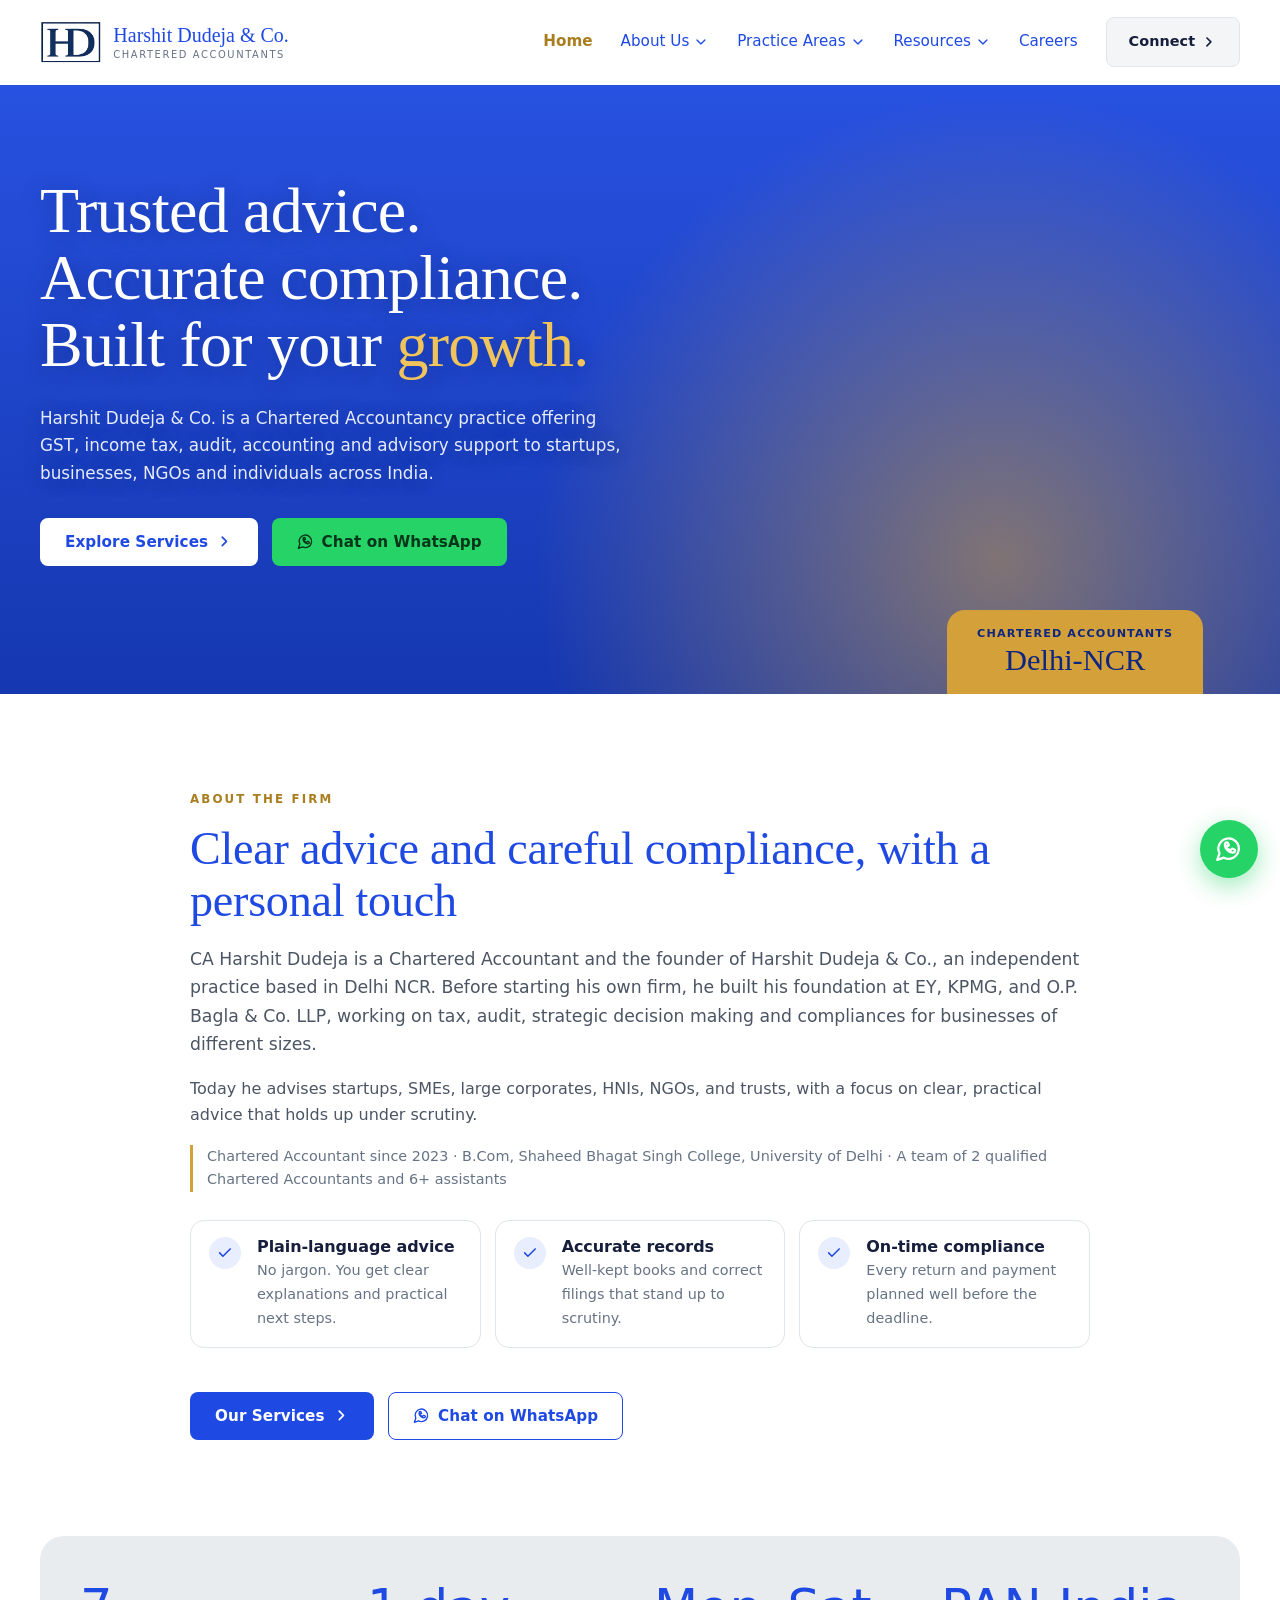
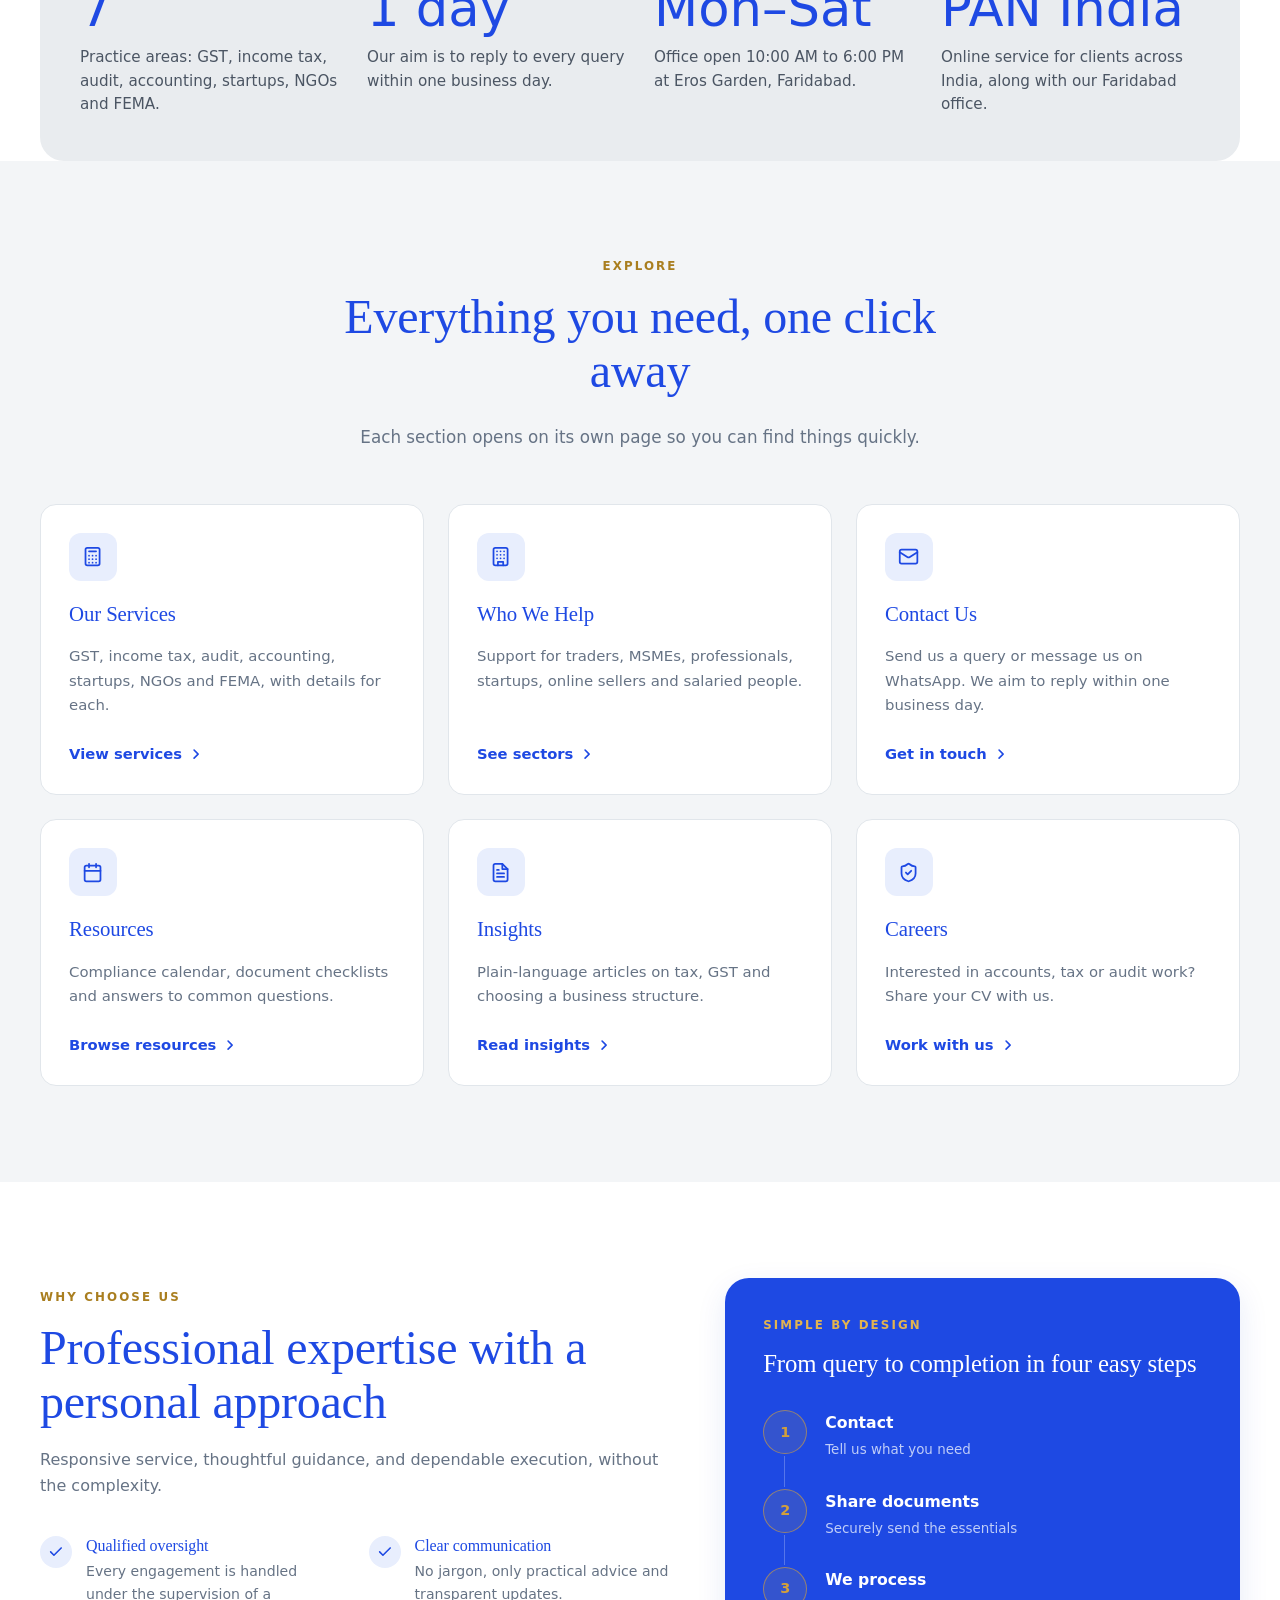
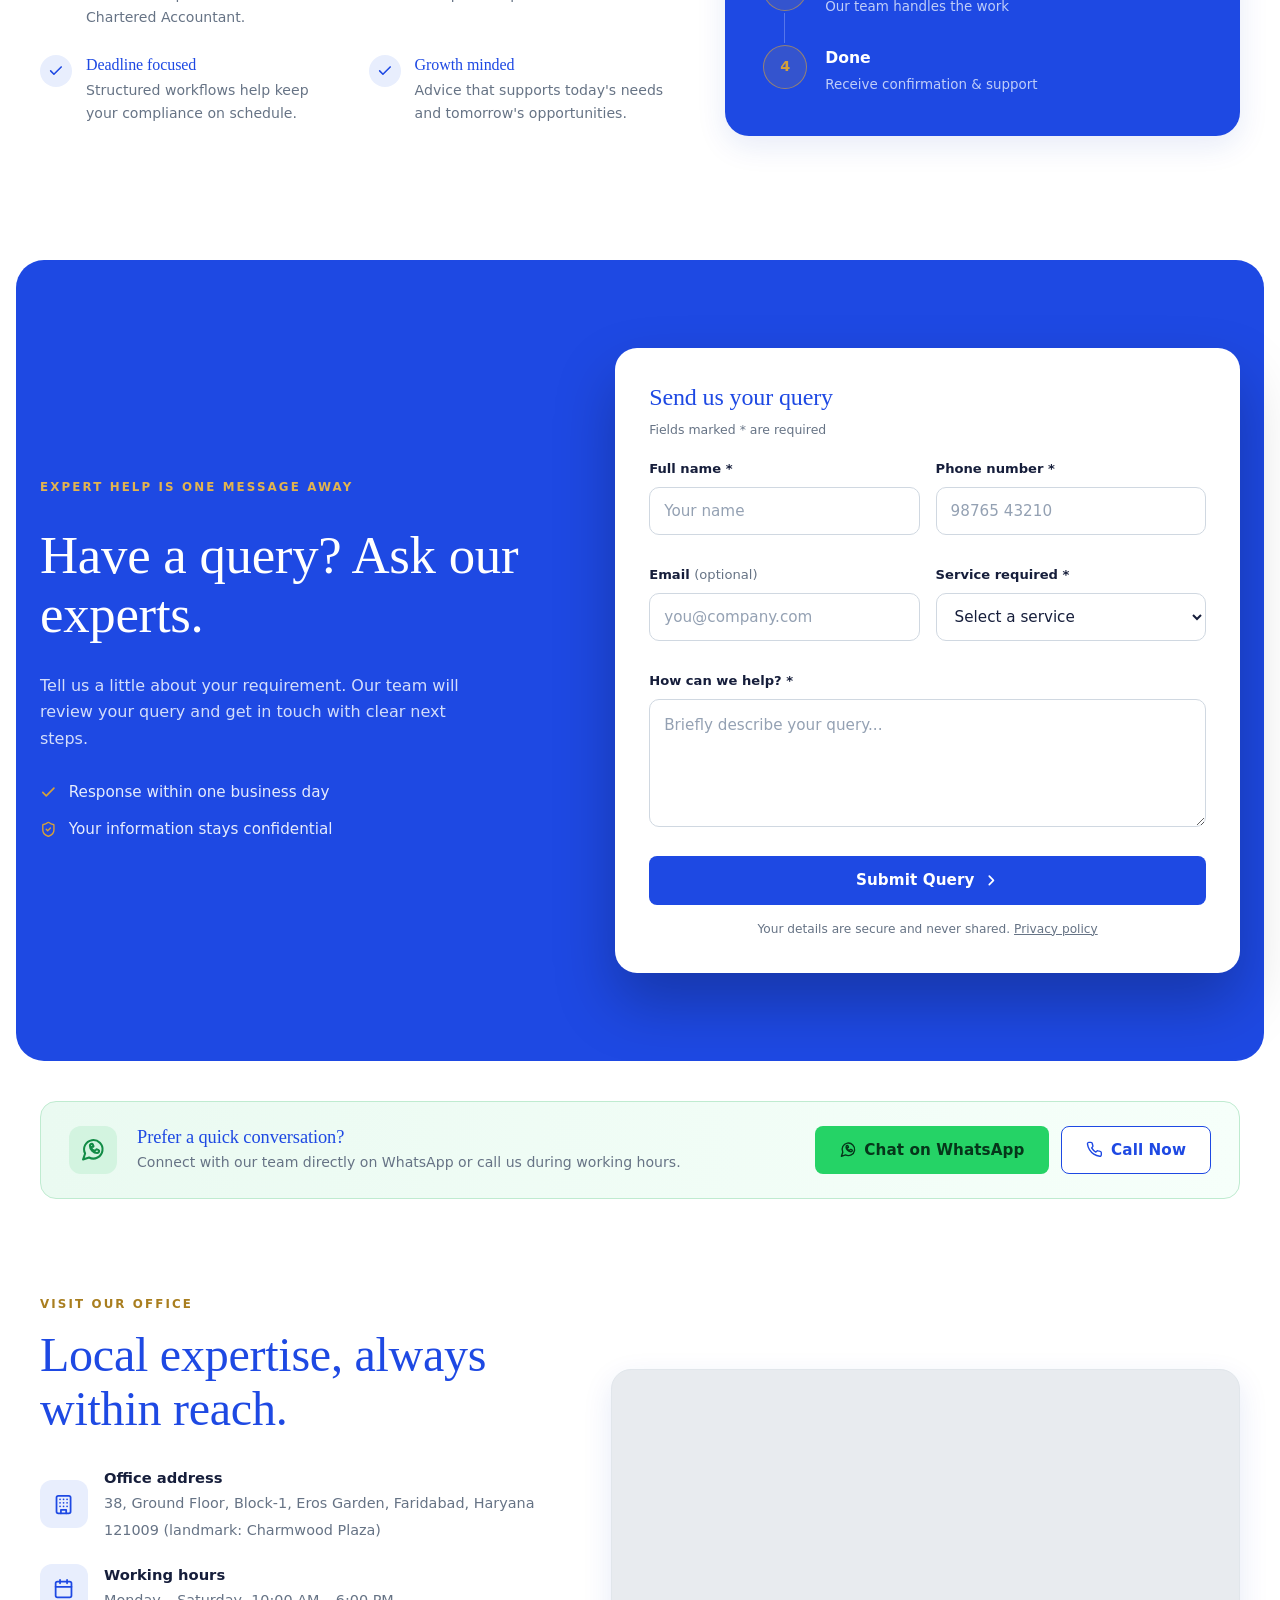
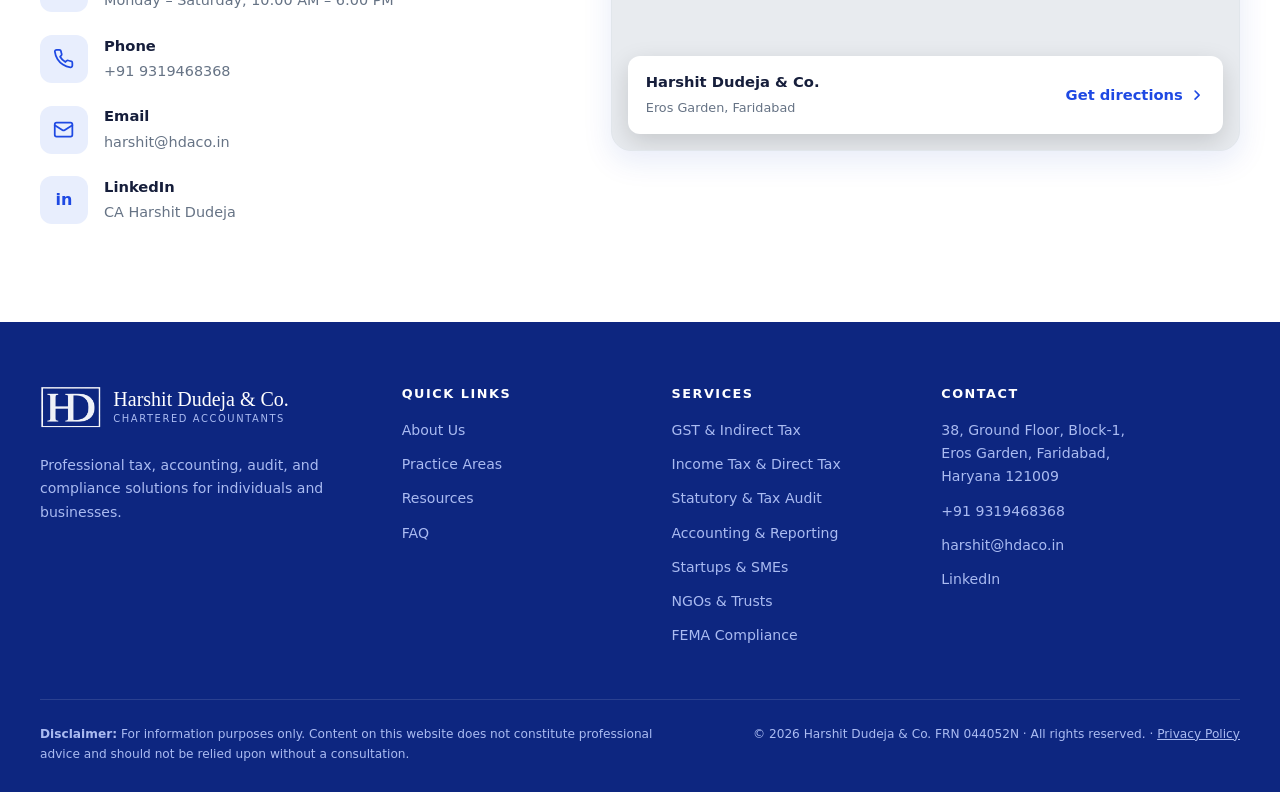
<file: index.html>
<!DOCTYPE html>
<html lang="en">
<head>
  <meta charset="UTF-8">
  <meta http-equiv="Content-Security-Policy" content="default-src 'self'; script-src 'self'; style-src 'self' 'unsafe-inline' https://fonts.googleapis.com; font-src https://fonts.gstatic.com; img-src 'self' data:; frame-src https://www.google.com; connect-src 'self' https://*.workers.dev; form-action 'self'; base-uri 'self'; object-src 'none'">
  <meta name="referrer" content="strict-origin-when-cross-origin">
  <meta name="viewport" content="width=device-width, initial-scale=1">
  <title>Harshit Dudeja &amp; Co. | Chartered Accountants in Faridabad</title>
  <meta name="description" content="Harshit Dudeja &amp; Co. offers accounting, GST, income tax filing, audit, company registration and tax planning services from Faridabad.">
  <meta name="theme-color" content="#1E49E3">
  <link rel="icon" href="images/favicon.png" type="image/png">
  <link rel="apple-touch-icon" href="images/favicon.png">
  <link rel="preconnect" href="https://fonts.googleapis.com">
  <link rel="preconnect" href="https://fonts.gstatic.com" crossorigin>
  <link href="https://fonts.googleapis.com/css2?family=DM+Sans:wght@400;500;600;700&family=DM+Serif+Display&display=swap" rel="stylesheet">
  <link rel="stylesheet" href="style.css?v=17">
  <script type="application/ld+json">
  {
    "@context": "https://schema.org",
    "@type": "AccountingService",
    "name": "Harshit Dudeja & Co.",
    "telephone": "+919319468368",
    "email": "harshit@hdaco.in",
    "address": {
      "@type": "PostalAddress",
      "streetAddress": "38, Ground Floor, Block-1, Eros Garden",
      "addressLocality": "Faridabad",
      "addressRegion": "Haryana",
      "postalCode": "121009",
      "addressCountry": "IN"
    },
    "openingHours": "Mo-Sa 10:00-18:00",
    "sameAs": ["https://www.linkedin.com/in/ca-harshit-dudeja"]
  }
  </script>
</head>
<body>

<!-- Icon sprite -->
<svg width="0" height="0" style="position:absolute" aria-hidden="true">
  <defs>
    <symbol id="i-calc" viewBox="0 0 24 24" fill="none" stroke="currentColor" stroke-width="2" stroke-linecap="round" stroke-linejoin="round"><rect width="16" height="20" x="4" y="2" rx="2"/><path d="M8 6h8M8 11h.01M12 11h.01M16 11h.01M8 15h.01M12 15h.01M16 15h.01M8 19h.01M12 19h.01M16 19h.01"/></symbol>
    <symbol id="i-file" viewBox="0 0 24 24" fill="none" stroke="currentColor" stroke-width="2" stroke-linecap="round" stroke-linejoin="round"><path d="M14 2H6a2 2 0 0 0-2 2v16a2 2 0 0 0 2 2h12a2 2 0 0 0 2-2V8z"/><path d="M14 2v6h6M16 13H8M16 17H8M10 9H8"/></symbol>
    <symbol id="i-shield" viewBox="0 0 24 24" fill="none" stroke="currentColor" stroke-width="2" stroke-linecap="round" stroke-linejoin="round"><path d="M20 13c0 5-3.5 7.5-7.7 8.9a1 1 0 0 1-.6 0C7.5 20.5 4 18 4 13V6a1 1 0 0 1 1-1c2 0 4.5-1.2 6.2-2.7a1.2 1.2 0 0 1 1.6 0C14.5 3.8 17 5 19 5a1 1 0 0 1 1 1z"/><path d="m9 12 2 2 4-4"/></symbol>
    <symbol id="i-building" viewBox="0 0 24 24" fill="none" stroke="currentColor" stroke-width="2" stroke-linecap="round" stroke-linejoin="round"><rect width="16" height="20" x="4" y="2" rx="2"/><path d="M9 22v-4h6v4M8 6h.01M12 6h.01M16 6h.01M8 10h.01M12 10h.01M16 10h.01M8 14h.01M12 14h.01M16 14h.01"/></symbol>
    <symbol id="i-percent" viewBox="0 0 24 24" fill="none" stroke="currentColor" stroke-width="2" stroke-linecap="round" stroke-linejoin="round"><path d="M19 5 5 19"/><circle cx="6.5" cy="6.5" r="2.5"/><circle cx="17.5" cy="17.5" r="2.5"/></symbol>
    <symbol id="i-calendar" viewBox="0 0 24 24" fill="none" stroke="currentColor" stroke-width="2" stroke-linecap="round" stroke-linejoin="round"><path d="M8 2v4M16 2v4"/><rect width="18" height="18" x="3" y="4" rx="2"/><path d="M3 10h18"/></symbol>
    <symbol id="i-phone" viewBox="0 0 24 24" fill="none" stroke="currentColor" stroke-width="2" stroke-linecap="round" stroke-linejoin="round"><path d="M22 16.9v3a2 2 0 0 1-2.2 2 19.8 19.8 0 0 1-8.6-3.1 19.5 19.5 0 0 1-6-6A19.8 19.8 0 0 1 2.1 4.2 2 2 0 0 1 4.1 2h3a2 2 0 0 1 2 1.7c.1 1 .4 1.9.7 2.8a2 2 0 0 1-.5 2.1L8.1 9.9a16 16 0 0 0 6 6l1.3-1.3a2 2 0 0 1 2.1-.4c.9.3 1.8.6 2.8.7a2 2 0 0 1 1.7 2z"/></symbol>
    <symbol id="i-whatsapp" viewBox="0 0 24 24" fill="none" stroke="currentColor" stroke-width="2" stroke-linecap="round" stroke-linejoin="round"><path d="M7.9 20A9 9 0 1 0 4 16.1L2 22z"/><path d="M9.5 9.5c.5 2 2 3.5 4 4l1.2-1.2a.8.8 0 0 1 .9-.2l1.6.7a.8.8 0 0 1 .5.8c-.1 1-.9 1.9-2 1.9-3.6 0-7-3.4-7-7 0-1.1.9-1.9 1.9-2a.8.8 0 0 1 .8.5l.7 1.6a.8.8 0 0 1-.2.9z"/></symbol>
    <symbol id="i-check" viewBox="0 0 24 24" fill="none" stroke="currentColor" stroke-width="2.4" stroke-linecap="round" stroke-linejoin="round"><path d="M20 6 9 17l-5-5"/></symbol>
    <symbol id="i-arrow" viewBox="0 0 24 24" fill="none" stroke="currentColor" stroke-width="2.4" stroke-linecap="round" stroke-linejoin="round"><path d="m9 6 6 6-6 6"/></symbol>
    <symbol id="i-mail" viewBox="0 0 24 24" fill="none" stroke="currentColor" stroke-width="2" stroke-linecap="round" stroke-linejoin="round"><rect width="20" height="16" x="2" y="4" rx="2"/><path d="m22 7-8.97 5.7a1.94 1.94 0 0 1-2.06 0L2 7"/></symbol>
    <symbol id="i-clock" viewBox="0 0 24 24" fill="none" stroke="currentColor" stroke-width="2" stroke-linecap="round" stroke-linejoin="round"><circle cx="12" cy="12" r="10"/><path d="M12 6v6l4 2"/></symbol>
    <symbol id="i-menu" viewBox="0 0 24 24" fill="none" stroke="currentColor" stroke-width="2" stroke-linecap="round" stroke-linejoin="round"><path d="M4 6h16M4 12h16M4 18h16"/></symbol>
    <symbol id="i-x" viewBox="0 0 24 24" fill="none" stroke="currentColor" stroke-width="2" stroke-linecap="round" stroke-linejoin="round"><path d="M18 6 6 18M6 6l12 12"/></symbol>
    <symbol id="i-chevron" viewBox="0 0 24 24" fill="none" stroke="currentColor" stroke-width="2" stroke-linecap="round" stroke-linejoin="round"><path d="m6 9 6 6 6-6"/></symbol>
    <symbol id="i-up" viewBox="0 0 24 24" fill="none" stroke="currentColor" stroke-width="2.4" stroke-linecap="round" stroke-linejoin="round"><path d="m18 15-6-6-6 6"/></symbol>
  </defs>
</svg>

<a class="skip-link" href="#main">Skip to content</a>

<!-- ============ HEADER ============ -->
<header class="site-header" id="top">
  <div class="container header-inner">
    <a class="brand" href="index.html" aria-label="Harshit Dudeja &amp; Co. home">
      <img class="brand-logo" src="images/logo-mark.png" alt="" width="52" height="40">
      <span class="brand-text"><strong>Harshit Dudeja &amp; Co.</strong><small>Chartered Accountants</small></span>
    </a>

    <nav class="nav" id="nav" aria-label="Main navigation">
      <ul class="menu">
        <li><a href="index.html">Home</a></li>
        <li class="has-sub">
          <button class="sub-toggle" type="button" aria-expanded="false">About Us <svg class="i"><use href="#i-chevron"/></svg></button>
          <ul class="sub">
            <li><a href="index.html#about">About the firm</a></li>
            <li><a href="index.html#why">Why choose us</a></li>
            <li><a href="index.html#office">Office &amp; location</a></li>
            <li id="navGallery" hidden><a href="index.html#gallery">Gallery</a></li>
          </ul>
        </li>
        <li class="has-sub">
          <button class="sub-toggle" type="button" aria-expanded="false">Practice Areas <svg class="i"><use href="#i-chevron"/></svg></button>
          <ul class="sub">
            <li><a href="services.html#gst">GST &amp; Indirect Tax</a></li>
            <li><a href="services.html#income-tax">Income Tax &amp; Direct Tax</a></li>
            <li><a href="services.html#audit">Statutory &amp; Tax Audit</a></li>
            <li><a href="services.html#accounting">Financial Reporting &amp; Accounting</a></li>
            <li><a href="services.html#startups">Startups &amp; SMEs</a></li>
            <li><a href="services.html#ngo">NGOs, Trusts &amp; Non-Profits</a></li>
            <li><a href="services.html#fema">Cross-Border &amp; FEMA Compliance</a></li>
            <li><a href="services.html#sectors">Who we help</a></li>
          </ul>
        </li>
        <li class="has-sub">
          <button class="sub-toggle" type="button" aria-expanded="false">Resources <svg class="i"><use href="#i-chevron"/></svg></button>
          <ul class="sub">
            <li><a href="resources.html">Compliance calendar</a></li>
            <li><a href="resources.html#checklist">Document checklist</a></li>
            <li><a href="insights.html">Insights</a></li>
            <li><a href="resources.html#faq">FAQ</a></li>
          </ul>
        </li>
        <li><a href="careers.html">Careers</a></li>
        <li class="menu-cta"><a class="btn-connect" href="index.html#contact">Connect <svg class="i"><use href="#i-arrow"/></svg></a></li>
      </ul>
    </nav>

    <button class="menu-toggle" id="menuToggle" aria-label="Open menu" aria-expanded="false" aria-controls="nav">
      <svg class="i"><use href="#i-menu"/></svg>
    </button>
  </div>
</header>

<main id="main">

<section class="hero">
  <div class="hero-bg" aria-hidden="true">
    <svg class="skyline" viewBox="0 0 800 400" preserveAspectRatio="xMaxYMax slice">
      <defs>
        <linearGradient id="bld" x1="0" y1="0" x2="0" y2="1"><stop offset="0" stop-color="#3C6C8C" stop-opacity=".75"/><stop offset="1" stop-color="#0B2B45" stop-opacity=".95"/></linearGradient>
      </defs>
      <g fill="url(#bld)">
        <rect x="300" y="170" width="60" height="230"/><rect x="368" y="110" width="52" height="290"/><rect x="428" y="200" width="70" height="200"/>
        <rect x="505" y="70" width="56" height="330"/><rect x="568" y="150" width="64" height="250"/><rect x="640" y="30" width="48" height="370"/>
        <rect x="696" y="120" width="60" height="280"/><rect x="760" y="190" width="40" height="210"/>
      </g>
      <g fill="#E7C277" opacity=".55">
        <rect x="312" y="190" width="6" height="8"/><rect x="330" y="214" width="6" height="8"/><rect x="380" y="140" width="6" height="8"/><rect x="398" y="176" width="6" height="8"/>
        <rect x="520" y="110" width="6" height="8"/><rect x="540" y="150" width="6" height="8"/><rect x="584" y="190" width="6" height="8"/><rect x="606" y="222" width="6" height="8"/>
        <rect x="654" y="70" width="6" height="8"/><rect x="668" y="120" width="6" height="8"/><rect x="712" y="160" width="6" height="8"/><rect x="736" y="200" width="6" height="8"/>
      </g>
    </svg>
  </div>


  <div class="container hero-inner">
    <div class="hero-copy">
      <h1>Trusted advice.<br>Accurate compliance.<br>Built for your <span class="gold">growth.</span></h1>
      <p class="lead">Harshit Dudeja &amp; Co. is a Chartered Accountancy practice offering GST, income tax, audit, accounting and advisory support to startups, businesses, NGOs and individuals across India.</p>
      <div class="hero-actions">
        <a class="btn btn-white" href="services.html">Explore Services <svg class="i"><use href="#i-arrow"/></svg></a>
        <a class="btn btn-wa" href="https://wa.me/919319468368" data-wa="Hello Harshit Dudeja & Co., I would like to know more about your services." target="_blank" rel="noopener noreferrer"><svg class="i"><use href="#i-whatsapp"/></svg> Chat on WhatsApp</a>
      </div>
    </div>
  </div>

  <div class="hero-tab">
    <small>Chartered Accountants</small>
    <strong>Delhi-NCR</strong>
  </div>
</section>


<section class="section" id="about">
  <div class="container about-grid about-single">
    <div class="about-copy">
      <p class="eyebrow">About the firm</p>
      <h2>Clear advice and careful compliance, with a personal touch</h2>
      <p class="about-lead">CA Harshit Dudeja is a Chartered Accountant and the founder of Harshit Dudeja &amp; Co., an independent practice based in Delhi NCR. Before starting his own firm, he built his foundation at EY, KPMG, and O.P. Bagla &amp; Co. LLP, working on tax, audit, strategic decision making and compliances for businesses of different sizes.</p>
      <p>Today he advises startups, SMEs, large corporates, HNIs, NGOs, and trusts, with a focus on clear, practical advice that holds up under scrutiny.</p>
      <p class="about-meta">Chartered Accountant since 2023 · B.Com, Shaheed Bhagat Singh College, University of Delhi · A team of 2 qualified Chartered Accountants and 6+ assistants</p>
      <ul class="about-points">
        <li><span class="tick"><svg class="i"><use href="#i-check"/></svg></span><div><h3>Plain-language advice</h3><p>No jargon. You get clear explanations and practical next steps.</p></div></li>
        <li><span class="tick"><svg class="i"><use href="#i-check"/></svg></span><div><h3>Accurate records</h3><p>Well-kept books and correct filings that stand up to scrutiny.</p></div></li>
        <li><span class="tick"><svg class="i"><use href="#i-check"/></svg></span><div><h3>On-time compliance</h3><p>Every return and payment planned well before the deadline.</p></div></li>
      </ul>
      <div class="hero-actions">
        <a class="btn btn-blue" href="services.html">Our Services <svg class="i"><use href="#i-arrow"/></svg></a>
        <a class="btn btn-outline" href="https://wa.me/919319468368" data-wa="Hello Harshit Dudeja & Co., I would like to talk about my requirement." target="_blank" rel="noopener noreferrer"><svg class="i"><use href="#i-whatsapp"/></svg> Chat on WhatsApp</a>
      </div>
    </div>
  </div>
</section>


<div class="container">
  <div class="facts" role="list">
    <div class="fact" role="listitem"><strong>7</strong><span>Practice areas: GST, income tax, audit, accounting, startups, NGOs and FEMA.</span></div>
    <div class="fact" role="listitem"><strong>1 day</strong><span>Our aim is to reply to every query within one business day.</span></div>
    <div class="fact" role="listitem"><strong>Mon–Sat</strong><span>Office open 10:00 AM to 6:00 PM at Eros Garden, Faridabad.</span></div>
    <div class="fact" role="listitem"><strong>PAN India</strong><span>Online service for clients across India, along with our Faridabad office.</span></div>
  </div>
</div>

<section class="section section-soft" id="explore"><div class="container">
    <div class="section-head"><p class="eyebrow">Explore</p><h2>Everything you need, one click away</h2><p>Each section opens on its own page so you can find things quickly.</p></div>
    <div class="grid-3">
<a class="card sector explore" href="services.html"><span class="icon-box"><svg class="i"><use href="#i-calc"/></svg></span><h3>Our Services</h3><p>GST, income tax, audit, accounting, startups, NGOs and FEMA, with details for each.</p><span class="link-blue">View services <svg class="i"><use href="#i-arrow"/></svg></span></a>
<a class="card sector explore" href="services.html#sectors"><span class="icon-box"><svg class="i"><use href="#i-building"/></svg></span><h3>Who We Help</h3><p>Support for traders, MSMEs, professionals, startups, online sellers and salaried people.</p><span class="link-blue">See sectors <svg class="i"><use href="#i-arrow"/></svg></span></a>
<a class="card sector explore" href="index.html#contact"><span class="icon-box"><svg class="i"><use href="#i-mail"/></svg></span><h3>Contact Us</h3><p>Send us a query or message us on WhatsApp. We aim to reply within one business day.</p><span class="link-blue">Get in touch <svg class="i"><use href="#i-arrow"/></svg></span></a>
<a class="card sector explore" href="resources.html"><span class="icon-box"><svg class="i"><use href="#i-calendar"/></svg></span><h3>Resources</h3><p>Compliance calendar, document checklists and answers to common questions.</p><span class="link-blue">Browse resources <svg class="i"><use href="#i-arrow"/></svg></span></a>
<a class="card sector explore" href="insights.html"><span class="icon-box"><svg class="i"><use href="#i-file"/></svg></span><h3>Insights</h3><p>Plain-language articles on tax, GST and choosing a business structure.</p><span class="link-blue">Read insights <svg class="i"><use href="#i-arrow"/></svg></span></a>
<a class="card sector explore" href="careers.html"><span class="icon-box"><svg class="i"><use href="#i-shield"/></svg></span><h3>Careers</h3><p>Interested in accounts, tax or audit work? Share your CV with us.</p><span class="link-blue">Work with us <svg class="i"><use href="#i-arrow"/></svg></span></a>
    </div>
</div></section>

<section class="section" id="why">
  <div class="container why-grid">
    <div>
      <p class="eyebrow">Why choose us</p>
      <h2>Professional expertise with a personal approach</h2>
      <p class="muted">Responsive service, thoughtful guidance, and dependable execution, without the complexity.</p>
      <div class="why-list">
        <div class="why-item"><span class="tick"><svg class="i"><use href="#i-check"/></svg></span><div><h3>Qualified oversight</h3><p>Every engagement is handled under the supervision of a Chartered Accountant.</p></div></div>
        <div class="why-item"><span class="tick"><svg class="i"><use href="#i-check"/></svg></span><div><h3>Clear communication</h3><p>No jargon, only practical advice and transparent updates.</p></div></div>
        <div class="why-item"><span class="tick"><svg class="i"><use href="#i-check"/></svg></span><div><h3>Deadline focused</h3><p>Structured workflows help keep your compliance on schedule.</p></div></div>
        <div class="why-item"><span class="tick"><svg class="i"><use href="#i-check"/></svg></span><div><h3>Growth minded</h3><p>Advice that supports today's needs and tomorrow's opportunities.</p></div></div>
      </div>
    </div>

    <div class="steps-card">
      <p class="eyebrow">Simple by design</p>
      <h3>From query to completion in four easy steps</h3>
      <ol class="steps">
        <li><span class="step-num">1</span><div><strong>Contact</strong><small>Tell us what you need</small></div></li>
        <li><span class="step-num">2</span><div><strong>Share documents</strong><small>Securely send the essentials</small></div></li>
        <li><span class="step-num">3</span><div><strong>We process</strong><small>Our team handles the work</small></div></li>
        <li><span class="step-num">4</span><div><strong>Done</strong><small>Receive confirmation &amp; support</small></div></li>
      </ol>
    </div>
  </div>
</section>


<section class="section" id="gallery" hidden>
  <div class="container">
    <div class="section-head"><p class="eyebrow">Gallery</p><h2>Life at our office</h2></div>
    <div class="gallery" id="galleryGrid"></div>
  </div>
</section>


<section class="band" id="contact">
  <div class="panel-blue">
    <div class="container contact-grid">
      <div class="contact-copy">
        <p class="eyebrow">Expert help is one message away</p>
        <h2>Have a query? Ask our experts.</h2>
        <p>Tell us a little about your requirement. Our team will review your query and get in touch with clear next steps.</p>
        <ul class="check-list">
          <li><svg class="i"><use href="#i-check"/></svg> Response within one business day</li>
          <li><svg class="i"><use href="#i-shield"/></svg> Your information stays confidential</li>
        </ul>
      </div>

      <form class="query-form" id="queryForm" novalidate>
        <h3>Send us your query</h3>
        <p class="fine-top">Fields marked * are required</p>

        <div class="row-2">
          <div class="field">
            <label for="qName">Full name *</label>
            <input type="text" id="qName" name="name" placeholder="Your name" autocomplete="name" required>
            <span class="error" data-for="qName"></span>
          </div>
          <div class="field">
            <label for="qPhone">Phone number *</label>
            <input type="tel" id="qPhone" name="phone" placeholder="98765 43210" autocomplete="tel" inputmode="tel" required>
            <span class="error" data-for="qPhone"></span>
          </div>
        </div>

        <div class="row-2">
          <div class="field">
            <label for="qEmail">Email <span class="hint">(optional)</span></label>
            <input type="email" id="qEmail" name="email" placeholder="you@company.com" autocomplete="email">
            <span class="error" data-for="qEmail"></span>
          </div>
          <div class="field">
            <label for="qService">Service required *</label>
            <select id="qService" name="service" required>
              <option value="">Select a service</option>
              <option>GST &amp; Indirect Tax</option>
              <option>Income Tax &amp; Direct Tax</option>
              <option>Statutory &amp; Tax Audit</option>
              <option>Financial Reporting &amp; Accounting</option>
              <option>Startups &amp; SMEs</option>
              <option>NGOs, Trusts &amp; Non-Profits</option>
              <option>Cross-Border &amp; FEMA Compliance</option>
              <option>Other</option>
            </select>
            <span class="error" data-for="qService"></span>
          </div>
        </div>

        <div class="field">
          <label for="qMessage">How can we help? *</label>
          <textarea id="qMessage" name="message" rows="4" placeholder="Briefly describe your query..." required></textarea>
          <span class="error" data-for="qMessage"></span>
        </div>

        <!-- Spam trap: real visitors never see or fill this -->
        <input type="checkbox" name="botcheck" class="hp" tabindex="-1" autocomplete="off" aria-hidden="true">

        <button class="btn btn-blue block" type="submit" id="qSubmit"><span id="qSubmitText">Submit Query</span> <svg class="i"><use href="#i-arrow"/></svg></button>
        <p class="form-status" id="formStatus" role="status" aria-live="polite"></p>
        <p class="fine center">Your details are secure and never shared. <a class="text-btn" href="privacy.html">Privacy policy</a></p>
      </form>
    </div>
  </div>
</section>


<section class="section tight">
  <div class="container">
    <div class="wa-banner">
      <span class="wa-icon"><svg class="i"><use href="#i-whatsapp"/></svg></span>
      <div class="wa-text">
        <h3>Prefer a quick conversation?</h3>
        <p>Connect with our team directly on WhatsApp or call us during working hours.</p>
      </div>
      <div class="wa-actions">
        <a class="btn btn-wa" href="https://wa.me/919319468368" data-wa="Hello Harshit Dudeja & Co., I need some help." target="_blank" rel="noopener noreferrer"><svg class="i"><use href="#i-whatsapp"/></svg> Chat on WhatsApp</a>
        <a class="btn btn-outline" href="tel:+919319468368"><svg class="i"><use href="#i-phone"/></svg> Call Now</a>
      </div>
    </div>
  </div>
</section>

<section class="section" id="office">
  <div class="container office-grid">
    <div>
      <p class="eyebrow">Visit our office</p>
      <h2>Local expertise, always within reach.</h2>
      <ul class="contact-list">
        <li><span class="icon-box"><svg class="i"><use href="#i-building"/></svg></span><div><strong>Office address</strong><span>38, Ground Floor, Block-1, Eros Garden, Faridabad, Haryana 121009 (landmark: Charmwood Plaza)</span></div></li>
        <li><span class="icon-box"><svg class="i"><use href="#i-calendar"/></svg></span><div><strong>Working hours</strong><span>Monday – Saturday, 10:00 AM – 6:00 PM</span></div></li>
        <li><span class="icon-box"><svg class="i"><use href="#i-phone"/></svg></span><div><strong>Phone</strong><a href="tel:+919319468368">+91 9319468368</a></div></li>
        <li><span class="icon-box"><svg class="i"><use href="#i-mail"/></svg></span><div><strong>Email</strong><a href="mailto:harshit@hdaco.in">harshit@hdaco.in</a></div></li>
        <li><span class="icon-box" style="font-weight:700;font-size:1rem">in</span><div><strong>LinkedIn</strong><a href="https://www.linkedin.com/in/ca-harshit-dudeja" target="_blank" rel="noopener noreferrer">CA Harshit Dudeja</a></div></li>
      </ul>
    </div>

    <div class="map-card">
      <iframe title="Map showing Eros Garden, Faridabad" loading="lazy" referrerpolicy="no-referrer-when-downgrade"
        src="https://www.google.com/maps?q=Charmwood+Plaza,+Eros+Garden,+Faridabad,+Haryana+121009&amp;output=embed"></iframe>
      <div class="map-info">
        <div><strong>Harshit Dudeja &amp; Co.</strong><small>Eros Garden, Faridabad</small></div>
        <a class="link-blue" href="https://www.google.com/maps/dir/?api=1&amp;destination=Charmwood+Plaza,+Eros+Garden,+Faridabad,+Haryana+121009" target="_blank" rel="noopener noreferrer">Get directions <svg class="i"><use href="#i-arrow"/></svg></a>
      </div>
    </div>
  </div>
</section>

</main>

<!-- ============ FOOTER ============ -->
<footer class="site-footer">
  <div class="container footer-grid">
    <div>
      <a class="brand brand-light" href="index.html">
        <img class="brand-logo" src="images/logo-mark-white.png" alt="" width="52" height="40">
        <span class="brand-text"><strong>Harshit Dudeja &amp; Co.</strong><small>Chartered Accountants</small></span>
      </a>
      <p class="footer-about">Professional tax, accounting, audit, and compliance solutions for individuals and businesses.</p>
    </div>
    <div>
      <h4>Quick Links</h4>
      <a href="index.html#about">About Us</a>
      <a href="services.html">Practice Areas</a>
      <a href="resources.html">Resources</a>
      <a href="resources.html#faq">FAQ</a>
    </div>
    <div>
      <h4>Services</h4>
      <a href="services.html#gst">GST &amp; Indirect Tax</a>
      <a href="services.html#income-tax">Income Tax &amp; Direct Tax</a>
      <a href="services.html#audit">Statutory &amp; Tax Audit</a>
      <a href="services.html#accounting">Accounting &amp; Reporting</a>
      <a href="services.html#startups">Startups &amp; SMEs</a>
      <a href="services.html#ngo">NGOs &amp; Trusts</a>
      <a href="services.html#fema">FEMA Compliance</a>
    </div>
    <div>
      <h4>Contact</h4>
      <span>38, Ground Floor, Block-1,<br>Eros Garden, Faridabad,<br>Haryana 121009</span>
      <a href="tel:+919319468368">+91 9319468368</a>
      <a href="mailto:harshit@hdaco.in">harshit@hdaco.in</a>
      <a href="https://www.linkedin.com/in/ca-harshit-dudeja" target="_blank" rel="noopener noreferrer">LinkedIn</a>
    </div>
  </div>
  <div class="container footer-bottom">
    <p><strong>Disclaimer:</strong> For information purposes only. Content on this website does not constitute professional advice and should not be relied upon without a consultation.</p>
    <p>© <span id="year">2026</span> Harshit Dudeja &amp; Co. FRN 044052N · All rights reserved. · <a class="text-btn" href="privacy.html">Privacy Policy</a></p>
  </div>
</footer>

<!-- Floating buttons -->
<a class="wa-float" id="waFloat" href="https://wa.me/919319468368" data-wa="Hello Harshit Dudeja & Co., I need some help." target="_blank" rel="noopener noreferrer" aria-label="Chat with us on WhatsApp">
  <svg class="i"><use href="#i-whatsapp"/></svg>
  <span class="wa-tip">Chat with us</span>
</a>
<button class="to-top" id="toTop" aria-label="Back to top" hidden><svg class="i"><use href="#i-up"/></svg></button>

<!-- Mobile sticky bar -->
<div class="mobile-bar">
  <a class="btn btn-outline" href="tel:+919319468368"><svg class="i"><use href="#i-phone"/></svg> Call</a>
  <a class="btn btn-wa" href="https://wa.me/919319468368" data-wa="Hello Harshit Dudeja & Co., I need some help." target="_blank" rel="noopener noreferrer"><svg class="i"><use href="#i-whatsapp"/></svg> WhatsApp</a>
</div>

<!-- Article / policy modal -->
<dialog class="modal" id="modal" aria-labelledby="modalTitle">
  <div class="modal-inner">
    <button class="modal-close" id="modalClose" aria-label="Close"><svg class="i"><use href="#i-x"/></svg></button>
    <h3 id="modalTitle"></h3>
    <div id="modalBody"></div>
    <a class="btn btn-wa" id="modalWa" href="https://wa.me/919319468368" target="_blank" rel="noopener noreferrer"><svg class="i"><use href="#i-whatsapp"/></svg> Ask us about this</a>
  </div>
</dialog>

<script src="script.js?v=17"></script>
</body>
</html>
</file>
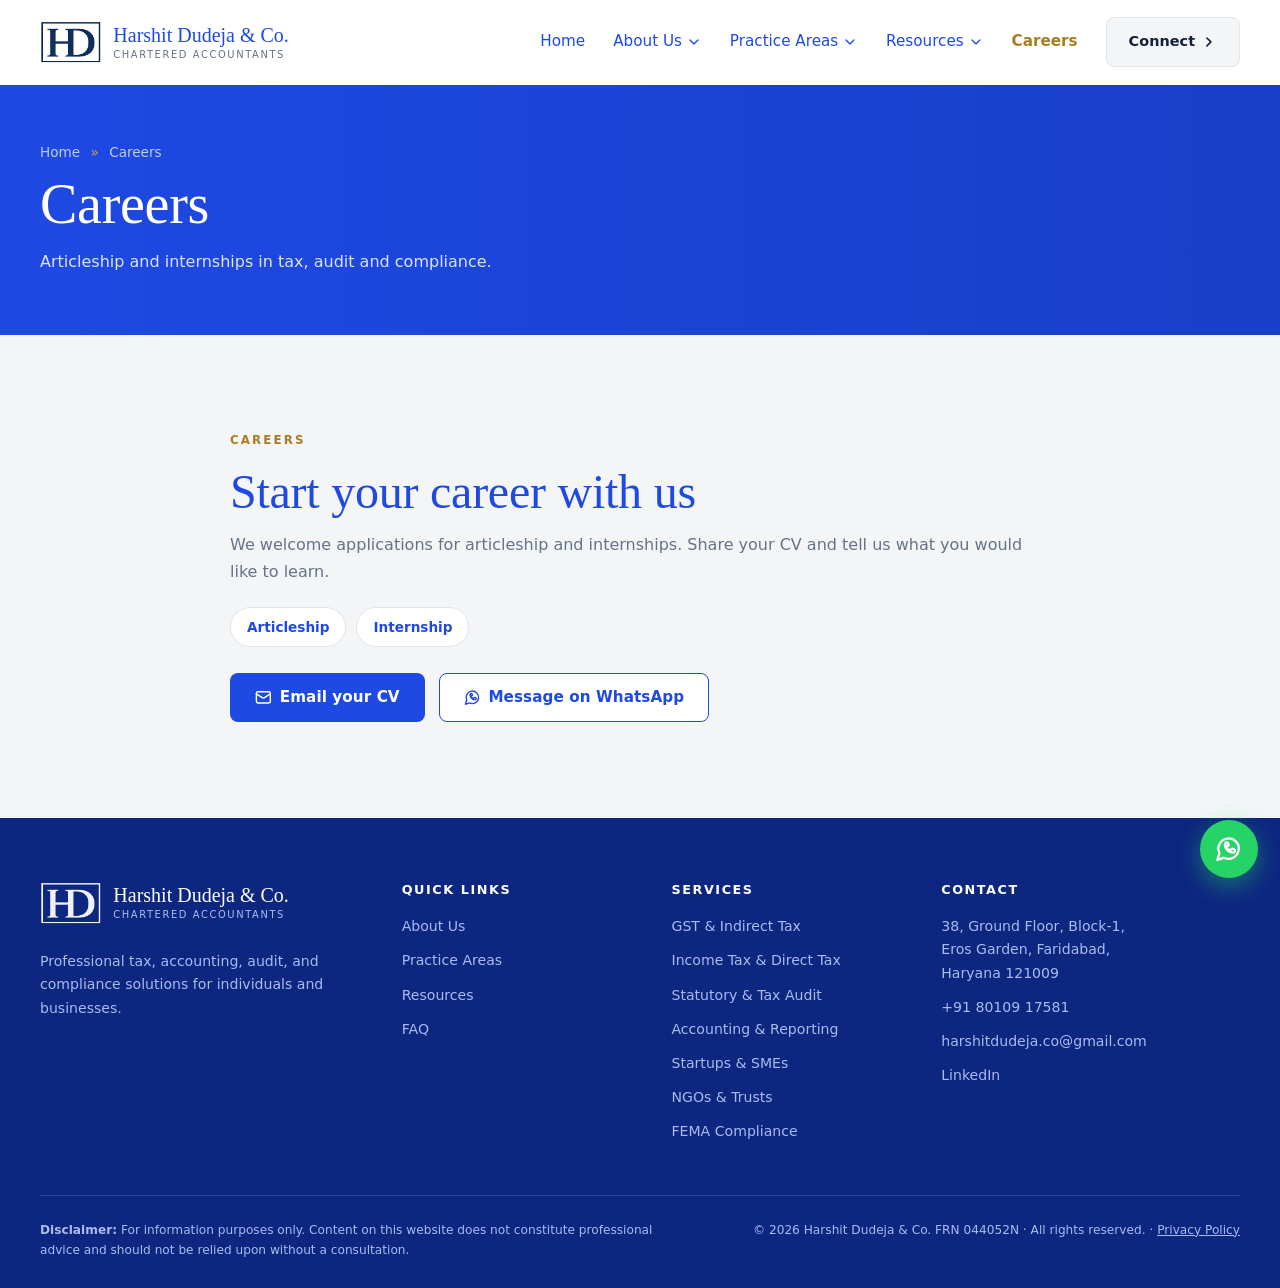
<file: careers.html>
<!DOCTYPE html>
<html lang="en">
<head>
  <meta charset="UTF-8">
  <meta http-equiv="Content-Security-Policy" content="default-src 'self'; script-src 'self'; style-src 'self' 'unsafe-inline' https://fonts.googleapis.com; font-src https://fonts.gstatic.com; img-src 'self' data:; frame-src https://www.google.com; connect-src 'self' https://*.workers.dev; form-action 'self'; base-uri 'self'; object-src 'none'">
  <meta name="referrer" content="strict-origin-when-cross-origin">
  <meta name="viewport" content="width=device-width, initial-scale=1">
  <title>Careers | Harshit Dudeja &amp; Co.</title>
  <meta name="description" content="Articleship and internship applications are open at Harshit Dudeja &amp; Co. Share your CV with us.">
  <meta name="theme-color" content="#1E49E3">
  <link rel="icon" href="images/favicon.png" type="image/png">
  <link rel="apple-touch-icon" href="images/favicon.png">
  <link rel="preconnect" href="https://fonts.googleapis.com">
  <link rel="preconnect" href="https://fonts.gstatic.com" crossorigin>
  <link href="https://fonts.googleapis.com/css2?family=DM+Sans:wght@400;500;600;700&family=DM+Serif+Display&display=swap" rel="stylesheet">
  <link rel="stylesheet" href="style.css?v=17">
  <script type="application/ld+json">
  {
    "@context": "https://schema.org",
    "@type": "AccountingService",
    "name": "Harshit Dudeja & Co.",
    "telephone": "+918010917581",
    "email": "harshitdudeja.co@gmail.com",
    "address": {
      "@type": "PostalAddress",
      "streetAddress": "38, Ground Floor, Block-1, Eros Garden",
      "addressLocality": "Faridabad",
      "addressRegion": "Haryana",
      "postalCode": "121009",
      "addressCountry": "IN"
    },
    "openingHours": "Mo-Sa 10:00-18:00",
    "sameAs": ["https://www.linkedin.com/in/ca-harshit-dudeja"]
  }
  </script>
</head>
<body>

<!-- Icon sprite -->
<svg width="0" height="0" style="position:absolute" aria-hidden="true">
  <defs>
    <symbol id="i-calc" viewBox="0 0 24 24" fill="none" stroke="currentColor" stroke-width="2" stroke-linecap="round" stroke-linejoin="round"><rect width="16" height="20" x="4" y="2" rx="2"/><path d="M8 6h8M8 11h.01M12 11h.01M16 11h.01M8 15h.01M12 15h.01M16 15h.01M8 19h.01M12 19h.01M16 19h.01"/></symbol>
    <symbol id="i-file" viewBox="0 0 24 24" fill="none" stroke="currentColor" stroke-width="2" stroke-linecap="round" stroke-linejoin="round"><path d="M14 2H6a2 2 0 0 0-2 2v16a2 2 0 0 0 2 2h12a2 2 0 0 0 2-2V8z"/><path d="M14 2v6h6M16 13H8M16 17H8M10 9H8"/></symbol>
    <symbol id="i-shield" viewBox="0 0 24 24" fill="none" stroke="currentColor" stroke-width="2" stroke-linecap="round" stroke-linejoin="round"><path d="M20 13c0 5-3.5 7.5-7.7 8.9a1 1 0 0 1-.6 0C7.5 20.5 4 18 4 13V6a1 1 0 0 1 1-1c2 0 4.5-1.2 6.2-2.7a1.2 1.2 0 0 1 1.6 0C14.5 3.8 17 5 19 5a1 1 0 0 1 1 1z"/><path d="m9 12 2 2 4-4"/></symbol>
    <symbol id="i-building" viewBox="0 0 24 24" fill="none" stroke="currentColor" stroke-width="2" stroke-linecap="round" stroke-linejoin="round"><rect width="16" height="20" x="4" y="2" rx="2"/><path d="M9 22v-4h6v4M8 6h.01M12 6h.01M16 6h.01M8 10h.01M12 10h.01M16 10h.01M8 14h.01M12 14h.01M16 14h.01"/></symbol>
    <symbol id="i-percent" viewBox="0 0 24 24" fill="none" stroke="currentColor" stroke-width="2" stroke-linecap="round" stroke-linejoin="round"><path d="M19 5 5 19"/><circle cx="6.5" cy="6.5" r="2.5"/><circle cx="17.5" cy="17.5" r="2.5"/></symbol>
    <symbol id="i-calendar" viewBox="0 0 24 24" fill="none" stroke="currentColor" stroke-width="2" stroke-linecap="round" stroke-linejoin="round"><path d="M8 2v4M16 2v4"/><rect width="18" height="18" x="3" y="4" rx="2"/><path d="M3 10h18"/></symbol>
    <symbol id="i-phone" viewBox="0 0 24 24" fill="none" stroke="currentColor" stroke-width="2" stroke-linecap="round" stroke-linejoin="round"><path d="M22 16.9v3a2 2 0 0 1-2.2 2 19.8 19.8 0 0 1-8.6-3.1 19.5 19.5 0 0 1-6-6A19.8 19.8 0 0 1 2.1 4.2 2 2 0 0 1 4.1 2h3a2 2 0 0 1 2 1.7c.1 1 .4 1.9.7 2.8a2 2 0 0 1-.5 2.1L8.1 9.9a16 16 0 0 0 6 6l1.3-1.3a2 2 0 0 1 2.1-.4c.9.3 1.8.6 2.8.7a2 2 0 0 1 1.7 2z"/></symbol>
    <symbol id="i-whatsapp" viewBox="0 0 24 24" fill="none" stroke="currentColor" stroke-width="2" stroke-linecap="round" stroke-linejoin="round"><path d="M7.9 20A9 9 0 1 0 4 16.1L2 22z"/><path d="M9.5 9.5c.5 2 2 3.5 4 4l1.2-1.2a.8.8 0 0 1 .9-.2l1.6.7a.8.8 0 0 1 .5.8c-.1 1-.9 1.9-2 1.9-3.6 0-7-3.4-7-7 0-1.1.9-1.9 1.9-2a.8.8 0 0 1 .8.5l.7 1.6a.8.8 0 0 1-.2.9z"/></symbol>
    <symbol id="i-check" viewBox="0 0 24 24" fill="none" stroke="currentColor" stroke-width="2.4" stroke-linecap="round" stroke-linejoin="round"><path d="M20 6 9 17l-5-5"/></symbol>
    <symbol id="i-arrow" viewBox="0 0 24 24" fill="none" stroke="currentColor" stroke-width="2.4" stroke-linecap="round" stroke-linejoin="round"><path d="m9 6 6 6-6 6"/></symbol>
    <symbol id="i-mail" viewBox="0 0 24 24" fill="none" stroke="currentColor" stroke-width="2" stroke-linecap="round" stroke-linejoin="round"><rect width="20" height="16" x="2" y="4" rx="2"/><path d="m22 7-8.97 5.7a1.94 1.94 0 0 1-2.06 0L2 7"/></symbol>
    <symbol id="i-clock" viewBox="0 0 24 24" fill="none" stroke="currentColor" stroke-width="2" stroke-linecap="round" stroke-linejoin="round"><circle cx="12" cy="12" r="10"/><path d="M12 6v6l4 2"/></symbol>
    <symbol id="i-menu" viewBox="0 0 24 24" fill="none" stroke="currentColor" stroke-width="2" stroke-linecap="round" stroke-linejoin="round"><path d="M4 6h16M4 12h16M4 18h16"/></symbol>
    <symbol id="i-x" viewBox="0 0 24 24" fill="none" stroke="currentColor" stroke-width="2" stroke-linecap="round" stroke-linejoin="round"><path d="M18 6 6 18M6 6l12 12"/></symbol>
    <symbol id="i-chevron" viewBox="0 0 24 24" fill="none" stroke="currentColor" stroke-width="2" stroke-linecap="round" stroke-linejoin="round"><path d="m6 9 6 6 6-6"/></symbol>
    <symbol id="i-up" viewBox="0 0 24 24" fill="none" stroke="currentColor" stroke-width="2.4" stroke-linecap="round" stroke-linejoin="round"><path d="m18 15-6-6-6 6"/></symbol>
  </defs>
</svg>

<a class="skip-link" href="#main">Skip to content</a>

<!-- ============ HEADER ============ -->
<header class="site-header" id="top">
  <div class="container header-inner">
    <a class="brand" href="index.html" aria-label="Harshit Dudeja &amp; Co. home">
      <img class="brand-logo" src="images/logo-mark.png" alt="" width="52" height="40">
      <span class="brand-text"><strong>Harshit Dudeja &amp; Co.</strong><small>Chartered Accountants</small></span>
    </a>

    <nav class="nav" id="nav" aria-label="Main navigation">
      <ul class="menu">
        <li><a href="index.html">Home</a></li>
        <li class="has-sub">
          <button class="sub-toggle" type="button" aria-expanded="false">About Us <svg class="i"><use href="#i-chevron"/></svg></button>
          <ul class="sub">
            <li><a href="index.html#about">About the firm</a></li>
            <li><a href="index.html#why">Why choose us</a></li>
            <li><a href="index.html#office">Office &amp; location</a></li>
            <li id="navGallery" hidden><a href="index.html#gallery">Gallery</a></li>
          </ul>
        </li>
        <li class="has-sub">
          <button class="sub-toggle" type="button" aria-expanded="false">Practice Areas <svg class="i"><use href="#i-chevron"/></svg></button>
          <ul class="sub">
            <li><a href="services.html#gst">GST &amp; Indirect Tax</a></li>
            <li><a href="services.html#income-tax">Income Tax &amp; Direct Tax</a></li>
            <li><a href="services.html#audit">Statutory &amp; Tax Audit</a></li>
            <li><a href="services.html#accounting">Financial Reporting &amp; Accounting</a></li>
            <li><a href="services.html#startups">Startups &amp; SMEs</a></li>
            <li><a href="services.html#ngo">NGOs, Trusts &amp; Non-Profits</a></li>
            <li><a href="services.html#fema">Cross-Border &amp; FEMA Compliance</a></li>
            <li><a href="services.html#sectors">Who we help</a></li>
          </ul>
        </li>
        <li class="has-sub">
          <button class="sub-toggle" type="button" aria-expanded="false">Resources <svg class="i"><use href="#i-chevron"/></svg></button>
          <ul class="sub">
            <li><a href="resources.html">Compliance calendar</a></li>
            <li><a href="resources.html#checklist">Document checklist</a></li>
            <li><a href="insights.html">Insights</a></li>
            <li><a href="resources.html#faq">FAQ</a></li>
          </ul>
        </li>
        <li><a href="careers.html">Careers</a></li>
        <li class="menu-cta"><a class="btn-connect" href="index.html#contact">Connect <svg class="i"><use href="#i-arrow"/></svg></a></li>
      </ul>
    </nav>

    <button class="menu-toggle" id="menuToggle" aria-label="Open menu" aria-expanded="false" aria-controls="nav">
      <svg class="i"><use href="#i-menu"/></svg>
    </button>
  </div>
</header>

<main id="main">
<section class="page-hero"><div class="container">
  <p class="crumb"><a href="index.html">Home</a> <span>»</span> Careers</p>
  <h1>Careers</h1><p>Articleship and internships in tax, audit and compliance.</p>
</div></section>

<section class="section section-soft" id="careers">
  <div class="container careers-box">
    <div>
      <p class="eyebrow">Careers</p>
      <h2>Start your career with us</h2>
      <p class="muted">We welcome applications for articleship and internships. Share your CV and tell us what you would like to learn.</p>
      <div class="chips"><span>Articleship</span><span>Internship</span></div>
      <div class="hero-actions">
        <a class="btn btn-blue" href="mailto:harshitdudeja.co@gmail.com?subject=Career%20enquiry%20-%20CA%20Harshit%20Dudeja%20%26%20Co.&amp;body=Name%3A%0ARole%20interested%20in%3A%0AQualification%3A%0A(Please%20attach%20your%20CV)"><svg class="i"><use href="#i-mail"/></svg> Email your CV</a>
        <a class="btn btn-outline" href="https://wa.me/918010917581" data-wa="Hello, I am interested in working with Harshit Dudeja & Co. Role: " target="_blank" rel="noopener noreferrer"><svg class="i"><use href="#i-whatsapp"/></svg> Message on WhatsApp</a>
      </div>
    </div>
  </div>
</section>
</main>

<!-- ============ FOOTER ============ -->
<footer class="site-footer">
  <div class="container footer-grid">
    <div>
      <a class="brand brand-light" href="index.html">
        <img class="brand-logo" src="images/logo-mark-white.png" alt="" width="52" height="40">
        <span class="brand-text"><strong>Harshit Dudeja &amp; Co.</strong><small>Chartered Accountants</small></span>
      </a>
      <p class="footer-about">Professional tax, accounting, audit, and compliance solutions for individuals and businesses.</p>
    </div>
    <div>
      <h4>Quick Links</h4>
      <a href="index.html#about">About Us</a>
      <a href="services.html">Practice Areas</a>
      <a href="resources.html">Resources</a>
      <a href="resources.html#faq">FAQ</a>
    </div>
    <div>
      <h4>Services</h4>
      <a href="services.html#gst">GST &amp; Indirect Tax</a>
      <a href="services.html#income-tax">Income Tax &amp; Direct Tax</a>
      <a href="services.html#audit">Statutory &amp; Tax Audit</a>
      <a href="services.html#accounting">Accounting &amp; Reporting</a>
      <a href="services.html#startups">Startups &amp; SMEs</a>
      <a href="services.html#ngo">NGOs &amp; Trusts</a>
      <a href="services.html#fema">FEMA Compliance</a>
    </div>
    <div>
      <h4>Contact</h4>
      <span>38, Ground Floor, Block-1,<br>Eros Garden, Faridabad,<br>Haryana 121009</span>
      <a href="tel:+918010917581">+91 80109 17581</a>
      <a href="mailto:harshitdudeja.co@gmail.com">harshitdudeja.co@gmail.com</a>
      <a href="https://www.linkedin.com/in/ca-harshit-dudeja" target="_blank" rel="noopener noreferrer">LinkedIn</a>
    </div>
  </div>
  <div class="container footer-bottom">
    <p><strong>Disclaimer:</strong> For information purposes only. Content on this website does not constitute professional advice and should not be relied upon without a consultation.</p>
    <p>© <span id="year">2026</span> Harshit Dudeja &amp; Co. FRN 044052N · All rights reserved. · <a class="text-btn" href="privacy.html">Privacy Policy</a></p>
  </div>
</footer>

<!-- Floating buttons -->
<a class="wa-float" id="waFloat" href="https://wa.me/918010917581" data-wa="Hello Harshit Dudeja & Co., I need some help." target="_blank" rel="noopener noreferrer" aria-label="Chat with us on WhatsApp">
  <svg class="i"><use href="#i-whatsapp"/></svg>
  <span class="wa-tip">Chat with us</span>
</a>
<button class="to-top" id="toTop" aria-label="Back to top" hidden><svg class="i"><use href="#i-up"/></svg></button>

<!-- Mobile sticky bar -->
<div class="mobile-bar">
  <a class="btn btn-outline" href="tel:+918010917581"><svg class="i"><use href="#i-phone"/></svg> Call</a>
  <a class="btn btn-wa" href="https://wa.me/918010917581" data-wa="Hello Harshit Dudeja & Co., I need some help." target="_blank" rel="noopener noreferrer"><svg class="i"><use href="#i-whatsapp"/></svg> WhatsApp</a>
</div>

<!-- Article / policy modal -->
<dialog class="modal" id="modal" aria-labelledby="modalTitle">
  <div class="modal-inner">
    <button class="modal-close" id="modalClose" aria-label="Close"><svg class="i"><use href="#i-x"/></svg></button>
    <h3 id="modalTitle"></h3>
    <div id="modalBody"></div>
    <a class="btn btn-wa" id="modalWa" href="https://wa.me/918010917581" target="_blank" rel="noopener noreferrer"><svg class="i"><use href="#i-whatsapp"/></svg> Ask us about this</a>
  </div>
</dialog>

<script src="script.js?v=17"></script>
</body>
</html>
</file>
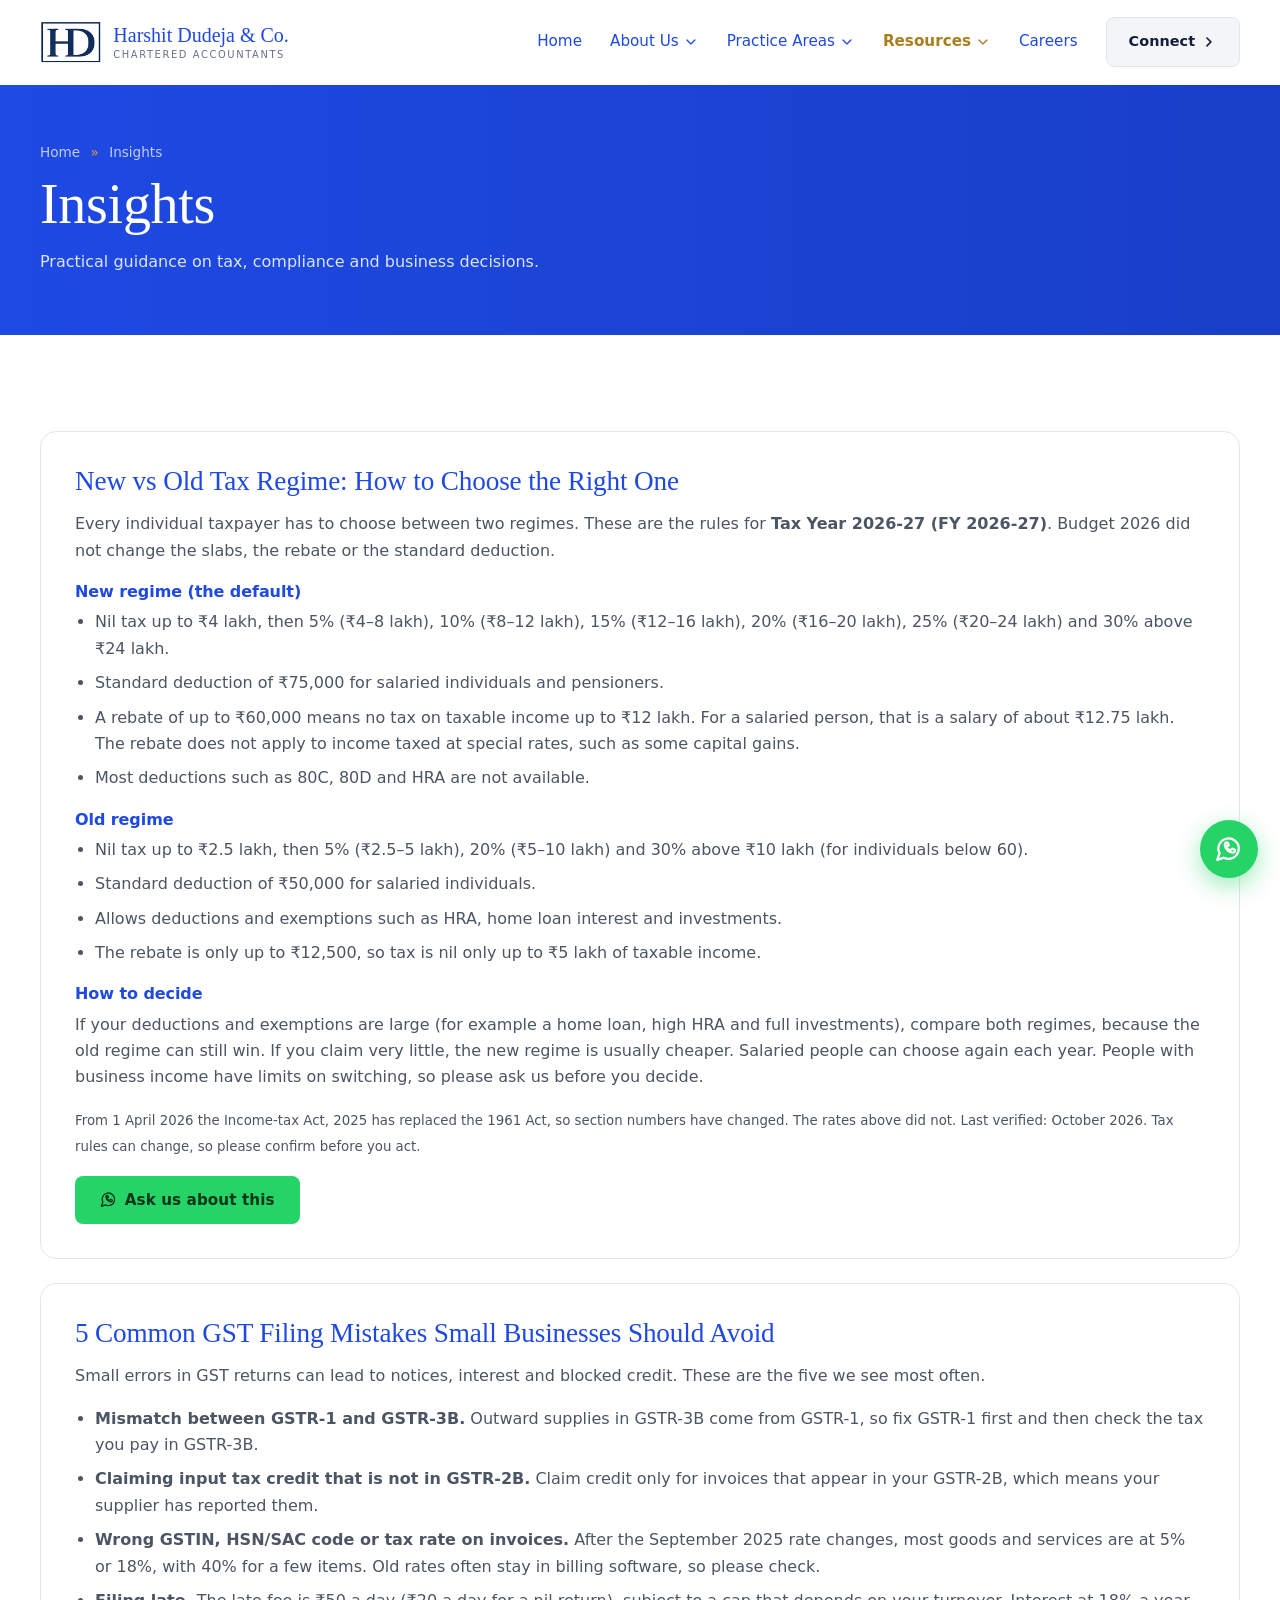
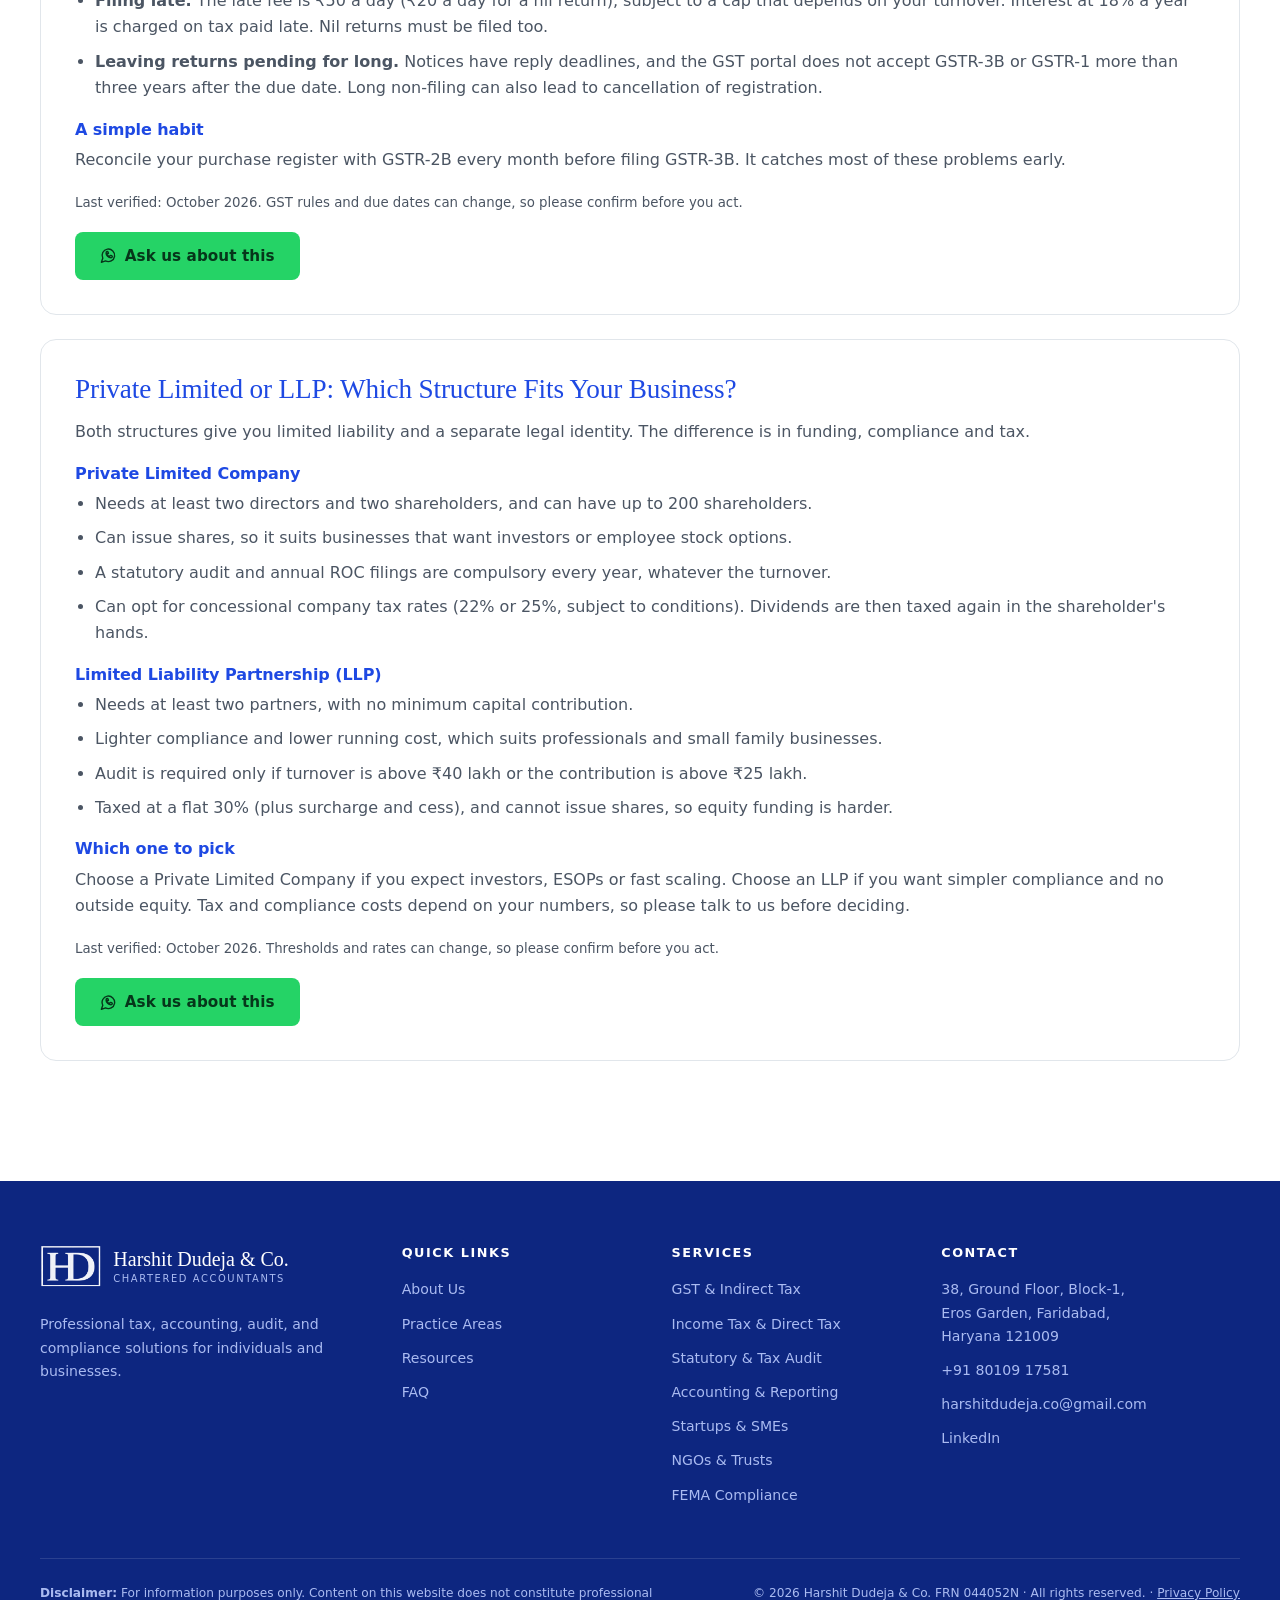
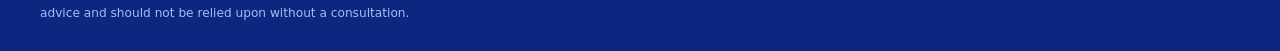
<file: insights.html>
<!DOCTYPE html>
<html lang="en">
<head>
  <meta charset="UTF-8">
  <meta http-equiv="Content-Security-Policy" content="default-src 'self'; script-src 'self'; style-src 'self' 'unsafe-inline' https://fonts.googleapis.com; font-src https://fonts.gstatic.com; img-src 'self' data:; frame-src https://www.google.com; connect-src 'self' https://*.workers.dev; form-action 'self'; base-uri 'self'; object-src 'none'">
  <meta name="referrer" content="strict-origin-when-cross-origin">
  <meta name="viewport" content="width=device-width, initial-scale=1">
  <title>Insights | Harshit Dudeja &amp; Co.</title>
  <meta name="description" content="Plain-language articles on income tax regimes, GST filing mistakes and company structure.">
  <meta name="theme-color" content="#1E49E3">
  <link rel="icon" href="images/favicon.png" type="image/png">
  <link rel="apple-touch-icon" href="images/favicon.png">
  <link rel="preconnect" href="https://fonts.googleapis.com">
  <link rel="preconnect" href="https://fonts.gstatic.com" crossorigin>
  <link href="https://fonts.googleapis.com/css2?family=DM+Sans:wght@400;500;600;700&family=DM+Serif+Display&display=swap" rel="stylesheet">
  <link rel="stylesheet" href="style.css?v=17">
  <script type="application/ld+json">
  {
    "@context": "https://schema.org",
    "@type": "AccountingService",
    "name": "Harshit Dudeja & Co.",
    "telephone": "+918010917581",
    "email": "harshitdudeja.co@gmail.com",
    "address": {
      "@type": "PostalAddress",
      "streetAddress": "38, Ground Floor, Block-1, Eros Garden",
      "addressLocality": "Faridabad",
      "addressRegion": "Haryana",
      "postalCode": "121009",
      "addressCountry": "IN"
    },
    "openingHours": "Mo-Sa 10:00-18:00",
    "sameAs": ["https://www.linkedin.com/in/ca-harshit-dudeja"]
  }
  </script>
</head>
<body>

<!-- Icon sprite -->
<svg width="0" height="0" style="position:absolute" aria-hidden="true">
  <defs>
    <symbol id="i-calc" viewBox="0 0 24 24" fill="none" stroke="currentColor" stroke-width="2" stroke-linecap="round" stroke-linejoin="round"><rect width="16" height="20" x="4" y="2" rx="2"/><path d="M8 6h8M8 11h.01M12 11h.01M16 11h.01M8 15h.01M12 15h.01M16 15h.01M8 19h.01M12 19h.01M16 19h.01"/></symbol>
    <symbol id="i-file" viewBox="0 0 24 24" fill="none" stroke="currentColor" stroke-width="2" stroke-linecap="round" stroke-linejoin="round"><path d="M14 2H6a2 2 0 0 0-2 2v16a2 2 0 0 0 2 2h12a2 2 0 0 0 2-2V8z"/><path d="M14 2v6h6M16 13H8M16 17H8M10 9H8"/></symbol>
    <symbol id="i-shield" viewBox="0 0 24 24" fill="none" stroke="currentColor" stroke-width="2" stroke-linecap="round" stroke-linejoin="round"><path d="M20 13c0 5-3.5 7.5-7.7 8.9a1 1 0 0 1-.6 0C7.5 20.5 4 18 4 13V6a1 1 0 0 1 1-1c2 0 4.5-1.2 6.2-2.7a1.2 1.2 0 0 1 1.6 0C14.5 3.8 17 5 19 5a1 1 0 0 1 1 1z"/><path d="m9 12 2 2 4-4"/></symbol>
    <symbol id="i-building" viewBox="0 0 24 24" fill="none" stroke="currentColor" stroke-width="2" stroke-linecap="round" stroke-linejoin="round"><rect width="16" height="20" x="4" y="2" rx="2"/><path d="M9 22v-4h6v4M8 6h.01M12 6h.01M16 6h.01M8 10h.01M12 10h.01M16 10h.01M8 14h.01M12 14h.01M16 14h.01"/></symbol>
    <symbol id="i-percent" viewBox="0 0 24 24" fill="none" stroke="currentColor" stroke-width="2" stroke-linecap="round" stroke-linejoin="round"><path d="M19 5 5 19"/><circle cx="6.5" cy="6.5" r="2.5"/><circle cx="17.5" cy="17.5" r="2.5"/></symbol>
    <symbol id="i-calendar" viewBox="0 0 24 24" fill="none" stroke="currentColor" stroke-width="2" stroke-linecap="round" stroke-linejoin="round"><path d="M8 2v4M16 2v4"/><rect width="18" height="18" x="3" y="4" rx="2"/><path d="M3 10h18"/></symbol>
    <symbol id="i-phone" viewBox="0 0 24 24" fill="none" stroke="currentColor" stroke-width="2" stroke-linecap="round" stroke-linejoin="round"><path d="M22 16.9v3a2 2 0 0 1-2.2 2 19.8 19.8 0 0 1-8.6-3.1 19.5 19.5 0 0 1-6-6A19.8 19.8 0 0 1 2.1 4.2 2 2 0 0 1 4.1 2h3a2 2 0 0 1 2 1.7c.1 1 .4 1.9.7 2.8a2 2 0 0 1-.5 2.1L8.1 9.9a16 16 0 0 0 6 6l1.3-1.3a2 2 0 0 1 2.1-.4c.9.3 1.8.6 2.8.7a2 2 0 0 1 1.7 2z"/></symbol>
    <symbol id="i-whatsapp" viewBox="0 0 24 24" fill="none" stroke="currentColor" stroke-width="2" stroke-linecap="round" stroke-linejoin="round"><path d="M7.9 20A9 9 0 1 0 4 16.1L2 22z"/><path d="M9.5 9.5c.5 2 2 3.5 4 4l1.2-1.2a.8.8 0 0 1 .9-.2l1.6.7a.8.8 0 0 1 .5.8c-.1 1-.9 1.9-2 1.9-3.6 0-7-3.4-7-7 0-1.1.9-1.9 1.9-2a.8.8 0 0 1 .8.5l.7 1.6a.8.8 0 0 1-.2.9z"/></symbol>
    <symbol id="i-check" viewBox="0 0 24 24" fill="none" stroke="currentColor" stroke-width="2.4" stroke-linecap="round" stroke-linejoin="round"><path d="M20 6 9 17l-5-5"/></symbol>
    <symbol id="i-arrow" viewBox="0 0 24 24" fill="none" stroke="currentColor" stroke-width="2.4" stroke-linecap="round" stroke-linejoin="round"><path d="m9 6 6 6-6 6"/></symbol>
    <symbol id="i-mail" viewBox="0 0 24 24" fill="none" stroke="currentColor" stroke-width="2" stroke-linecap="round" stroke-linejoin="round"><rect width="20" height="16" x="2" y="4" rx="2"/><path d="m22 7-8.97 5.7a1.94 1.94 0 0 1-2.06 0L2 7"/></symbol>
    <symbol id="i-clock" viewBox="0 0 24 24" fill="none" stroke="currentColor" stroke-width="2" stroke-linecap="round" stroke-linejoin="round"><circle cx="12" cy="12" r="10"/><path d="M12 6v6l4 2"/></symbol>
    <symbol id="i-menu" viewBox="0 0 24 24" fill="none" stroke="currentColor" stroke-width="2" stroke-linecap="round" stroke-linejoin="round"><path d="M4 6h16M4 12h16M4 18h16"/></symbol>
    <symbol id="i-x" viewBox="0 0 24 24" fill="none" stroke="currentColor" stroke-width="2" stroke-linecap="round" stroke-linejoin="round"><path d="M18 6 6 18M6 6l12 12"/></symbol>
    <symbol id="i-chevron" viewBox="0 0 24 24" fill="none" stroke="currentColor" stroke-width="2" stroke-linecap="round" stroke-linejoin="round"><path d="m6 9 6 6 6-6"/></symbol>
    <symbol id="i-up" viewBox="0 0 24 24" fill="none" stroke="currentColor" stroke-width="2.4" stroke-linecap="round" stroke-linejoin="round"><path d="m18 15-6-6-6 6"/></symbol>
  </defs>
</svg>

<a class="skip-link" href="#main">Skip to content</a>

<!-- ============ HEADER ============ -->
<header class="site-header" id="top">
  <div class="container header-inner">
    <a class="brand" href="index.html" aria-label="Harshit Dudeja &amp; Co. home">
      <img class="brand-logo" src="images/logo-mark.png" alt="" width="52" height="40">
      <span class="brand-text"><strong>Harshit Dudeja &amp; Co.</strong><small>Chartered Accountants</small></span>
    </a>

    <nav class="nav" id="nav" aria-label="Main navigation">
      <ul class="menu">
        <li><a href="index.html">Home</a></li>
        <li class="has-sub">
          <button class="sub-toggle" type="button" aria-expanded="false">About Us <svg class="i"><use href="#i-chevron"/></svg></button>
          <ul class="sub">
            <li><a href="index.html#about">About the firm</a></li>
            <li><a href="index.html#why">Why choose us</a></li>
            <li><a href="index.html#office">Office &amp; location</a></li>
            <li id="navGallery" hidden><a href="index.html#gallery">Gallery</a></li>
          </ul>
        </li>
        <li class="has-sub">
          <button class="sub-toggle" type="button" aria-expanded="false">Practice Areas <svg class="i"><use href="#i-chevron"/></svg></button>
          <ul class="sub">
            <li><a href="services.html#gst">GST &amp; Indirect Tax</a></li>
            <li><a href="services.html#income-tax">Income Tax &amp; Direct Tax</a></li>
            <li><a href="services.html#audit">Statutory &amp; Tax Audit</a></li>
            <li><a href="services.html#accounting">Financial Reporting &amp; Accounting</a></li>
            <li><a href="services.html#startups">Startups &amp; SMEs</a></li>
            <li><a href="services.html#ngo">NGOs, Trusts &amp; Non-Profits</a></li>
            <li><a href="services.html#fema">Cross-Border &amp; FEMA Compliance</a></li>
            <li><a href="services.html#sectors">Who we help</a></li>
          </ul>
        </li>
        <li class="has-sub">
          <button class="sub-toggle" type="button" aria-expanded="false">Resources <svg class="i"><use href="#i-chevron"/></svg></button>
          <ul class="sub">
            <li><a href="resources.html">Compliance calendar</a></li>
            <li><a href="resources.html#checklist">Document checklist</a></li>
            <li><a href="insights.html">Insights</a></li>
            <li><a href="resources.html#faq">FAQ</a></li>
          </ul>
        </li>
        <li><a href="careers.html">Careers</a></li>
        <li class="menu-cta"><a class="btn-connect" href="index.html#contact">Connect <svg class="i"><use href="#i-arrow"/></svg></a></li>
      </ul>
    </nav>

    <button class="menu-toggle" id="menuToggle" aria-label="Open menu" aria-expanded="false" aria-controls="nav">
      <svg class="i"><use href="#i-menu"/></svg>
    </button>
  </div>
</header>

<main id="main">
<section class="page-hero"><div class="container">
  <p class="crumb"><a href="index.html">Home</a> <span>»</span> Insights</p>
  <h1>Insights</h1><p>Practical guidance on tax, compliance and business decisions.</p>
</div></section>
<section class="section"><div class="container"><div id="articleList"></div></div></section>
</main>

<!-- ============ FOOTER ============ -->
<footer class="site-footer">
  <div class="container footer-grid">
    <div>
      <a class="brand brand-light" href="index.html">
        <img class="brand-logo" src="images/logo-mark-white.png" alt="" width="52" height="40">
        <span class="brand-text"><strong>Harshit Dudeja &amp; Co.</strong><small>Chartered Accountants</small></span>
      </a>
      <p class="footer-about">Professional tax, accounting, audit, and compliance solutions for individuals and businesses.</p>
    </div>
    <div>
      <h4>Quick Links</h4>
      <a href="index.html#about">About Us</a>
      <a href="services.html">Practice Areas</a>
      <a href="resources.html">Resources</a>
      <a href="resources.html#faq">FAQ</a>
    </div>
    <div>
      <h4>Services</h4>
      <a href="services.html#gst">GST &amp; Indirect Tax</a>
      <a href="services.html#income-tax">Income Tax &amp; Direct Tax</a>
      <a href="services.html#audit">Statutory &amp; Tax Audit</a>
      <a href="services.html#accounting">Accounting &amp; Reporting</a>
      <a href="services.html#startups">Startups &amp; SMEs</a>
      <a href="services.html#ngo">NGOs &amp; Trusts</a>
      <a href="services.html#fema">FEMA Compliance</a>
    </div>
    <div>
      <h4>Contact</h4>
      <span>38, Ground Floor, Block-1,<br>Eros Garden, Faridabad,<br>Haryana 121009</span>
      <a href="tel:+918010917581">+91 80109 17581</a>
      <a href="mailto:harshitdudeja.co@gmail.com">harshitdudeja.co@gmail.com</a>
      <a href="https://www.linkedin.com/in/ca-harshit-dudeja" target="_blank" rel="noopener noreferrer">LinkedIn</a>
    </div>
  </div>
  <div class="container footer-bottom">
    <p><strong>Disclaimer:</strong> For information purposes only. Content on this website does not constitute professional advice and should not be relied upon without a consultation.</p>
    <p>© <span id="year">2026</span> Harshit Dudeja &amp; Co. FRN 044052N · All rights reserved. · <a class="text-btn" href="privacy.html">Privacy Policy</a></p>
  </div>
</footer>

<!-- Floating buttons -->
<a class="wa-float" id="waFloat" href="https://wa.me/918010917581" data-wa="Hello Harshit Dudeja & Co., I need some help." target="_blank" rel="noopener noreferrer" aria-label="Chat with us on WhatsApp">
  <svg class="i"><use href="#i-whatsapp"/></svg>
  <span class="wa-tip">Chat with us</span>
</a>
<button class="to-top" id="toTop" aria-label="Back to top" hidden><svg class="i"><use href="#i-up"/></svg></button>

<!-- Mobile sticky bar -->
<div class="mobile-bar">
  <a class="btn btn-outline" href="tel:+918010917581"><svg class="i"><use href="#i-phone"/></svg> Call</a>
  <a class="btn btn-wa" href="https://wa.me/918010917581" data-wa="Hello Harshit Dudeja & Co., I need some help." target="_blank" rel="noopener noreferrer"><svg class="i"><use href="#i-whatsapp"/></svg> WhatsApp</a>
</div>

<!-- Article / policy modal -->
<dialog class="modal" id="modal" aria-labelledby="modalTitle">
  <div class="modal-inner">
    <button class="modal-close" id="modalClose" aria-label="Close"><svg class="i"><use href="#i-x"/></svg></button>
    <h3 id="modalTitle"></h3>
    <div id="modalBody"></div>
    <a class="btn btn-wa" id="modalWa" href="https://wa.me/918010917581" target="_blank" rel="noopener noreferrer"><svg class="i"><use href="#i-whatsapp"/></svg> Ask us about this</a>
  </div>
</dialog>

<script src="script.js?v=17"></script>
</body>
</html>
</file>
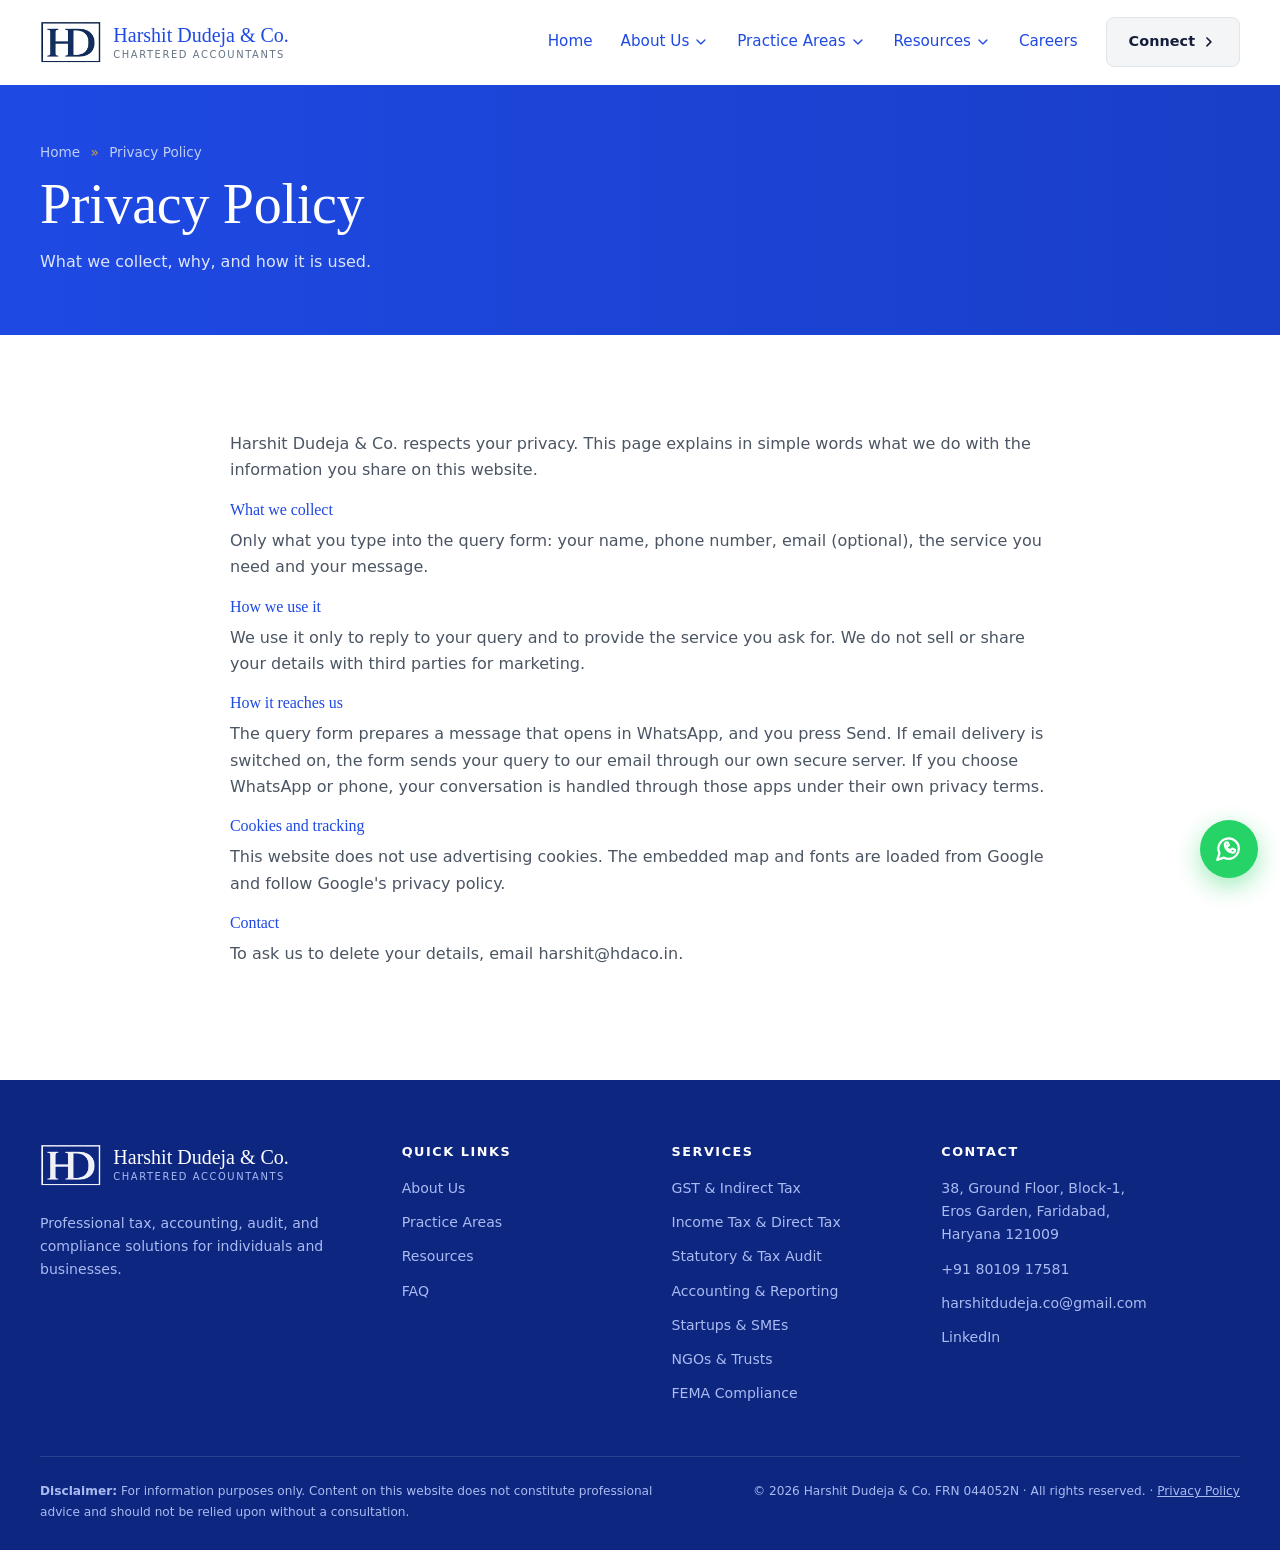
<file: privacy.html>
<!DOCTYPE html>
<html lang="en">
<head>
  <meta charset="UTF-8">
  <meta http-equiv="Content-Security-Policy" content="default-src 'self'; script-src 'self'; style-src 'self' 'unsafe-inline' https://fonts.googleapis.com; font-src https://fonts.gstatic.com; img-src 'self' data:; frame-src https://www.google.com; connect-src 'self' https://*.workers.dev; form-action 'self'; base-uri 'self'; object-src 'none'">
  <meta name="referrer" content="strict-origin-when-cross-origin">
  <meta name="viewport" content="width=device-width, initial-scale=1">
  <title>Privacy Policy | Harshit Dudeja &amp; Co.</title>
  <meta name="description" content="How Harshit Dudeja &amp; Co. uses the information you share on this website.">
  <meta name="theme-color" content="#1E49E3">
  <link rel="icon" href="images/favicon.png" type="image/png">
  <link rel="apple-touch-icon" href="images/favicon.png">
  <link rel="preconnect" href="https://fonts.googleapis.com">
  <link rel="preconnect" href="https://fonts.gstatic.com" crossorigin>
  <link href="https://fonts.googleapis.com/css2?family=DM+Sans:wght@400;500;600;700&family=DM+Serif+Display&display=swap" rel="stylesheet">
  <link rel="stylesheet" href="style.css?v=17">
  <script type="application/ld+json">
  {
    "@context": "https://schema.org",
    "@type": "AccountingService",
    "name": "Harshit Dudeja & Co.",
    "telephone": "+918010917581",
    "email": "harshitdudeja.co@gmail.com",
    "address": {
      "@type": "PostalAddress",
      "streetAddress": "38, Ground Floor, Block-1, Eros Garden",
      "addressLocality": "Faridabad",
      "addressRegion": "Haryana",
      "postalCode": "121009",
      "addressCountry": "IN"
    },
    "openingHours": "Mo-Sa 10:00-18:00",
    "sameAs": ["https://www.linkedin.com/in/ca-harshit-dudeja"]
  }
  </script>
</head>
<body>

<!-- Icon sprite -->
<svg width="0" height="0" style="position:absolute" aria-hidden="true">
  <defs>
    <symbol id="i-calc" viewBox="0 0 24 24" fill="none" stroke="currentColor" stroke-width="2" stroke-linecap="round" stroke-linejoin="round"><rect width="16" height="20" x="4" y="2" rx="2"/><path d="M8 6h8M8 11h.01M12 11h.01M16 11h.01M8 15h.01M12 15h.01M16 15h.01M8 19h.01M12 19h.01M16 19h.01"/></symbol>
    <symbol id="i-file" viewBox="0 0 24 24" fill="none" stroke="currentColor" stroke-width="2" stroke-linecap="round" stroke-linejoin="round"><path d="M14 2H6a2 2 0 0 0-2 2v16a2 2 0 0 0 2 2h12a2 2 0 0 0 2-2V8z"/><path d="M14 2v6h6M16 13H8M16 17H8M10 9H8"/></symbol>
    <symbol id="i-shield" viewBox="0 0 24 24" fill="none" stroke="currentColor" stroke-width="2" stroke-linecap="round" stroke-linejoin="round"><path d="M20 13c0 5-3.5 7.5-7.7 8.9a1 1 0 0 1-.6 0C7.5 20.5 4 18 4 13V6a1 1 0 0 1 1-1c2 0 4.5-1.2 6.2-2.7a1.2 1.2 0 0 1 1.6 0C14.5 3.8 17 5 19 5a1 1 0 0 1 1 1z"/><path d="m9 12 2 2 4-4"/></symbol>
    <symbol id="i-building" viewBox="0 0 24 24" fill="none" stroke="currentColor" stroke-width="2" stroke-linecap="round" stroke-linejoin="round"><rect width="16" height="20" x="4" y="2" rx="2"/><path d="M9 22v-4h6v4M8 6h.01M12 6h.01M16 6h.01M8 10h.01M12 10h.01M16 10h.01M8 14h.01M12 14h.01M16 14h.01"/></symbol>
    <symbol id="i-percent" viewBox="0 0 24 24" fill="none" stroke="currentColor" stroke-width="2" stroke-linecap="round" stroke-linejoin="round"><path d="M19 5 5 19"/><circle cx="6.5" cy="6.5" r="2.5"/><circle cx="17.5" cy="17.5" r="2.5"/></symbol>
    <symbol id="i-calendar" viewBox="0 0 24 24" fill="none" stroke="currentColor" stroke-width="2" stroke-linecap="round" stroke-linejoin="round"><path d="M8 2v4M16 2v4"/><rect width="18" height="18" x="3" y="4" rx="2"/><path d="M3 10h18"/></symbol>
    <symbol id="i-phone" viewBox="0 0 24 24" fill="none" stroke="currentColor" stroke-width="2" stroke-linecap="round" stroke-linejoin="round"><path d="M22 16.9v3a2 2 0 0 1-2.2 2 19.8 19.8 0 0 1-8.6-3.1 19.5 19.5 0 0 1-6-6A19.8 19.8 0 0 1 2.1 4.2 2 2 0 0 1 4.1 2h3a2 2 0 0 1 2 1.7c.1 1 .4 1.9.7 2.8a2 2 0 0 1-.5 2.1L8.1 9.9a16 16 0 0 0 6 6l1.3-1.3a2 2 0 0 1 2.1-.4c.9.3 1.8.6 2.8.7a2 2 0 0 1 1.7 2z"/></symbol>
    <symbol id="i-whatsapp" viewBox="0 0 24 24" fill="none" stroke="currentColor" stroke-width="2" stroke-linecap="round" stroke-linejoin="round"><path d="M7.9 20A9 9 0 1 0 4 16.1L2 22z"/><path d="M9.5 9.5c.5 2 2 3.5 4 4l1.2-1.2a.8.8 0 0 1 .9-.2l1.6.7a.8.8 0 0 1 .5.8c-.1 1-.9 1.9-2 1.9-3.6 0-7-3.4-7-7 0-1.1.9-1.9 1.9-2a.8.8 0 0 1 .8.5l.7 1.6a.8.8 0 0 1-.2.9z"/></symbol>
    <symbol id="i-check" viewBox="0 0 24 24" fill="none" stroke="currentColor" stroke-width="2.4" stroke-linecap="round" stroke-linejoin="round"><path d="M20 6 9 17l-5-5"/></symbol>
    <symbol id="i-arrow" viewBox="0 0 24 24" fill="none" stroke="currentColor" stroke-width="2.4" stroke-linecap="round" stroke-linejoin="round"><path d="m9 6 6 6-6 6"/></symbol>
    <symbol id="i-mail" viewBox="0 0 24 24" fill="none" stroke="currentColor" stroke-width="2" stroke-linecap="round" stroke-linejoin="round"><rect width="20" height="16" x="2" y="4" rx="2"/><path d="m22 7-8.97 5.7a1.94 1.94 0 0 1-2.06 0L2 7"/></symbol>
    <symbol id="i-clock" viewBox="0 0 24 24" fill="none" stroke="currentColor" stroke-width="2" stroke-linecap="round" stroke-linejoin="round"><circle cx="12" cy="12" r="10"/><path d="M12 6v6l4 2"/></symbol>
    <symbol id="i-menu" viewBox="0 0 24 24" fill="none" stroke="currentColor" stroke-width="2" stroke-linecap="round" stroke-linejoin="round"><path d="M4 6h16M4 12h16M4 18h16"/></symbol>
    <symbol id="i-x" viewBox="0 0 24 24" fill="none" stroke="currentColor" stroke-width="2" stroke-linecap="round" stroke-linejoin="round"><path d="M18 6 6 18M6 6l12 12"/></symbol>
    <symbol id="i-chevron" viewBox="0 0 24 24" fill="none" stroke="currentColor" stroke-width="2" stroke-linecap="round" stroke-linejoin="round"><path d="m6 9 6 6 6-6"/></symbol>
    <symbol id="i-up" viewBox="0 0 24 24" fill="none" stroke="currentColor" stroke-width="2.4" stroke-linecap="round" stroke-linejoin="round"><path d="m18 15-6-6-6 6"/></symbol>
  </defs>
</svg>

<a class="skip-link" href="#main">Skip to content</a>

<!-- ============ HEADER ============ -->
<header class="site-header" id="top">
  <div class="container header-inner">
    <a class="brand" href="index.html" aria-label="Harshit Dudeja &amp; Co. home">
      <img class="brand-logo" src="images/logo-mark.png" alt="" width="52" height="40">
      <span class="brand-text"><strong>Harshit Dudeja &amp; Co.</strong><small>Chartered Accountants</small></span>
    </a>

    <nav class="nav" id="nav" aria-label="Main navigation">
      <ul class="menu">
        <li><a href="index.html">Home</a></li>
        <li class="has-sub">
          <button class="sub-toggle" type="button" aria-expanded="false">About Us <svg class="i"><use href="#i-chevron"/></svg></button>
          <ul class="sub">
            <li><a href="index.html#about">About the firm</a></li>
            <li><a href="index.html#why">Why choose us</a></li>
            <li><a href="index.html#office">Office &amp; location</a></li>
            <li id="navGallery" hidden><a href="index.html#gallery">Gallery</a></li>
          </ul>
        </li>
        <li class="has-sub">
          <button class="sub-toggle" type="button" aria-expanded="false">Practice Areas <svg class="i"><use href="#i-chevron"/></svg></button>
          <ul class="sub">
            <li><a href="services.html#gst">GST &amp; Indirect Tax</a></li>
            <li><a href="services.html#income-tax">Income Tax &amp; Direct Tax</a></li>
            <li><a href="services.html#audit">Statutory &amp; Tax Audit</a></li>
            <li><a href="services.html#accounting">Financial Reporting &amp; Accounting</a></li>
            <li><a href="services.html#startups">Startups &amp; SMEs</a></li>
            <li><a href="services.html#ngo">NGOs, Trusts &amp; Non-Profits</a></li>
            <li><a href="services.html#fema">Cross-Border &amp; FEMA Compliance</a></li>
            <li><a href="services.html#sectors">Who we help</a></li>
          </ul>
        </li>
        <li class="has-sub">
          <button class="sub-toggle" type="button" aria-expanded="false">Resources <svg class="i"><use href="#i-chevron"/></svg></button>
          <ul class="sub">
            <li><a href="resources.html">Compliance calendar</a></li>
            <li><a href="resources.html#checklist">Document checklist</a></li>
            <li><a href="insights.html">Insights</a></li>
            <li><a href="resources.html#faq">FAQ</a></li>
          </ul>
        </li>
        <li><a href="careers.html">Careers</a></li>
        <li class="menu-cta"><a class="btn-connect" href="index.html#contact">Connect <svg class="i"><use href="#i-arrow"/></svg></a></li>
      </ul>
    </nav>

    <button class="menu-toggle" id="menuToggle" aria-label="Open menu" aria-expanded="false" aria-controls="nav">
      <svg class="i"><use href="#i-menu"/></svg>
    </button>
  </div>
</header>

<main id="main">
<section class="page-hero"><div class="container">
  <p class="crumb"><a href="index.html">Home</a> <span>»</span> Privacy Policy</p>
  <h1>Privacy Policy</h1><p>What we collect, why, and how it is used.</p>
</div></section>
<section class="section"><div class="container careers-box" id="policyBody"></div></section>
</main>

<!-- ============ FOOTER ============ -->
<footer class="site-footer">
  <div class="container footer-grid">
    <div>
      <a class="brand brand-light" href="index.html">
        <img class="brand-logo" src="images/logo-mark-white.png" alt="" width="52" height="40">
        <span class="brand-text"><strong>Harshit Dudeja &amp; Co.</strong><small>Chartered Accountants</small></span>
      </a>
      <p class="footer-about">Professional tax, accounting, audit, and compliance solutions for individuals and businesses.</p>
    </div>
    <div>
      <h4>Quick Links</h4>
      <a href="index.html#about">About Us</a>
      <a href="services.html">Practice Areas</a>
      <a href="resources.html">Resources</a>
      <a href="resources.html#faq">FAQ</a>
    </div>
    <div>
      <h4>Services</h4>
      <a href="services.html#gst">GST &amp; Indirect Tax</a>
      <a href="services.html#income-tax">Income Tax &amp; Direct Tax</a>
      <a href="services.html#audit">Statutory &amp; Tax Audit</a>
      <a href="services.html#accounting">Accounting &amp; Reporting</a>
      <a href="services.html#startups">Startups &amp; SMEs</a>
      <a href="services.html#ngo">NGOs &amp; Trusts</a>
      <a href="services.html#fema">FEMA Compliance</a>
    </div>
    <div>
      <h4>Contact</h4>
      <span>38, Ground Floor, Block-1,<br>Eros Garden, Faridabad,<br>Haryana 121009</span>
      <a href="tel:+918010917581">+91 80109 17581</a>
      <a href="mailto:harshitdudeja.co@gmail.com">harshitdudeja.co@gmail.com</a>
      <a href="https://www.linkedin.com/in/ca-harshit-dudeja" target="_blank" rel="noopener noreferrer">LinkedIn</a>
    </div>
  </div>
  <div class="container footer-bottom">
    <p><strong>Disclaimer:</strong> For information purposes only. Content on this website does not constitute professional advice and should not be relied upon without a consultation.</p>
    <p>© <span id="year">2026</span> Harshit Dudeja &amp; Co. FRN 044052N · All rights reserved. · <a class="text-btn" href="privacy.html">Privacy Policy</a></p>
  </div>
</footer>

<!-- Floating buttons -->
<a class="wa-float" id="waFloat" href="https://wa.me/918010917581" data-wa="Hello Harshit Dudeja & Co., I need some help." target="_blank" rel="noopener noreferrer" aria-label="Chat with us on WhatsApp">
  <svg class="i"><use href="#i-whatsapp"/></svg>
  <span class="wa-tip">Chat with us</span>
</a>
<button class="to-top" id="toTop" aria-label="Back to top" hidden><svg class="i"><use href="#i-up"/></svg></button>

<!-- Mobile sticky bar -->
<div class="mobile-bar">
  <a class="btn btn-outline" href="tel:+918010917581"><svg class="i"><use href="#i-phone"/></svg> Call</a>
  <a class="btn btn-wa" href="https://wa.me/918010917581" data-wa="Hello Harshit Dudeja & Co., I need some help." target="_blank" rel="noopener noreferrer"><svg class="i"><use href="#i-whatsapp"/></svg> WhatsApp</a>
</div>

<!-- Article / policy modal -->
<dialog class="modal" id="modal" aria-labelledby="modalTitle">
  <div class="modal-inner">
    <button class="modal-close" id="modalClose" aria-label="Close"><svg class="i"><use href="#i-x"/></svg></button>
    <h3 id="modalTitle"></h3>
    <div id="modalBody"></div>
    <a class="btn btn-wa" id="modalWa" href="https://wa.me/918010917581" target="_blank" rel="noopener noreferrer"><svg class="i"><use href="#i-whatsapp"/></svg> Ask us about this</a>
  </div>
</dialog>

<script src="script.js?v=17"></script>
</body>
</html>
</file>
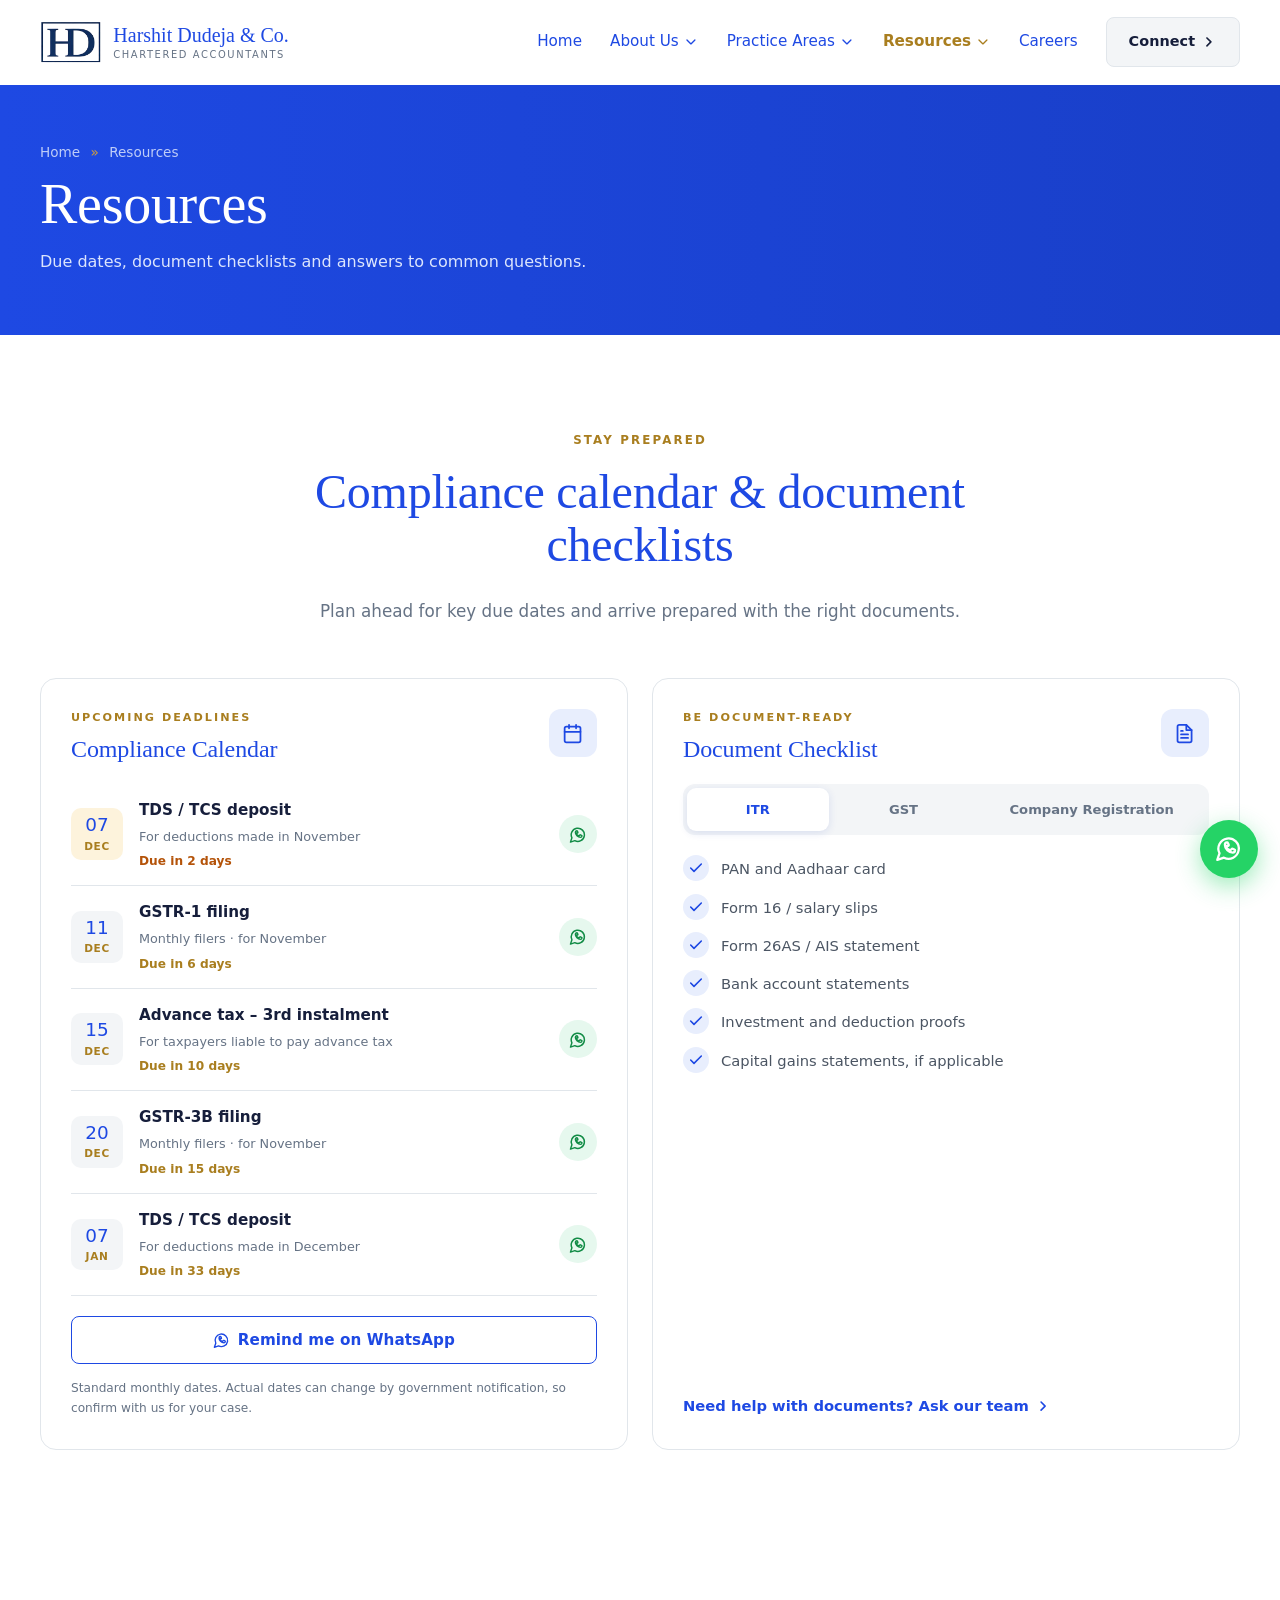
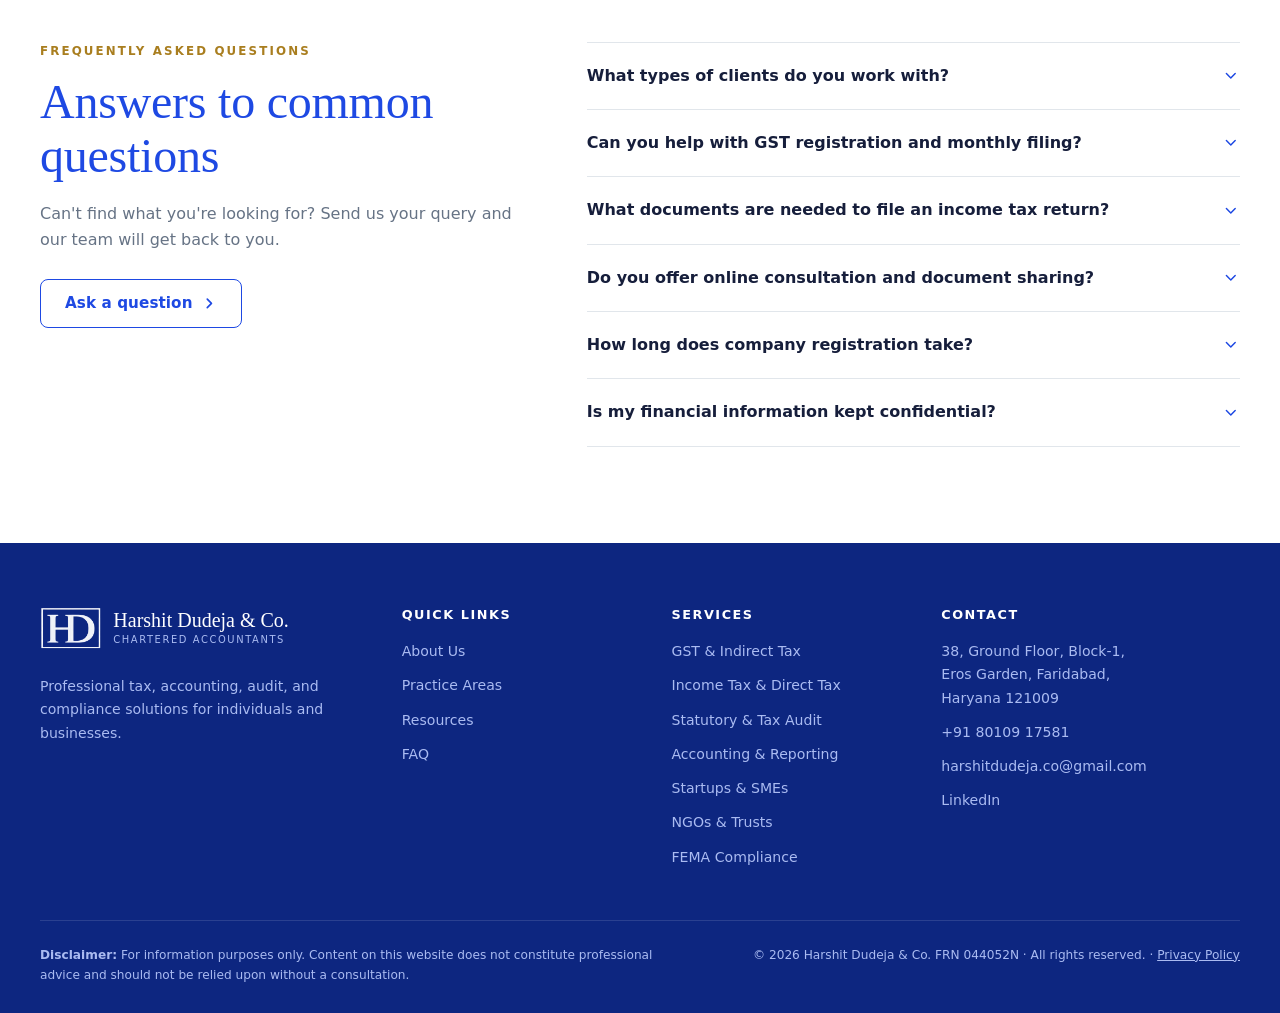
<file: resources.html>
<!DOCTYPE html>
<html lang="en">
<head>
  <meta charset="UTF-8">
  <meta http-equiv="Content-Security-Policy" content="default-src 'self'; script-src 'self'; style-src 'self' 'unsafe-inline' https://fonts.googleapis.com; font-src https://fonts.gstatic.com; img-src 'self' data:; frame-src https://www.google.com; connect-src 'self' https://*.workers.dev; form-action 'self'; base-uri 'self'; object-src 'none'">
  <meta name="referrer" content="strict-origin-when-cross-origin">
  <meta name="viewport" content="width=device-width, initial-scale=1">
  <title>Resources &amp; FAQ | Harshit Dudeja &amp; Co.</title>
  <meta name="description" content="Compliance calendar, document checklists and frequently asked questions.">
  <meta name="theme-color" content="#1E49E3">
  <link rel="icon" href="images/favicon.png" type="image/png">
  <link rel="apple-touch-icon" href="images/favicon.png">
  <link rel="preconnect" href="https://fonts.googleapis.com">
  <link rel="preconnect" href="https://fonts.gstatic.com" crossorigin>
  <link href="https://fonts.googleapis.com/css2?family=DM+Sans:wght@400;500;600;700&family=DM+Serif+Display&display=swap" rel="stylesheet">
  <link rel="stylesheet" href="style.css?v=17">
  <script type="application/ld+json">
  {
    "@context": "https://schema.org",
    "@type": "AccountingService",
    "name": "Harshit Dudeja & Co.",
    "telephone": "+918010917581",
    "email": "harshitdudeja.co@gmail.com",
    "address": {
      "@type": "PostalAddress",
      "streetAddress": "38, Ground Floor, Block-1, Eros Garden",
      "addressLocality": "Faridabad",
      "addressRegion": "Haryana",
      "postalCode": "121009",
      "addressCountry": "IN"
    },
    "openingHours": "Mo-Sa 10:00-18:00",
    "sameAs": ["https://www.linkedin.com/in/ca-harshit-dudeja"]
  }
  </script>
</head>
<body>

<!-- Icon sprite -->
<svg width="0" height="0" style="position:absolute" aria-hidden="true">
  <defs>
    <symbol id="i-calc" viewBox="0 0 24 24" fill="none" stroke="currentColor" stroke-width="2" stroke-linecap="round" stroke-linejoin="round"><rect width="16" height="20" x="4" y="2" rx="2"/><path d="M8 6h8M8 11h.01M12 11h.01M16 11h.01M8 15h.01M12 15h.01M16 15h.01M8 19h.01M12 19h.01M16 19h.01"/></symbol>
    <symbol id="i-file" viewBox="0 0 24 24" fill="none" stroke="currentColor" stroke-width="2" stroke-linecap="round" stroke-linejoin="round"><path d="M14 2H6a2 2 0 0 0-2 2v16a2 2 0 0 0 2 2h12a2 2 0 0 0 2-2V8z"/><path d="M14 2v6h6M16 13H8M16 17H8M10 9H8"/></symbol>
    <symbol id="i-shield" viewBox="0 0 24 24" fill="none" stroke="currentColor" stroke-width="2" stroke-linecap="round" stroke-linejoin="round"><path d="M20 13c0 5-3.5 7.5-7.7 8.9a1 1 0 0 1-.6 0C7.5 20.5 4 18 4 13V6a1 1 0 0 1 1-1c2 0 4.5-1.2 6.2-2.7a1.2 1.2 0 0 1 1.6 0C14.5 3.8 17 5 19 5a1 1 0 0 1 1 1z"/><path d="m9 12 2 2 4-4"/></symbol>
    <symbol id="i-building" viewBox="0 0 24 24" fill="none" stroke="currentColor" stroke-width="2" stroke-linecap="round" stroke-linejoin="round"><rect width="16" height="20" x="4" y="2" rx="2"/><path d="M9 22v-4h6v4M8 6h.01M12 6h.01M16 6h.01M8 10h.01M12 10h.01M16 10h.01M8 14h.01M12 14h.01M16 14h.01"/></symbol>
    <symbol id="i-percent" viewBox="0 0 24 24" fill="none" stroke="currentColor" stroke-width="2" stroke-linecap="round" stroke-linejoin="round"><path d="M19 5 5 19"/><circle cx="6.5" cy="6.5" r="2.5"/><circle cx="17.5" cy="17.5" r="2.5"/></symbol>
    <symbol id="i-calendar" viewBox="0 0 24 24" fill="none" stroke="currentColor" stroke-width="2" stroke-linecap="round" stroke-linejoin="round"><path d="M8 2v4M16 2v4"/><rect width="18" height="18" x="3" y="4" rx="2"/><path d="M3 10h18"/></symbol>
    <symbol id="i-phone" viewBox="0 0 24 24" fill="none" stroke="currentColor" stroke-width="2" stroke-linecap="round" stroke-linejoin="round"><path d="M22 16.9v3a2 2 0 0 1-2.2 2 19.8 19.8 0 0 1-8.6-3.1 19.5 19.5 0 0 1-6-6A19.8 19.8 0 0 1 2.1 4.2 2 2 0 0 1 4.1 2h3a2 2 0 0 1 2 1.7c.1 1 .4 1.9.7 2.8a2 2 0 0 1-.5 2.1L8.1 9.9a16 16 0 0 0 6 6l1.3-1.3a2 2 0 0 1 2.1-.4c.9.3 1.8.6 2.8.7a2 2 0 0 1 1.7 2z"/></symbol>
    <symbol id="i-whatsapp" viewBox="0 0 24 24" fill="none" stroke="currentColor" stroke-width="2" stroke-linecap="round" stroke-linejoin="round"><path d="M7.9 20A9 9 0 1 0 4 16.1L2 22z"/><path d="M9.5 9.5c.5 2 2 3.5 4 4l1.2-1.2a.8.8 0 0 1 .9-.2l1.6.7a.8.8 0 0 1 .5.8c-.1 1-.9 1.9-2 1.9-3.6 0-7-3.4-7-7 0-1.1.9-1.9 1.9-2a.8.8 0 0 1 .8.5l.7 1.6a.8.8 0 0 1-.2.9z"/></symbol>
    <symbol id="i-check" viewBox="0 0 24 24" fill="none" stroke="currentColor" stroke-width="2.4" stroke-linecap="round" stroke-linejoin="round"><path d="M20 6 9 17l-5-5"/></symbol>
    <symbol id="i-arrow" viewBox="0 0 24 24" fill="none" stroke="currentColor" stroke-width="2.4" stroke-linecap="round" stroke-linejoin="round"><path d="m9 6 6 6-6 6"/></symbol>
    <symbol id="i-mail" viewBox="0 0 24 24" fill="none" stroke="currentColor" stroke-width="2" stroke-linecap="round" stroke-linejoin="round"><rect width="20" height="16" x="2" y="4" rx="2"/><path d="m22 7-8.97 5.7a1.94 1.94 0 0 1-2.06 0L2 7"/></symbol>
    <symbol id="i-clock" viewBox="0 0 24 24" fill="none" stroke="currentColor" stroke-width="2" stroke-linecap="round" stroke-linejoin="round"><circle cx="12" cy="12" r="10"/><path d="M12 6v6l4 2"/></symbol>
    <symbol id="i-menu" viewBox="0 0 24 24" fill="none" stroke="currentColor" stroke-width="2" stroke-linecap="round" stroke-linejoin="round"><path d="M4 6h16M4 12h16M4 18h16"/></symbol>
    <symbol id="i-x" viewBox="0 0 24 24" fill="none" stroke="currentColor" stroke-width="2" stroke-linecap="round" stroke-linejoin="round"><path d="M18 6 6 18M6 6l12 12"/></symbol>
    <symbol id="i-chevron" viewBox="0 0 24 24" fill="none" stroke="currentColor" stroke-width="2" stroke-linecap="round" stroke-linejoin="round"><path d="m6 9 6 6 6-6"/></symbol>
    <symbol id="i-up" viewBox="0 0 24 24" fill="none" stroke="currentColor" stroke-width="2.4" stroke-linecap="round" stroke-linejoin="round"><path d="m18 15-6-6-6 6"/></symbol>
  </defs>
</svg>

<a class="skip-link" href="#main">Skip to content</a>

<!-- ============ HEADER ============ -->
<header class="site-header" id="top">
  <div class="container header-inner">
    <a class="brand" href="index.html" aria-label="Harshit Dudeja &amp; Co. home">
      <img class="brand-logo" src="images/logo-mark.png" alt="" width="52" height="40">
      <span class="brand-text"><strong>Harshit Dudeja &amp; Co.</strong><small>Chartered Accountants</small></span>
    </a>

    <nav class="nav" id="nav" aria-label="Main navigation">
      <ul class="menu">
        <li><a href="index.html">Home</a></li>
        <li class="has-sub">
          <button class="sub-toggle" type="button" aria-expanded="false">About Us <svg class="i"><use href="#i-chevron"/></svg></button>
          <ul class="sub">
            <li><a href="index.html#about">About the firm</a></li>
            <li><a href="index.html#why">Why choose us</a></li>
            <li><a href="index.html#office">Office &amp; location</a></li>
            <li id="navGallery" hidden><a href="index.html#gallery">Gallery</a></li>
          </ul>
        </li>
        <li class="has-sub">
          <button class="sub-toggle" type="button" aria-expanded="false">Practice Areas <svg class="i"><use href="#i-chevron"/></svg></button>
          <ul class="sub">
            <li><a href="services.html#gst">GST &amp; Indirect Tax</a></li>
            <li><a href="services.html#income-tax">Income Tax &amp; Direct Tax</a></li>
            <li><a href="services.html#audit">Statutory &amp; Tax Audit</a></li>
            <li><a href="services.html#accounting">Financial Reporting &amp; Accounting</a></li>
            <li><a href="services.html#startups">Startups &amp; SMEs</a></li>
            <li><a href="services.html#ngo">NGOs, Trusts &amp; Non-Profits</a></li>
            <li><a href="services.html#fema">Cross-Border &amp; FEMA Compliance</a></li>
            <li><a href="services.html#sectors">Who we help</a></li>
          </ul>
        </li>
        <li class="has-sub">
          <button class="sub-toggle" type="button" aria-expanded="false">Resources <svg class="i"><use href="#i-chevron"/></svg></button>
          <ul class="sub">
            <li><a href="resources.html">Compliance calendar</a></li>
            <li><a href="resources.html#checklist">Document checklist</a></li>
            <li><a href="insights.html">Insights</a></li>
            <li><a href="resources.html#faq">FAQ</a></li>
          </ul>
        </li>
        <li><a href="careers.html">Careers</a></li>
        <li class="menu-cta"><a class="btn-connect" href="index.html#contact">Connect <svg class="i"><use href="#i-arrow"/></svg></a></li>
      </ul>
    </nav>

    <button class="menu-toggle" id="menuToggle" aria-label="Open menu" aria-expanded="false" aria-controls="nav">
      <svg class="i"><use href="#i-menu"/></svg>
    </button>
  </div>
</header>

<main id="main">
<section class="page-hero"><div class="container">
  <p class="crumb"><a href="index.html">Home</a> <span>»</span> Resources</p>
  <h1>Resources</h1><p>Due dates, document checklists and answers to common questions.</p>
</div></section>

<section class="section" id="resources">
  <div class="container">
    <div class="section-head">
      <p class="eyebrow">Stay prepared</p>
      <h2>Compliance calendar &amp; document checklists</h2>
      <p>Plan ahead for key due dates and arrive prepared with the right documents.</p>
    </div>

    <div class="grid-2">
      <div class="card panel">
        <div class="panel-head">
          <div><p class="eyebrow">Upcoming deadlines</p><h3>Compliance Calendar</h3></div>
          <span class="icon-box"><svg class="i"><use href="#i-calendar"/></svg></span>
        </div>
        <ul class="deadlines" id="deadlines"></ul>
        <a class="btn btn-outline block" href="https://wa.me/918010917581" data-wa="Hello, please remind me about my upcoming tax and GST due dates." target="_blank" rel="noopener noreferrer">
          <svg class="i"><use href="#i-whatsapp"/></svg> Remind me on WhatsApp
        </a>
        <p class="fine">Standard monthly dates. Actual dates can change by government notification, so confirm with us for your case.</p>
      </div>

      <div class="card panel" id="checklist">
        <div class="panel-head">
          <div><p class="eyebrow">Be document-ready</p><h3>Document Checklist</h3></div>
          <span class="icon-box"><svg class="i"><use href="#i-file"/></svg></span>
        </div>

        <div class="tabs" role="tablist" aria-label="Document checklist">
          <button class="tab active" role="tab" id="tab-itr" aria-selected="true" aria-controls="panel-itr" data-tab="itr">ITR</button>
          <button class="tab" role="tab" id="tab-gst" aria-selected="false" aria-controls="panel-gst" data-tab="gst" tabindex="-1">GST</button>
          <button class="tab" role="tab" id="tab-co" aria-selected="false" aria-controls="panel-co" data-tab="co" tabindex="-1">Company Registration</button>
        </div>

        <ul class="doc-list" role="tabpanel" id="panel-itr" aria-labelledby="tab-itr">
          <li><svg class="i"><use href="#i-check"/></svg> PAN and Aadhaar card</li>
          <li><svg class="i"><use href="#i-check"/></svg> Form 16 / salary slips</li>
          <li><svg class="i"><use href="#i-check"/></svg> Form 26AS / AIS statement</li>
          <li><svg class="i"><use href="#i-check"/></svg> Bank account statements</li>
          <li><svg class="i"><use href="#i-check"/></svg> Investment and deduction proofs</li>
          <li><svg class="i"><use href="#i-check"/></svg> Capital gains statements, if applicable</li>
        </ul>
        <ul class="doc-list" role="tabpanel" id="panel-gst" aria-labelledby="tab-gst" hidden>
          <li><svg class="i"><use href="#i-check"/></svg> PAN and Aadhaar of proprietor / partners / directors</li>
          <li><svg class="i"><use href="#i-check"/></svg> Passport-size photograph</li>
          <li><svg class="i"><use href="#i-check"/></svg> Business address proof (rent agreement / electricity bill)</li>
          <li><svg class="i"><use href="#i-check"/></svg> Bank account details (cancelled cheque or statement)</li>
          <li><svg class="i"><use href="#i-check"/></svg> Partnership deed / incorporation certificate, if applicable</li>
        </ul>
        <ul class="doc-list" role="tabpanel" id="panel-co" aria-labelledby="tab-co" hidden>
          <li><svg class="i"><use href="#i-check"/></svg> PAN and Aadhaar of all directors / partners</li>
          <li><svg class="i"><use href="#i-check"/></svg> Passport-size photographs</li>
          <li><svg class="i"><use href="#i-check"/></svg> Address proof of directors (bank statement / utility bill)</li>
          <li><svg class="i"><use href="#i-check"/></svg> Registered office proof with owner's NOC</li>
          <li><svg class="i"><use href="#i-check"/></svg> Two or three proposed company / LLP names</li>
        </ul>

        <a class="link-blue" href="https://wa.me/918010917581" data-wa="Hello, I need help with documents for my filing." target="_blank" rel="noopener noreferrer">Need help with documents? Ask our team <svg class="i"><use href="#i-arrow"/></svg></a>
      </div>
    </div>
  </div>
</section>


<section class="section" id="faq">
  <div class="container faq-grid">
    <div>
      <p class="eyebrow">Frequently asked questions</p>
      <h2>Answers to common questions</h2>
      <p class="muted">Can't find what you're looking for? Send us your query and our team will get back to you.</p>
      <a class="btn btn-outline" href="index.html#contact">Ask a question <svg class="i"><use href="#i-arrow"/></svg></a>
    </div>

    <div class="faq">
      <details>
        <summary>What types of clients do you work with? <svg class="i"><use href="#i-chevron"/></svg></summary>
        <p>We work with startups, NGOs and trusts, MSMEs, retail and trading businesses, professionals and individuals.</p>
      </details>
      <details>
        <summary>Can you help with GST registration and monthly filing? <svg class="i"><use href="#i-chevron"/></svg></summary>
        <p>Yes. We handle new GST registration, monthly and quarterly return filing, reconciliation of purchase data and replies to GST notices.</p>
      </details>
      <details>
        <summary>What documents are needed to file an income tax return? <svg class="i"><use href="#i-chevron"/></svg></summary>
        <p>Usually PAN, Aadhaar, Form 16 or salary slips, Form 26AS / AIS, bank statements and investment proofs. See the Document Checklist above for the full list, or message us and we will tell you exactly what applies to you.</p>
      </details>
      <details>
        <summary>Do you offer online consultation and document sharing? <svg class="i"><use href="#i-chevron"/></svg></summary>
        <p>Yes. We serve clients across India online. You can speak to us on phone or WhatsApp and share documents on WhatsApp, email or Google Drive, whichever you prefer.</p>
      </details>
      <details>
        <summary>How long does company registration take? <svg class="i"><use href="#i-chevron"/></svg></summary>
        <p>It depends on how quickly documents are ready and on government processing. Contact us with your requirement and we will give you a realistic timeline.</p>
      </details>
      <details>
        <summary>Is my financial information kept confidential? <svg class="i"><use href="#i-chevron"/></svg></summary>
        <p>Yes. Your documents and details are used only for the work you have asked us to do and are not shared with anyone else.</p>
      </details>
    </div>
  </div>
</section>

</main>

<!-- ============ FOOTER ============ -->
<footer class="site-footer">
  <div class="container footer-grid">
    <div>
      <a class="brand brand-light" href="index.html">
        <img class="brand-logo" src="images/logo-mark-white.png" alt="" width="52" height="40">
        <span class="brand-text"><strong>Harshit Dudeja &amp; Co.</strong><small>Chartered Accountants</small></span>
      </a>
      <p class="footer-about">Professional tax, accounting, audit, and compliance solutions for individuals and businesses.</p>
    </div>
    <div>
      <h4>Quick Links</h4>
      <a href="index.html#about">About Us</a>
      <a href="services.html">Practice Areas</a>
      <a href="resources.html">Resources</a>
      <a href="resources.html#faq">FAQ</a>
    </div>
    <div>
      <h4>Services</h4>
      <a href="services.html#gst">GST &amp; Indirect Tax</a>
      <a href="services.html#income-tax">Income Tax &amp; Direct Tax</a>
      <a href="services.html#audit">Statutory &amp; Tax Audit</a>
      <a href="services.html#accounting">Accounting &amp; Reporting</a>
      <a href="services.html#startups">Startups &amp; SMEs</a>
      <a href="services.html#ngo">NGOs &amp; Trusts</a>
      <a href="services.html#fema">FEMA Compliance</a>
    </div>
    <div>
      <h4>Contact</h4>
      <span>38, Ground Floor, Block-1,<br>Eros Garden, Faridabad,<br>Haryana 121009</span>
      <a href="tel:+918010917581">+91 80109 17581</a>
      <a href="mailto:harshitdudeja.co@gmail.com">harshitdudeja.co@gmail.com</a>
      <a href="https://www.linkedin.com/in/ca-harshit-dudeja" target="_blank" rel="noopener noreferrer">LinkedIn</a>
    </div>
  </div>
  <div class="container footer-bottom">
    <p><strong>Disclaimer:</strong> For information purposes only. Content on this website does not constitute professional advice and should not be relied upon without a consultation.</p>
    <p>© <span id="year">2026</span> Harshit Dudeja &amp; Co. FRN 044052N · All rights reserved. · <a class="text-btn" href="privacy.html">Privacy Policy</a></p>
  </div>
</footer>

<!-- Floating buttons -->
<a class="wa-float" id="waFloat" href="https://wa.me/918010917581" data-wa="Hello Harshit Dudeja & Co., I need some help." target="_blank" rel="noopener noreferrer" aria-label="Chat with us on WhatsApp">
  <svg class="i"><use href="#i-whatsapp"/></svg>
  <span class="wa-tip">Chat with us</span>
</a>
<button class="to-top" id="toTop" aria-label="Back to top" hidden><svg class="i"><use href="#i-up"/></svg></button>

<!-- Mobile sticky bar -->
<div class="mobile-bar">
  <a class="btn btn-outline" href="tel:+918010917581"><svg class="i"><use href="#i-phone"/></svg> Call</a>
  <a class="btn btn-wa" href="https://wa.me/918010917581" data-wa="Hello Harshit Dudeja & Co., I need some help." target="_blank" rel="noopener noreferrer"><svg class="i"><use href="#i-whatsapp"/></svg> WhatsApp</a>
</div>

<!-- Article / policy modal -->
<dialog class="modal" id="modal" aria-labelledby="modalTitle">
  <div class="modal-inner">
    <button class="modal-close" id="modalClose" aria-label="Close"><svg class="i"><use href="#i-x"/></svg></button>
    <h3 id="modalTitle"></h3>
    <div id="modalBody"></div>
    <a class="btn btn-wa" id="modalWa" href="https://wa.me/918010917581" target="_blank" rel="noopener noreferrer"><svg class="i"><use href="#i-whatsapp"/></svg> Ask us about this</a>
  </div>
</dialog>

<script src="script.js?v=17"></script>
</body>
</html>
</file>
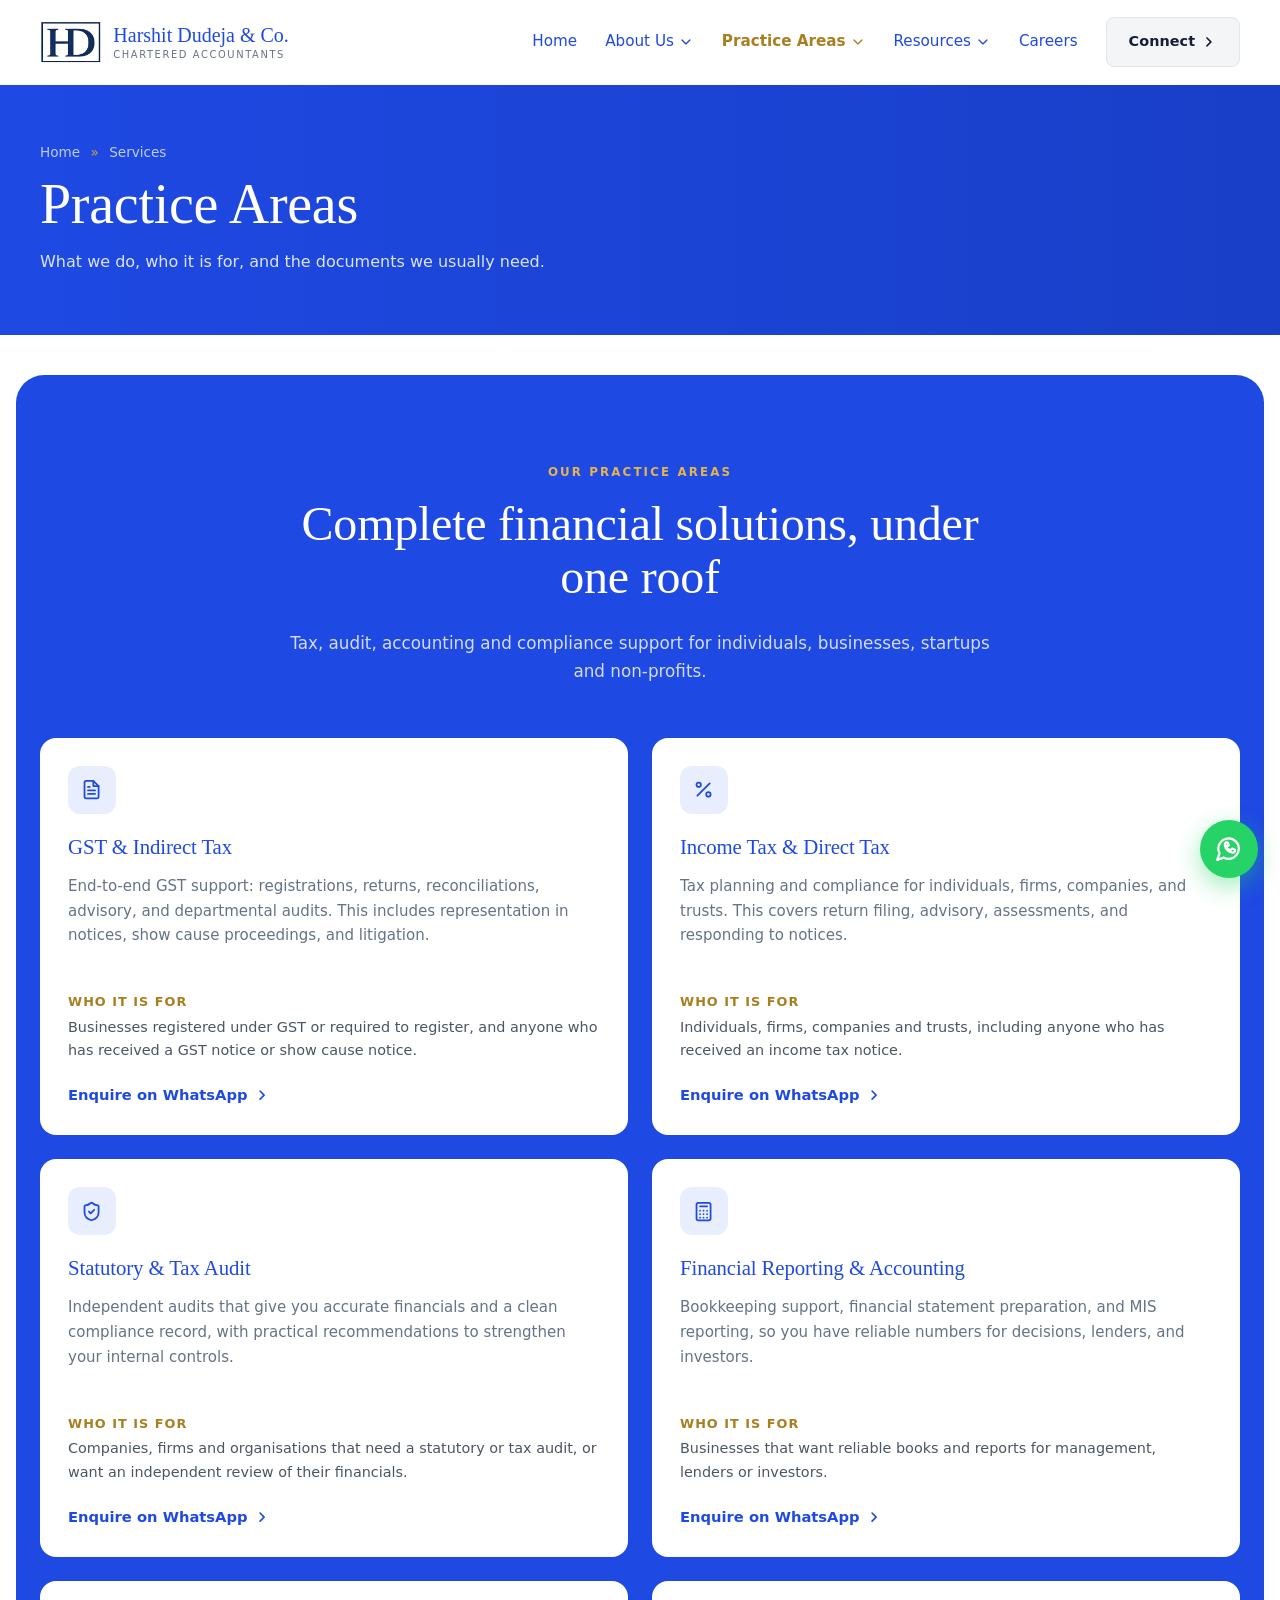
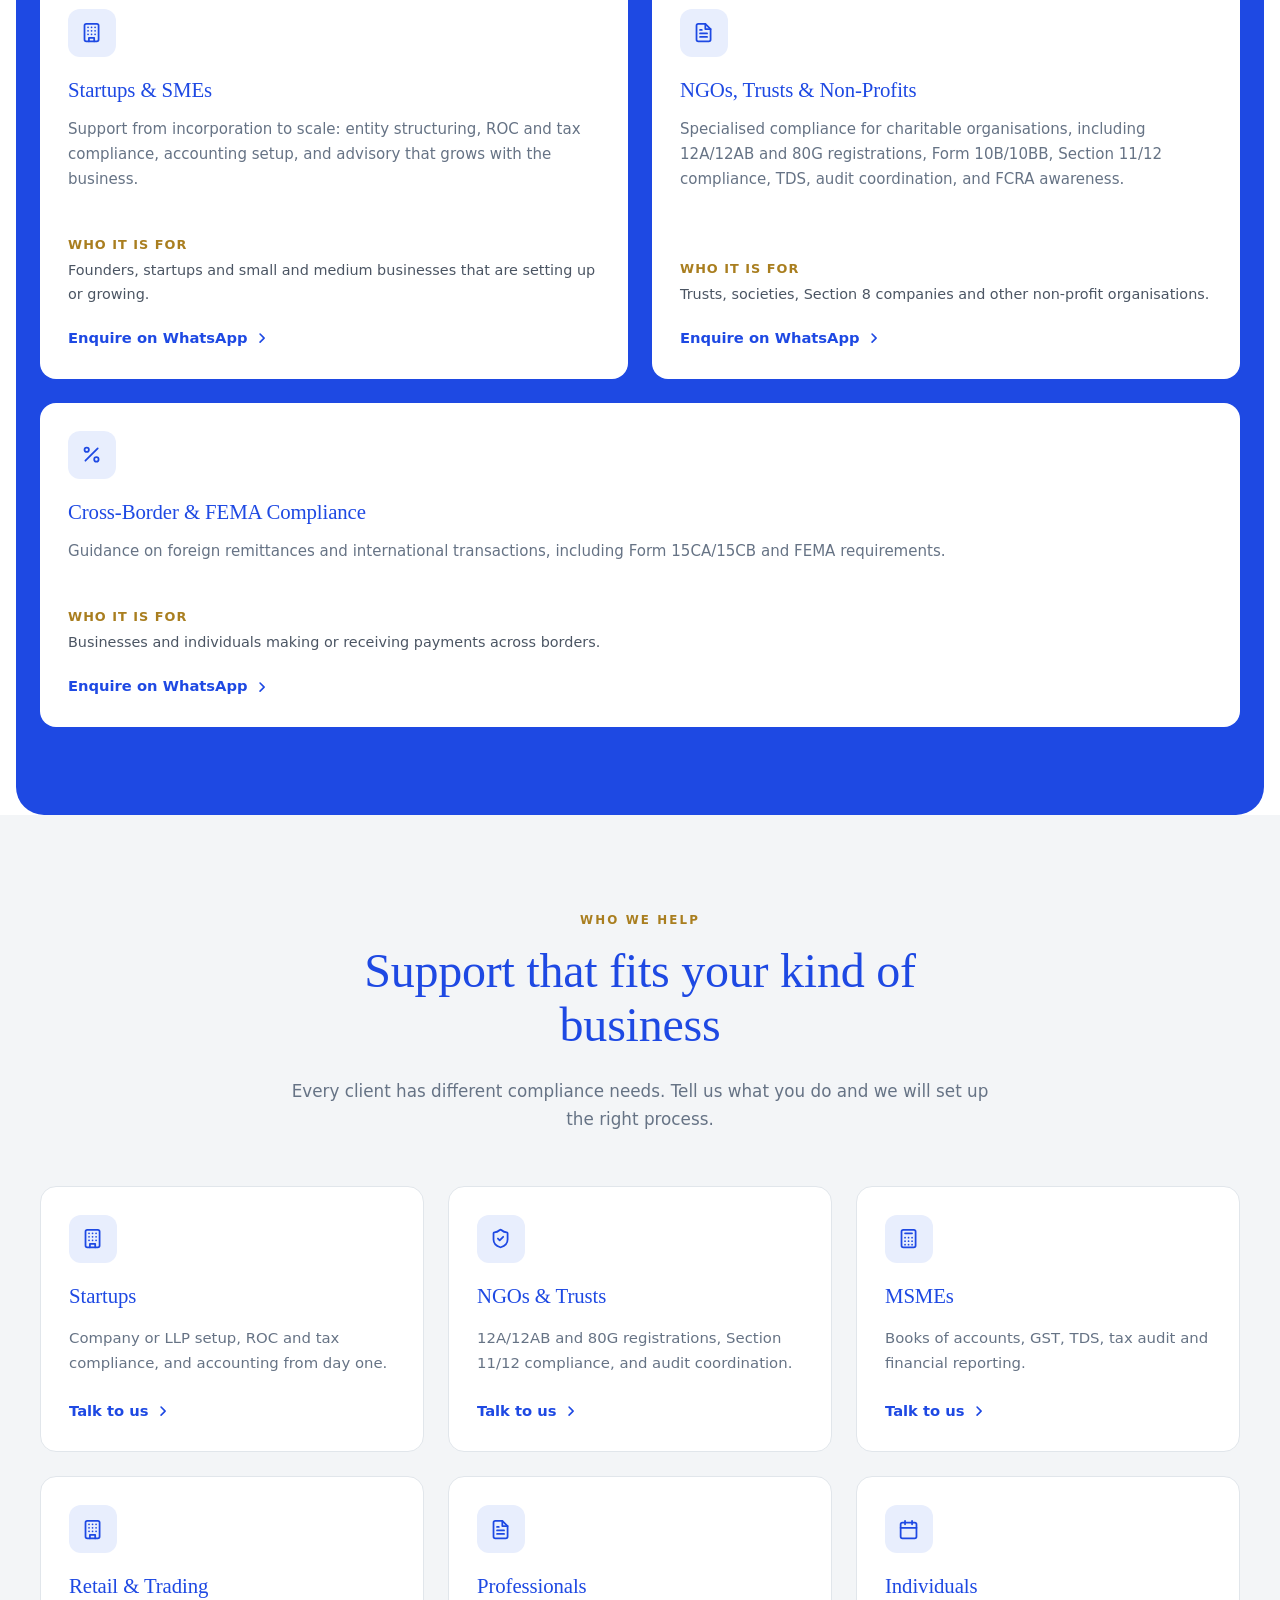
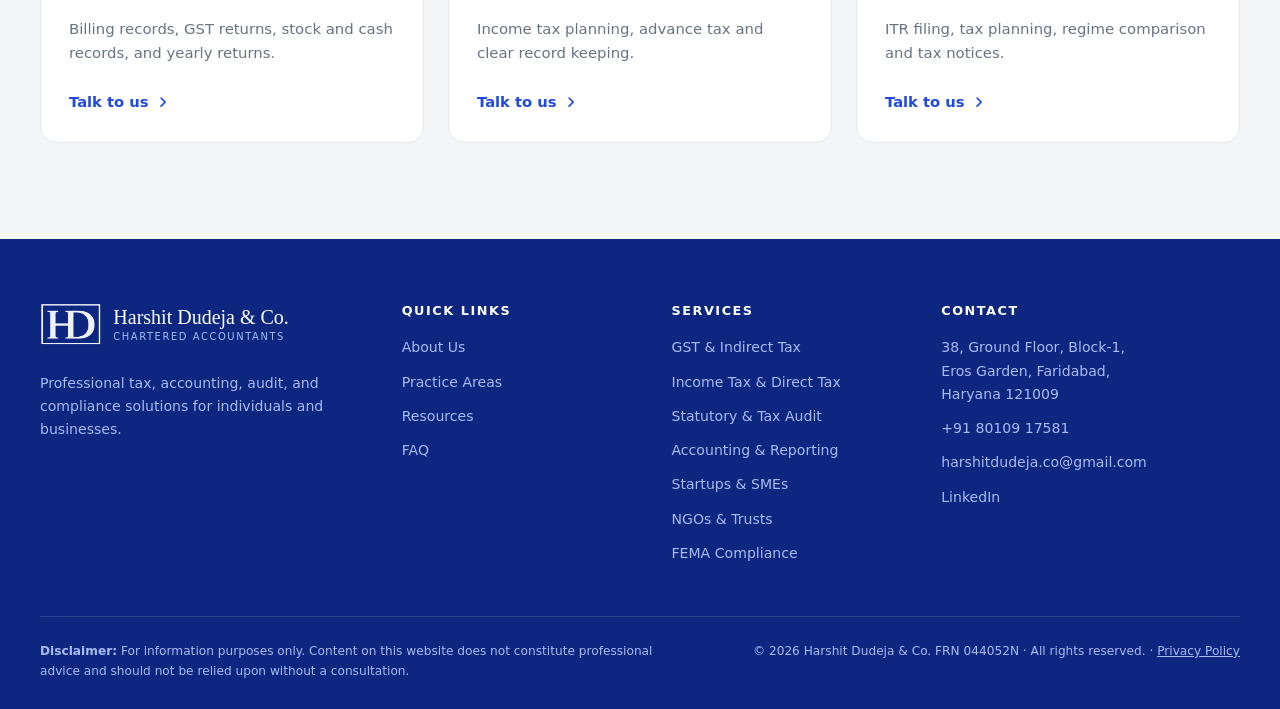
<file: services.html>
<!DOCTYPE html>
<html lang="en">
<head>
  <meta charset="UTF-8">
  <meta http-equiv="Content-Security-Policy" content="default-src 'self'; script-src 'self'; style-src 'self' 'unsafe-inline' https://fonts.googleapis.com; font-src https://fonts.gstatic.com; img-src 'self' data:; frame-src https://www.google.com; connect-src 'self' https://*.workers.dev; form-action 'self'; base-uri 'self'; object-src 'none'">
  <meta name="referrer" content="strict-origin-when-cross-origin">
  <meta name="viewport" content="width=device-width, initial-scale=1">
  <title>Practice Areas | Harshit Dudeja &amp; Co.</title>
  <meta name="description" content="GST, income tax, audit, accounting, startups, NGOs and FEMA compliance services by Harshit Dudeja &amp; Co., Faridabad.">
  <meta name="theme-color" content="#1E49E3">
  <link rel="icon" href="images/favicon.png" type="image/png">
  <link rel="apple-touch-icon" href="images/favicon.png">
  <link rel="preconnect" href="https://fonts.googleapis.com">
  <link rel="preconnect" href="https://fonts.gstatic.com" crossorigin>
  <link href="https://fonts.googleapis.com/css2?family=DM+Sans:wght@400;500;600;700&family=DM+Serif+Display&display=swap" rel="stylesheet">
  <link rel="stylesheet" href="style.css?v=17">
  <script type="application/ld+json">
  {
    "@context": "https://schema.org",
    "@type": "AccountingService",
    "name": "Harshit Dudeja & Co.",
    "telephone": "+918010917581",
    "email": "harshitdudeja.co@gmail.com",
    "address": {
      "@type": "PostalAddress",
      "streetAddress": "38, Ground Floor, Block-1, Eros Garden",
      "addressLocality": "Faridabad",
      "addressRegion": "Haryana",
      "postalCode": "121009",
      "addressCountry": "IN"
    },
    "openingHours": "Mo-Sa 10:00-18:00",
    "sameAs": ["https://www.linkedin.com/in/ca-harshit-dudeja"]
  }
  </script>
</head>
<body>

<!-- Icon sprite -->
<svg width="0" height="0" style="position:absolute" aria-hidden="true">
  <defs>
    <symbol id="i-calc" viewBox="0 0 24 24" fill="none" stroke="currentColor" stroke-width="2" stroke-linecap="round" stroke-linejoin="round"><rect width="16" height="20" x="4" y="2" rx="2"/><path d="M8 6h8M8 11h.01M12 11h.01M16 11h.01M8 15h.01M12 15h.01M16 15h.01M8 19h.01M12 19h.01M16 19h.01"/></symbol>
    <symbol id="i-file" viewBox="0 0 24 24" fill="none" stroke="currentColor" stroke-width="2" stroke-linecap="round" stroke-linejoin="round"><path d="M14 2H6a2 2 0 0 0-2 2v16a2 2 0 0 0 2 2h12a2 2 0 0 0 2-2V8z"/><path d="M14 2v6h6M16 13H8M16 17H8M10 9H8"/></symbol>
    <symbol id="i-shield" viewBox="0 0 24 24" fill="none" stroke="currentColor" stroke-width="2" stroke-linecap="round" stroke-linejoin="round"><path d="M20 13c0 5-3.5 7.5-7.7 8.9a1 1 0 0 1-.6 0C7.5 20.5 4 18 4 13V6a1 1 0 0 1 1-1c2 0 4.5-1.2 6.2-2.7a1.2 1.2 0 0 1 1.6 0C14.5 3.8 17 5 19 5a1 1 0 0 1 1 1z"/><path d="m9 12 2 2 4-4"/></symbol>
    <symbol id="i-building" viewBox="0 0 24 24" fill="none" stroke="currentColor" stroke-width="2" stroke-linecap="round" stroke-linejoin="round"><rect width="16" height="20" x="4" y="2" rx="2"/><path d="M9 22v-4h6v4M8 6h.01M12 6h.01M16 6h.01M8 10h.01M12 10h.01M16 10h.01M8 14h.01M12 14h.01M16 14h.01"/></symbol>
    <symbol id="i-percent" viewBox="0 0 24 24" fill="none" stroke="currentColor" stroke-width="2" stroke-linecap="round" stroke-linejoin="round"><path d="M19 5 5 19"/><circle cx="6.5" cy="6.5" r="2.5"/><circle cx="17.5" cy="17.5" r="2.5"/></symbol>
    <symbol id="i-calendar" viewBox="0 0 24 24" fill="none" stroke="currentColor" stroke-width="2" stroke-linecap="round" stroke-linejoin="round"><path d="M8 2v4M16 2v4"/><rect width="18" height="18" x="3" y="4" rx="2"/><path d="M3 10h18"/></symbol>
    <symbol id="i-phone" viewBox="0 0 24 24" fill="none" stroke="currentColor" stroke-width="2" stroke-linecap="round" stroke-linejoin="round"><path d="M22 16.9v3a2 2 0 0 1-2.2 2 19.8 19.8 0 0 1-8.6-3.1 19.5 19.5 0 0 1-6-6A19.8 19.8 0 0 1 2.1 4.2 2 2 0 0 1 4.1 2h3a2 2 0 0 1 2 1.7c.1 1 .4 1.9.7 2.8a2 2 0 0 1-.5 2.1L8.1 9.9a16 16 0 0 0 6 6l1.3-1.3a2 2 0 0 1 2.1-.4c.9.3 1.8.6 2.8.7a2 2 0 0 1 1.7 2z"/></symbol>
    <symbol id="i-whatsapp" viewBox="0 0 24 24" fill="none" stroke="currentColor" stroke-width="2" stroke-linecap="round" stroke-linejoin="round"><path d="M7.9 20A9 9 0 1 0 4 16.1L2 22z"/><path d="M9.5 9.5c.5 2 2 3.5 4 4l1.2-1.2a.8.8 0 0 1 .9-.2l1.6.7a.8.8 0 0 1 .5.8c-.1 1-.9 1.9-2 1.9-3.6 0-7-3.4-7-7 0-1.1.9-1.9 1.9-2a.8.8 0 0 1 .8.5l.7 1.6a.8.8 0 0 1-.2.9z"/></symbol>
    <symbol id="i-check" viewBox="0 0 24 24" fill="none" stroke="currentColor" stroke-width="2.4" stroke-linecap="round" stroke-linejoin="round"><path d="M20 6 9 17l-5-5"/></symbol>
    <symbol id="i-arrow" viewBox="0 0 24 24" fill="none" stroke="currentColor" stroke-width="2.4" stroke-linecap="round" stroke-linejoin="round"><path d="m9 6 6 6-6 6"/></symbol>
    <symbol id="i-mail" viewBox="0 0 24 24" fill="none" stroke="currentColor" stroke-width="2" stroke-linecap="round" stroke-linejoin="round"><rect width="20" height="16" x="2" y="4" rx="2"/><path d="m22 7-8.97 5.7a1.94 1.94 0 0 1-2.06 0L2 7"/></symbol>
    <symbol id="i-clock" viewBox="0 0 24 24" fill="none" stroke="currentColor" stroke-width="2" stroke-linecap="round" stroke-linejoin="round"><circle cx="12" cy="12" r="10"/><path d="M12 6v6l4 2"/></symbol>
    <symbol id="i-menu" viewBox="0 0 24 24" fill="none" stroke="currentColor" stroke-width="2" stroke-linecap="round" stroke-linejoin="round"><path d="M4 6h16M4 12h16M4 18h16"/></symbol>
    <symbol id="i-x" viewBox="0 0 24 24" fill="none" stroke="currentColor" stroke-width="2" stroke-linecap="round" stroke-linejoin="round"><path d="M18 6 6 18M6 6l12 12"/></symbol>
    <symbol id="i-chevron" viewBox="0 0 24 24" fill="none" stroke="currentColor" stroke-width="2" stroke-linecap="round" stroke-linejoin="round"><path d="m6 9 6 6 6-6"/></symbol>
    <symbol id="i-up" viewBox="0 0 24 24" fill="none" stroke="currentColor" stroke-width="2.4" stroke-linecap="round" stroke-linejoin="round"><path d="m18 15-6-6-6 6"/></symbol>
  </defs>
</svg>

<a class="skip-link" href="#main">Skip to content</a>

<!-- ============ HEADER ============ -->
<header class="site-header" id="top">
  <div class="container header-inner">
    <a class="brand" href="index.html" aria-label="Harshit Dudeja &amp; Co. home">
      <img class="brand-logo" src="images/logo-mark.png" alt="" width="52" height="40">
      <span class="brand-text"><strong>Harshit Dudeja &amp; Co.</strong><small>Chartered Accountants</small></span>
    </a>

    <nav class="nav" id="nav" aria-label="Main navigation">
      <ul class="menu">
        <li><a href="index.html">Home</a></li>
        <li class="has-sub">
          <button class="sub-toggle" type="button" aria-expanded="false">About Us <svg class="i"><use href="#i-chevron"/></svg></button>
          <ul class="sub">
            <li><a href="index.html#about">About the firm</a></li>
            <li><a href="index.html#why">Why choose us</a></li>
            <li><a href="index.html#office">Office &amp; location</a></li>
            <li id="navGallery" hidden><a href="index.html#gallery">Gallery</a></li>
          </ul>
        </li>
        <li class="has-sub">
          <button class="sub-toggle" type="button" aria-expanded="false">Practice Areas <svg class="i"><use href="#i-chevron"/></svg></button>
          <ul class="sub">
            <li><a href="services.html#gst">GST &amp; Indirect Tax</a></li>
            <li><a href="services.html#income-tax">Income Tax &amp; Direct Tax</a></li>
            <li><a href="services.html#audit">Statutory &amp; Tax Audit</a></li>
            <li><a href="services.html#accounting">Financial Reporting &amp; Accounting</a></li>
            <li><a href="services.html#startups">Startups &amp; SMEs</a></li>
            <li><a href="services.html#ngo">NGOs, Trusts &amp; Non-Profits</a></li>
            <li><a href="services.html#fema">Cross-Border &amp; FEMA Compliance</a></li>
            <li><a href="services.html#sectors">Who we help</a></li>
          </ul>
        </li>
        <li class="has-sub">
          <button class="sub-toggle" type="button" aria-expanded="false">Resources <svg class="i"><use href="#i-chevron"/></svg></button>
          <ul class="sub">
            <li><a href="resources.html">Compliance calendar</a></li>
            <li><a href="resources.html#checklist">Document checklist</a></li>
            <li><a href="insights.html">Insights</a></li>
            <li><a href="resources.html#faq">FAQ</a></li>
          </ul>
        </li>
        <li><a href="careers.html">Careers</a></li>
        <li class="menu-cta"><a class="btn-connect" href="index.html#contact">Connect <svg class="i"><use href="#i-arrow"/></svg></a></li>
      </ul>
    </nav>

    <button class="menu-toggle" id="menuToggle" aria-label="Open menu" aria-expanded="false" aria-controls="nav">
      <svg class="i"><use href="#i-menu"/></svg>
    </button>
  </div>
</header>

<main id="main">
<section class="page-hero"><div class="container">
  <p class="crumb"><a href="index.html">Home</a> <span>»</span> Services</p>
  <h1>Practice Areas</h1><p>What we do, who it is for, and the documents we usually need.</p>
</div></section>

<section class="band" id="services">
  <div class="panel-blue">
    <div class="container">
      <div class="section-head on-dark">
        <p class="eyebrow">Our practice areas</p>
        <h2>Complete financial solutions, under one roof</h2>
        <p>Tax, audit, accounting and compliance support for individuals, businesses, startups and non-profits.</p>
      </div>
      <div class="grid-3">
        <article class="card service" id="gst">
          <span class="icon-box"><svg class="i"><use href="#i-file"/></svg></span>
          <h3>GST &amp; Indirect Tax</h3>
          <p>End-to-end GST support: registrations, returns, reconciliations, advisory, and departmental audits. This includes representation in notices, show cause proceedings, and litigation.</p>
          <a class="link-blue" href="https://wa.me/918010917581" data-wa="Hello, I need help with GST & Indirect Tax." target="_blank" rel="noopener noreferrer">Enquire on WhatsApp <svg class="i"><use href="#i-arrow"/></svg></a>
        </article>
        <article class="card service" id="income-tax">
          <span class="icon-box"><svg class="i"><use href="#i-percent"/></svg></span>
          <h3>Income Tax &amp; Direct Tax</h3>
          <p>Tax planning and compliance for individuals, firms, companies, and trusts. This covers return filing, advisory, assessments, and responding to notices.</p>
          <a class="link-blue" href="https://wa.me/918010917581" data-wa="Hello, I need help with Income Tax & Direct Tax." target="_blank" rel="noopener noreferrer">Enquire on WhatsApp <svg class="i"><use href="#i-arrow"/></svg></a>
        </article>
        <article class="card service" id="audit">
          <span class="icon-box"><svg class="i"><use href="#i-shield"/></svg></span>
          <h3>Statutory &amp; Tax Audit</h3>
          <p>Independent audits that give you accurate financials and a clean compliance record, with practical recommendations to strengthen your internal controls.</p>
          <a class="link-blue" href="https://wa.me/918010917581" data-wa="Hello, I need help with Statutory & Tax Audit." target="_blank" rel="noopener noreferrer">Enquire on WhatsApp <svg class="i"><use href="#i-arrow"/></svg></a>
        </article>
        <article class="card service" id="accounting">
          <span class="icon-box"><svg class="i"><use href="#i-calc"/></svg></span>
          <h3>Financial Reporting &amp; Accounting</h3>
          <p>Bookkeeping support, financial statement preparation, and MIS reporting, so you have reliable numbers for decisions, lenders, and investors.</p>
          <a class="link-blue" href="https://wa.me/918010917581" data-wa="Hello, I need help with Financial Reporting & Accounting." target="_blank" rel="noopener noreferrer">Enquire on WhatsApp <svg class="i"><use href="#i-arrow"/></svg></a>
        </article>
        <article class="card service" id="startups">
          <span class="icon-box"><svg class="i"><use href="#i-building"/></svg></span>
          <h3>Startups &amp; SMEs</h3>
          <p>Support from incorporation to scale: entity structuring, ROC and tax compliance, accounting setup, and advisory that grows with the business.</p>
          <a class="link-blue" href="https://wa.me/918010917581" data-wa="Hello, I need help with Startups & SMEs." target="_blank" rel="noopener noreferrer">Enquire on WhatsApp <svg class="i"><use href="#i-arrow"/></svg></a>
        </article>
        <article class="card service" id="ngo">
          <span class="icon-box"><svg class="i"><use href="#i-file"/></svg></span>
          <h3>NGOs, Trusts &amp; Non-Profits</h3>
          <p>Specialised compliance for charitable organisations, including 12A/12AB and 80G registrations, Form 10B/10BB, Section 11/12 compliance, TDS, audit coordination, and FCRA awareness.</p>
          <a class="link-blue" href="https://wa.me/918010917581" data-wa="Hello, I need help with NGOs, Trusts & Non-Profits." target="_blank" rel="noopener noreferrer">Enquire on WhatsApp <svg class="i"><use href="#i-arrow"/></svg></a>
        </article>
        <article class="card service" id="fema">
          <span class="icon-box"><svg class="i"><use href="#i-percent"/></svg></span>
          <h3>Cross-Border &amp; FEMA Compliance</h3>
          <p>Guidance on foreign remittances and international transactions, including Form 15CA/15CB and FEMA requirements.</p>
          <a class="link-blue" href="https://wa.me/918010917581" data-wa="Hello, I need help with Cross-Border & FEMA Compliance." target="_blank" rel="noopener noreferrer">Enquire on WhatsApp <svg class="i"><use href="#i-arrow"/></svg></a>
        </article>
      </div>
    </div>
  </div>
</section>


<section class="section section-soft" id="sectors">
  <div class="container">
    <div class="section-head">
      <p class="eyebrow">Who we help</p>
      <h2>Support that fits your kind of business</h2>
      <p>Every client has different compliance needs. Tell us what you do and we will set up the right process.</p>
    </div>
    <div class="grid-3">
      <article class="card sector"><span class="icon-box"><svg class="i"><use href="#i-building"/></svg></span><h3>Startups</h3><p>Company or LLP setup, ROC and tax compliance, and accounting from day one.</p><a class="link-blue" href="https://wa.me/918010917581" data-wa="Hello, I am a startup and need help with compliance." target="_blank" rel="noopener noreferrer">Talk to us <svg class="i"><use href="#i-arrow"/></svg></a></article>
      <article class="card sector"><span class="icon-box"><svg class="i"><use href="#i-shield"/></svg></span><h3>NGOs &amp; Trusts</h3><p>12A/12AB and 80G registrations, Section 11/12 compliance, and audit coordination.</p><a class="link-blue" href="https://wa.me/918010917581" data-wa="Hello, I run an NGO / trust and need help with compliance." target="_blank" rel="noopener noreferrer">Talk to us <svg class="i"><use href="#i-arrow"/></svg></a></article>
      <article class="card sector"><span class="icon-box"><svg class="i"><use href="#i-calc"/></svg></span><h3>MSMEs</h3><p>Books of accounts, GST, TDS, tax audit and financial reporting.</p><a class="link-blue" href="https://wa.me/918010917581" data-wa="Hello, I run an MSME and need help with compliance." target="_blank" rel="noopener noreferrer">Talk to us <svg class="i"><use href="#i-arrow"/></svg></a></article>
      <article class="card sector"><span class="icon-box"><svg class="i"><use href="#i-building"/></svg></span><h3>Retail &amp; Trading</h3><p>Billing records, GST returns, stock and cash records, and yearly returns.</p><a class="link-blue" href="https://wa.me/918010917581" data-wa="Hello, I run a retail / trading business and need help with compliance." target="_blank" rel="noopener noreferrer">Talk to us <svg class="i"><use href="#i-arrow"/></svg></a></article>
      <article class="card sector"><span class="icon-box"><svg class="i"><use href="#i-file"/></svg></span><h3>Professionals</h3><p>Income tax planning, advance tax and clear record keeping.</p><a class="link-blue" href="https://wa.me/918010917581" data-wa="Hello, I am a professional and need help with tax." target="_blank" rel="noopener noreferrer">Talk to us <svg class="i"><use href="#i-arrow"/></svg></a></article>
      <article class="card sector"><span class="icon-box"><svg class="i"><use href="#i-calendar"/></svg></span><h3>Individuals</h3><p>ITR filing, tax planning, regime comparison and tax notices.</p><a class="link-blue" href="https://wa.me/918010917581" data-wa="Hello, I am an individual and need help with my income tax." target="_blank" rel="noopener noreferrer">Talk to us <svg class="i"><use href="#i-arrow"/></svg></a></article>
    </div>
  </div>
</section>

</main>

<!-- ============ FOOTER ============ -->
<footer class="site-footer">
  <div class="container footer-grid">
    <div>
      <a class="brand brand-light" href="index.html">
        <img class="brand-logo" src="images/logo-mark-white.png" alt="" width="52" height="40">
        <span class="brand-text"><strong>Harshit Dudeja &amp; Co.</strong><small>Chartered Accountants</small></span>
      </a>
      <p class="footer-about">Professional tax, accounting, audit, and compliance solutions for individuals and businesses.</p>
    </div>
    <div>
      <h4>Quick Links</h4>
      <a href="index.html#about">About Us</a>
      <a href="services.html">Practice Areas</a>
      <a href="resources.html">Resources</a>
      <a href="resources.html#faq">FAQ</a>
    </div>
    <div>
      <h4>Services</h4>
      <a href="services.html#gst">GST &amp; Indirect Tax</a>
      <a href="services.html#income-tax">Income Tax &amp; Direct Tax</a>
      <a href="services.html#audit">Statutory &amp; Tax Audit</a>
      <a href="services.html#accounting">Accounting &amp; Reporting</a>
      <a href="services.html#startups">Startups &amp; SMEs</a>
      <a href="services.html#ngo">NGOs &amp; Trusts</a>
      <a href="services.html#fema">FEMA Compliance</a>
    </div>
    <div>
      <h4>Contact</h4>
      <span>38, Ground Floor, Block-1,<br>Eros Garden, Faridabad,<br>Haryana 121009</span>
      <a href="tel:+918010917581">+91 80109 17581</a>
      <a href="mailto:harshitdudeja.co@gmail.com">harshitdudeja.co@gmail.com</a>
      <a href="https://www.linkedin.com/in/ca-harshit-dudeja" target="_blank" rel="noopener noreferrer">LinkedIn</a>
    </div>
  </div>
  <div class="container footer-bottom">
    <p><strong>Disclaimer:</strong> For information purposes only. Content on this website does not constitute professional advice and should not be relied upon without a consultation.</p>
    <p>© <span id="year">2026</span> Harshit Dudeja &amp; Co. FRN 044052N · All rights reserved. · <a class="text-btn" href="privacy.html">Privacy Policy</a></p>
  </div>
</footer>

<!-- Floating buttons -->
<a class="wa-float" id="waFloat" href="https://wa.me/918010917581" data-wa="Hello Harshit Dudeja & Co., I need some help." target="_blank" rel="noopener noreferrer" aria-label="Chat with us on WhatsApp">
  <svg class="i"><use href="#i-whatsapp"/></svg>
  <span class="wa-tip">Chat with us</span>
</a>
<button class="to-top" id="toTop" aria-label="Back to top" hidden><svg class="i"><use href="#i-up"/></svg></button>

<!-- Mobile sticky bar -->
<div class="mobile-bar">
  <a class="btn btn-outline" href="tel:+918010917581"><svg class="i"><use href="#i-phone"/></svg> Call</a>
  <a class="btn btn-wa" href="https://wa.me/918010917581" data-wa="Hello Harshit Dudeja & Co., I need some help." target="_blank" rel="noopener noreferrer"><svg class="i"><use href="#i-whatsapp"/></svg> WhatsApp</a>
</div>

<!-- Article / policy modal -->
<dialog class="modal" id="modal" aria-labelledby="modalTitle">
  <div class="modal-inner">
    <button class="modal-close" id="modalClose" aria-label="Close"><svg class="i"><use href="#i-x"/></svg></button>
    <h3 id="modalTitle"></h3>
    <div id="modalBody"></div>
    <a class="btn btn-wa" id="modalWa" href="https://wa.me/918010917581" target="_blank" rel="noopener noreferrer"><svg class="i"><use href="#i-whatsapp"/></svg> Ask us about this</a>
  </div>
</dialog>

<script src="script.js?v=17"></script>
</body>
</html>
</file>
<file: style.css>
/* =========================================================
   CA Harshit Dudeja & Co. — style.css
   Corporate blue + gold, rounded panels, dropdown navigation
   ========================================================= */

:root {
  --font-display: 'DM Serif Display', Georgia, 'Times New Roman', serif;
  --font-body: 'DM Sans', system-ui, -apple-system, 'Segoe UI', Roboto, sans-serif;
  --blue: #1E49E3;
  --blue-dark: #1639B8;
  --blue-deep: #0D2680;
  --gold: #D4A03A;
  --gold-dark: #A97E1F;
  --gold-soft: #FBF3DF;
  --green: #5E9E3E;
  --green-light: #9BD17A;
  --wa: #25D366;
  --ink: #161E3B;
  --text: #4B5563;
  --muted: #667385;
  --line: #E1E6EB;
  --grey: #E9ECEF;
  --soft: #F3F5F7;
  --bg: #FFFFFF;
  --radius: 16px;
  --radius-sm: 10px;
  --shadow: 0 10px 30px rgba(22, 57, 184, .1);
  --header-h: 84px;
}

*, *::before, *::after { box-sizing: border-box; }
html { scroll-padding-top: calc(var(--header-h) + 8px); -webkit-text-size-adjust: 100%; }
body {
  margin: 0;
  font-family: var(--font-body);
  color: var(--text);
  background: var(--bg);
  line-height: 1.65;
  font-size: 16px;
}
img, svg, iframe { max-width: 100%; }
h1, h2, h3, h4 { font-family: var(--font-display); font-weight: 400; line-height: 1.2; margin: 0 0 .55em; color: var(--blue); letter-spacing: -.01em; }
h2 { font-size: clamp(1.8rem, 3.6vw, 2.7rem); }
h3 { font-size: 1.2rem; }
p { margin: 0 0 1em; }
a { color: inherit; }
button { font: inherit; cursor: pointer; }
ul, ol { margin: 0; padding: 0; list-style: none; }

.container { width: min(1200px, 100% - 40px); margin-inline: auto; }
.i { width: 1.1em; height: 1.1em; flex: none; vertical-align: -.18em; }
.gold { color: var(--gold); }
.muted { color: var(--muted); }
.center { text-align: center; }

:focus-visible { outline: 3px solid var(--gold); outline-offset: 2px; border-radius: 6px; }
.skip-link { position: absolute; left: -999px; top: 8px; background: var(--blue); color: #fff; padding: 10px 16px; border-radius: 8px; z-index: 300; }
.skip-link:focus { left: 8px; }

.eyebrow { font-size: .8rem; font-weight: 600; letter-spacing: .1em; text-transform: uppercase; color: var(--muted); margin-bottom: 14px; }
.eyebrow::before { content: "»"; color: var(--blue); font-weight: 700; margin-right: 8px; font-size: 1.1em; }

/* ---------- Buttons ---------- */
.btn {
  display: inline-flex; align-items: center; justify-content: center; gap: 8px;
  padding: 14px 24px; border-radius: 8px; border: 1.5px solid transparent;
  font-weight: 600; font-size: .95rem; text-decoration: none; line-height: 1.2;
  transition: transform .15s ease, background .2s ease, color .2s ease, box-shadow .2s ease, border-color .2s ease;
}
.btn:hover { transform: translateY(-2px); }
.btn.block { width: 100%; }
.btn-white { background: #fff; color: var(--blue); }
.btn-white:hover { box-shadow: 0 8px 22px rgba(0, 0, 0, .22); }
.btn-blue { background: var(--blue); color: #fff; }
.btn-blue:hover { background: var(--blue-dark); box-shadow: 0 8px 22px rgba(30, 73, 227, .35); }
.btn-wa { background: var(--wa); color: #06361A; }
.btn-wa:hover { background: #2FE06F; box-shadow: 0 8px 20px rgba(37, 211, 102, .35); }
.btn-outline { background: #fff; color: var(--blue); border-color: var(--blue); }
.btn-outline:hover { background: var(--blue); color: #fff; }

.link-blue { display: inline-flex; align-items: center; gap: 6px; color: var(--blue); font-weight: 600; font-size: .92rem; text-decoration: none; background: none; border: 0; padding: 0; }
.link-blue:hover { color: var(--gold-dark); }
.link-blue .i { transition: transform .2s ease; }
.link-blue:hover .i { transform: translateX(4px); }
.text-btn { background: none; border: 0; padding: 0; color: inherit; text-decoration: underline; font-size: inherit; }

/* ---------- Header + dropdown nav ---------- */
.site-header { position: sticky; top: 0; z-index: 100; background: #fff; border-bottom: 1px solid transparent; transition: box-shadow .2s ease, border-color .2s ease; }
.site-header.scrolled { box-shadow: 0 6px 24px rgba(22, 57, 184, .1); border-color: var(--line); }
.header-inner { display: flex; align-items: center; justify-content: space-between; height: var(--header-h); gap: 20px; }

.brand { display: inline-flex; align-items: center; gap: 12px; text-decoration: none; }
.brand-mark { display: grid; place-items: center; width: 44px; height: 44px; border-radius: 10px; background: var(--blue); color: var(--gold); font-family: var(--font-body); font-weight: 700; font-size: 1rem; }
.brand-text { display: flex; flex-direction: column; line-height: 1.2; }
.brand-text strong { font-family: var(--font-body); font-weight: 700; font-size: 1.05rem; color: var(--blue); }
.brand-text small { font-size: .72rem; color: var(--muted); letter-spacing: .02em; }
.brand-light .brand-text strong { color: #fff; }
.brand-light .brand-text small { color: #AABBF1; }
.brand-light .brand-mark { background: rgba(255, 255, 255, .1); border: 1px solid rgba(212, 160, 58, .4); }

.menu { display: flex; align-items: center; gap: 4px; }
.menu > li { position: relative; }
.menu > li > a, .sub-toggle {
  display: inline-flex; align-items: center; gap: 4px; padding: 10px 12px;
  color: var(--blue); font-weight: 500; font-size: .95rem; text-decoration: none;
  background: none; border: 0; border-radius: 8px;
}
.menu > li > a:hover, .sub-toggle:hover { color: var(--gold-dark); }
.sub-toggle .i { font-size: .95em; transition: transform .2s ease; }

.sub {
  display: none; position: absolute; top: 100%; left: 0; min-width: 250px; z-index: 20;
  background: #fff; border: 1px solid var(--line); border-radius: 12px; padding: 8px;
  box-shadow: 0 20px 40px rgba(22, 57, 184, .16);
}
.sub a { display: block; padding: 10px 14px; border-radius: 8px; color: var(--ink); font-size: .9rem; text-decoration: none; }
.sub a:hover { background: var(--soft); color: var(--blue); }
@media (hover: hover) and (min-width: 1101px) {
  .has-sub:hover > .sub { display: block; }
  .has-sub:hover > .sub-toggle .i { transform: rotate(180deg); }
}
.has-sub.open > .sub { display: block; }
.has-sub.open > .sub-toggle .i { transform: rotate(180deg); }

.menu .btn-connect { display: inline-flex; align-items: center; gap: 6px; margin-left: 12px; padding: 12px 22px; border-radius: 8px; background: var(--soft); border: 1px solid var(--line); color: var(--ink); font-weight: 600; font-size: .9rem; text-decoration: none; transition: background .2s, color .2s; }
.menu .btn-connect:hover { background: var(--blue); color: #fff; }

.menu-toggle { display: none; width: 44px; height: 44px; border-radius: 10px; border: 1px solid var(--line); background: #fff; color: var(--blue); font-size: 1.3rem; align-items: center; justify-content: center; }

/* ---------- Hero ---------- */
.hero { position: relative; min-height: 560px; display: flex; align-items: center; overflow: hidden; color: #fff; }
.hero-bg {
  position: absolute; inset: 0;
  background:
    radial-gradient(circle at 78% 78%, rgba(212, 160, 58, .55), transparent 42%),
    linear-gradient(180deg, #2751E0 0%, #1537B0 100%);
}
.skyline { position: absolute; right: 0; bottom: 0; width: 70%; height: 100%; }
.hero-photo { position: absolute; inset: 0; background: url("images/hero.jpg") center / cover no-repeat; }  /* optional: add images/hero.jpg */
.hero-overlay { position: absolute; inset: 0; background: linear-gradient(90deg, var(--blue) 0%, var(--blue) 34%, rgba(30, 73, 227, .86) 50%, rgba(30, 73, 227, .25) 82%, rgba(30, 73, 227, .1) 100%); }
.hero-inner { position: relative; z-index: 1; padding: 72px 0 96px; }
.hero-copy { max-width: 720px; }
.hero h1 { font-size: clamp(1.8rem, 3.7vw, 2.9rem); text-transform: uppercase; color: #fff; line-height: 1.22; margin-bottom: 22px; letter-spacing: .01em; }
.lead { color: #E6ECFD; font-size: 1.05rem; max-width: 540px; margin-bottom: 30px; }
.hero-actions { display: flex; flex-wrap: wrap; gap: 14px; }

.hero-tab { position: absolute; right: clamp(16px, 8vw, 120px); bottom: 0; z-index: 2; background: var(--gold); color: var(--blue-deep); padding: 18px 30px 16px; border-radius: 18px 18px 0 0; text-align: center; line-height: 1.1; }
.hero-tab small { display: block; font-size: .7rem; font-weight: 700; letter-spacing: .1em; text-transform: uppercase; margin-bottom: 4px; }
.hero-tab strong { font-family: var(--font-display); font-size: 1.9rem; }

/* ---------- Sections ---------- */
.section { padding: 96px 0; }
.section.tight { padding: 40px 0 0; }
.section-soft { background: var(--soft); }
.section-head { max-width: 700px; margin: 0 auto 52px; text-align: center; }
.section-head p:last-child { color: var(--muted); font-size: 1.05rem; margin-bottom: 0; }
.section-head.on-dark h2 { color: #fff; }
.section-head.on-dark .eyebrow { color: var(--green-light); }
.section-head.on-dark .eyebrow::before { color: var(--green-light); }
.section-head.on-dark p:last-child { color: #D3DDFB; }

.grid-3 { display: grid; grid-template-columns: repeat(3, 1fr); gap: 24px; }
.grid-2 { display: grid; grid-template-columns: repeat(2, 1fr); gap: 24px; }

.card { background: #fff; border: 1px solid var(--line); border-radius: var(--radius); }
.icon-box { display: grid; place-items: center; width: 48px; height: 48px; flex: none; border-radius: 12px; background: #E8EEFD; color: var(--blue); font-size: 1.2rem; }

/* About */
.about-grid { display: grid; grid-template-columns: .95fr 1.05fr; gap: 64px; align-items: center; }
.about-visual { display: grid; grid-template-columns: 1fr 1fr; grid-template-rows: 1fr 1fr; gap: 16px; height: 520px; }
.tile { border-radius: 14px; overflow: hidden; position: relative; }
.tile-photo { grid-row: 1 / 3; background: linear-gradient(160deg, var(--blue), var(--blue-deep)); }
.tile-photo img { position: absolute; inset: 0; width: 100%; height: 100%; object-fit: cover; }
.monogram { position: absolute; inset: 0; display: flex; flex-direction: column; align-items: center; justify-content: center; gap: 12px; color: #fff; }
.monogram span { display: grid; place-items: center; width: 92px; height: 92px; border-radius: 50%; border: 1px solid rgba(212, 160, 58, .6); background: rgba(255, 255, 255, .06); color: var(--gold); font-family: var(--font-body); font-weight: 700; font-size: 1.9rem; }
.monogram small { font-size: .85rem; color: #D3DDFB; }
.tile-art { display: grid; place-items: center; color: var(--gold); font-size: 3rem; }
.tile-art::before, .tile-art::after { content: ""; position: absolute; border-radius: 50%; border: 1px solid rgba(255, 255, 255, .14); }
.tile-art::before { width: 150px; height: 150px; }
.tile-art::after { width: 90px; height: 90px; }
.tile-art .i { position: relative; z-index: 1; width: 1em; height: 1em; }
.tile-a { background: #1639B8; }
.tile-b { background: #193FC8; }

.about-copy h2 { margin-bottom: 18px; }
.about-copy p { max-width: 54ch; }
.about-copy .btn { margin-top: 12px; }

/* Facts strip */
.facts { display: grid; grid-template-columns: repeat(4, 1fr); gap: 28px; background: var(--grey); border-radius: 24px; padding: 44px 40px; }
.fact strong { display: block; font-family: var(--font-body); font-size: clamp(2.2rem, 4vw, 3.4rem); font-weight: 500; color: var(--blue); line-height: 1.1; margin-bottom: 10px; }
.fact span { display: block; font-size: .95rem; color: var(--text); line-height: 1.55; }

/* Blue panels (services, contact) */
.band { padding: 28px 16px 0; }
.panel-blue { max-width: 1380px; margin: 0 auto; background: var(--blue); border-radius: 28px; padding: 88px 0; color: #fff; }
#services { padding-top: 40px; }

.service { padding: 28px; display: flex; flex-direction: column; gap: 6px; transition: transform .2s ease, box-shadow .2s ease; border: 0; }
.service:hover { transform: translateY(-4px); box-shadow: 0 16px 36px rgba(0, 0, 0, .22); }
.service .icon-box { margin-bottom: 14px; }
.service h3 { margin-bottom: 8px; }
.service p { color: var(--muted); font-size: .94rem; flex: 1; margin-bottom: 20px; }

/* Why */
.why-grid { display: grid; grid-template-columns: 1.1fr .9fr; gap: 56px; align-items: center; }
.why-grid h2 { margin-bottom: 18px; }
.why-list { display: grid; grid-template-columns: repeat(2, 1fr); gap: 26px 28px; margin-top: 36px; }
.why-item { display: flex; gap: 14px; }
.tick { display: grid; place-items: center; width: 32px; height: 32px; flex: none; border-radius: 50%; background: #E8EEFD; color: var(--blue); font-size: .9rem; }
.why-item h3 { font-size: 1rem; margin-bottom: 4px; }
.why-item p { margin: 0; color: var(--muted); font-size: .88rem; }

.steps-card { background: var(--blue); color: #fff; border-radius: 24px; padding: 38px; box-shadow: var(--shadow); }
.steps-card .eyebrow { color: var(--green-light); }
.steps-card .eyebrow::before { color: var(--green-light); }
.steps-card h3 { font-size: 1.55rem; color: #fff; margin-bottom: 30px; }
.steps li { display: flex; gap: 18px; position: relative; padding-bottom: 26px; }
.steps li:last-child { padding-bottom: 0; }
.steps li:not(:last-child)::before { content: ""; position: absolute; left: 21px; top: 46px; bottom: 2px; width: 1px; background: rgba(255, 255, 255, .25); }
.step-num { display: grid; place-items: center; width: 44px; height: 44px; flex: none; border-radius: 50%; border: 1px solid rgba(212, 160, 58, .6); background: rgba(212, 160, 58, .12); color: var(--gold); font-weight: 600; font-size: .9rem; }
.steps strong { display: block; font-size: .98rem; }
.steps small { color: #BFCDF8; font-size: .84rem; }

/* Tools */
.tool { padding: 30px; }
.tool-head { display: flex; align-items: center; gap: 14px; margin-bottom: 24px; }
.tool-head h3 { margin: 0; }
.tool-head small { color: var(--muted); font-size: .8rem; }
label { display: block; font-size: .82rem; font-weight: 600; color: var(--ink); margin: 14px 0 7px; }
.hint { font-weight: 400; color: var(--muted); }
input[type="text"], input[type="tel"], input[type="email"], input[type="number"], select, textarea {
  width: 100%; padding: 13px 14px; font: inherit; font-size: .95rem; color: var(--ink);
  background: #fff; border: 1px solid #D0D8E1; border-radius: var(--radius-sm);
  transition: border-color .2s ease, box-shadow .2s ease;
}
input::placeholder, textarea::placeholder { color: #94A1B3; }
input:focus, select:focus, textarea:focus { outline: none; border-color: var(--blue); box-shadow: 0 0 0 3px rgba(30, 73, 227, .18); }
input:not([type="checkbox"]), select { height: 48px; }
textarea { resize: vertical; min-height: 110px; }
.check { display: flex; align-items: flex-start; gap: 10px; font-weight: 500; color: var(--muted); margin-top: 16px; cursor: pointer; }
.check input { width: 18px; height: 18px; margin-top: 2px; accent-color: var(--blue); flex: none; }
.row-2 { display: grid; grid-template-columns: 1fr 1fr; gap: 16px; }

.result-grid { display: grid; grid-template-columns: 1fr 1fr; gap: 12px; margin-top: 20px; }
.result { background: #E9EFFE; border-radius: var(--radius-sm); padding: 16px; }
.result span { display: block; font-size: .78rem; color: var(--muted); margin-bottom: 4px; }
.result strong { font-family: var(--font-body); font-size: 1.45rem; font-weight: 600; color: var(--blue); }
.verdict { margin: 14px 0 0; font-size: .88rem; color: var(--muted); min-height: 1.4em; }
.verdict b { color: var(--blue); }
.tool-note { text-align: center; color: var(--muted); font-size: .78rem; margin: 28px auto 0; max-width: 640px; }

.segmented { display: grid; grid-template-columns: 1fr 1fr; gap: 4px; background: var(--soft); padding: 4px; border-radius: 12px; margin-top: 18px; }
.seg { border: 0; background: transparent; padding: 10px; border-radius: 9px; font-weight: 600; font-size: .88rem; color: var(--muted); transition: background .2s, color .2s; }
.seg.active { background: #fff; color: var(--blue); box-shadow: 0 2px 8px rgba(22, 57, 184, .12); }

/* Calendar + checklist */
.panel { padding: 30px; display: flex; flex-direction: column; }
.panel-head { display: flex; justify-content: space-between; align-items: flex-start; margin-bottom: 20px; }
.panel-head h3 { font-size: 1.5rem; margin: 0; }
.panel-head .eyebrow { margin-bottom: 6px; font-size: .7rem; }

.deadlines { margin-bottom: 20px; }
.deadlines li { display: flex; align-items: center; gap: 16px; padding: 14px 0; border-bottom: 1px solid var(--line); }
.date-box { width: 52px; flex: none; text-align: center; background: var(--soft); border-radius: 10px; padding: 7px 0; line-height: 1.1; }
.date-box b { display: block; font-family: var(--font-body); font-size: 1.15rem; color: var(--blue); }
.date-box span { font-size: .66rem; font-weight: 700; color: var(--gold-dark); letter-spacing: .06em; text-transform: uppercase; }
.deadline-text { flex: 1; min-width: 0; }
.deadline-text strong { display: block; font-size: .95rem; font-weight: 600; color: var(--ink); }
.deadline-text small { color: var(--muted); font-size: .8rem; }
.wa-mini { display: grid; place-items: center; width: 38px; height: 38px; border-radius: 50%; background: #E6F8EE; color: #128C46; text-decoration: none; flex: none; transition: background .2s; }
.wa-mini:hover { background: #CDF1DC; }
.fine { color: var(--muted); font-size: .76rem; margin: 14px 0 0; }
.fine-top { color: var(--muted); font-size: .78rem; margin: -6px 0 6px; }

.tabs { display: grid; grid-template-columns: 1fr 1fr 1.6fr; gap: 4px; background: var(--soft); padding: 4px; border-radius: 12px; margin-bottom: 22px; }
.tab { border: 0; background: transparent; padding: 11px 8px; border-radius: 9px; font-weight: 600; font-size: .82rem; color: var(--muted); }
.tab.active { background: #fff; color: var(--blue); box-shadow: 0 2px 8px rgba(22, 57, 184, .12); }
.doc-list { display: grid; gap: 14px; margin-bottom: 22px; flex: 1; align-content: start; }
.doc-list[hidden] { display: none; }
.doc-list li { display: flex; align-items: flex-start; gap: 12px; font-size: .92rem; color: var(--text); }
.doc-list .i { color: var(--blue); background: #E8EEFD; border-radius: 50%; padding: 5px; width: 26px; height: 26px; margin-top: -2px; }

/* Articles */
.article { overflow: hidden; display: flex; flex-direction: column; transition: transform .2s ease, box-shadow .2s ease; }
.article:hover { transform: translateY(-4px); box-shadow: var(--shadow); }
.article-art { position: relative; height: 150px; display: grid; place-items: center; color: var(--gold); font-size: 2.4rem; overflow: hidden; }
.article-art::before, .article-art::after { content: ""; position: absolute; border-radius: 50%; border: 1px solid rgba(255, 255, 255, .14); }
.article-art::before { width: 160px; height: 160px; }
.article-art::after { width: 96px; height: 96px; }
.article-art .i { position: relative; z-index: 1; width: 1em; height: 1em; }
.art-a { background: #1639B8; }
.art-b { background: #1639B6; }
.art-c { background: #193FC8; }
.tag { position: absolute; top: 14px; left: 14px; z-index: 2; background: rgba(255, 255, 255, .16); color: #fff; font-size: .66rem; font-weight: 700; letter-spacing: .06em; text-transform: uppercase; padding: 5px 11px; border-radius: 999px; }
.article-body { padding: 24px; display: flex; flex-direction: column; flex: 1; }
.meta { color: var(--gold-dark); font-size: .72rem; font-weight: 700; letter-spacing: .08em; text-transform: uppercase; margin-bottom: 10px; }
.article-body h3 { font-size: 1.1rem; margin-bottom: 10px; }
.article-body p { color: var(--muted); font-size: .9rem; flex: 1; margin-bottom: 18px; }
.article-body .link-blue { align-self: flex-start; }

/* FAQ */
.faq-grid { display: grid; grid-template-columns: .85fr 1.15fr; gap: 64px; align-items: start; }
.faq-grid h2 { margin-bottom: 18px; }
.faq-grid .muted { margin-bottom: 26px; }
.faq { border-top: 1px solid var(--line); }
.faq details { border-bottom: 1px solid var(--line); }
.faq summary { display: flex; align-items: center; justify-content: space-between; gap: 16px; padding: 20px 0; font-family: var(--font-body); font-weight: 600; font-size: .98rem; color: var(--ink); cursor: pointer; list-style: none; }
.faq summary::-webkit-details-marker { display: none; }
.faq summary .i { transition: transform .2s ease; color: var(--blue); }
.faq details[open] summary .i { transform: rotate(180deg); }
.faq details p { color: var(--muted); font-size: .93rem; padding-bottom: 20px; margin: 0; max-width: 62ch; }

/* Contact / query */
.contact-grid { display: grid; grid-template-columns: .9fr 1.1fr; gap: 64px; align-items: center; }
.contact-copy .eyebrow { color: var(--green-light); }
.contact-copy .eyebrow::before { color: var(--green-light); }
.contact-copy h2 { color: #fff; font-size: clamp(2.1rem, 4.4vw, 3.3rem); }
.contact-copy p { color: #D3DDFB; max-width: 440px; margin-bottom: 28px; }
.check-list { display: grid; gap: 12px; }
.check-list li { display: flex; align-items: center; gap: 12px; font-size: .95rem; color: #E6ECFD; }
.check-list .i { color: var(--gold); }
.query-form { background: #fff; color: var(--text); border-radius: 22px; padding: 34px; box-shadow: 0 30px 60px rgba(0, 0, 0, .25); }
.query-form h3 { font-size: 1.5rem; margin-bottom: 14px; }
.field { display: flex; flex-direction: column; }
.field label { margin-top: 12px; }
.field.invalid input, .field.invalid select, .field.invalid textarea { border-color: #D64545; }
.error { color: #C03030; font-size: .76rem; min-height: 1.1em; margin-top: 4px; }
.query-form .btn { margin-top: 12px; }
.query-form .btn[disabled] { opacity: .7; cursor: wait; transform: none; }
.hp { position: absolute; left: -9999px; opacity: 0; pointer-events: none; }
.form-status { margin: 14px 0 0; font-size: .92rem; font-weight: 500; border-radius: 10px; }
.form-status.ok { background: #E8F7EE; color: #176B3A; padding: 12px 14px; }
.form-status.err { background: #FDECEC; color: #A32626; padding: 12px 14px; }
.query-form .fine { margin-top: 14px; text-align: center; }

/* WhatsApp banner */
.wa-banner { display: flex; align-items: center; gap: 20px; padding: 24px 28px; border-radius: var(--radius); border: 1px solid #BFEBD0; background: linear-gradient(90deg, #EAFAF1, #F6FFFA); }
.wa-icon { display: grid; place-items: center; width: 48px; height: 48px; flex: none; border-radius: 12px; background: #D3F4E0; color: #128C46; font-size: 1.4rem; }
.wa-text { flex: 1; }
.wa-text h3 { margin: 0 0 2px; font-size: 1.15rem; }
.wa-text p { margin: 0; color: var(--muted); font-size: .88rem; }
.wa-actions { display: flex; gap: 12px; flex-wrap: wrap; }

/* Office */
.office-grid { display: grid; grid-template-columns: .9fr 1.1fr; gap: 56px; align-items: center; }
.contact-list { display: grid; gap: 20px; margin-top: 30px; }
.contact-list li { display: flex; gap: 16px; align-items: center; }
.contact-list strong { display: block; font-size: .92rem; color: var(--ink); }
.contact-list span:not(.icon-box), .contact-list a { color: var(--muted); font-size: .9rem; text-decoration: none; word-break: break-word; }
.contact-list a:hover { color: var(--blue); text-decoration: underline; }
.map-card { position: relative; border-radius: 20px; overflow: hidden; border: 1px solid var(--line); background: #E8EBEF; min-height: 380px; box-shadow: var(--shadow); }
.map-card iframe { display: block; width: 100%; height: 380px; border: 0; }
.map-info { position: absolute; left: 16px; right: 16px; bottom: 16px; display: flex; justify-content: space-between; align-items: center; gap: 12px; background: #fff; border-radius: 12px; padding: 14px 18px; box-shadow: 0 8px 24px rgba(0, 0, 0, .15); }
.map-info strong { display: block; font-size: .92rem; color: var(--ink); }
.map-info small { color: var(--muted); font-size: .8rem; }

/* Footer */
.site-footer { background: var(--blue-deep); color: #AABBF1; padding: 64px 0 28px; }
.footer-grid { display: grid; grid-template-columns: 1.4fr 1fr 1fr 1.3fr; gap: 40px; padding-bottom: 40px; border-bottom: 1px solid rgba(255, 255, 255, .12); }
.footer-grid h4 { color: #fff; font-size: .95rem; font-weight: 600; margin-bottom: 18px; }
.footer-grid a:not(.brand), .footer-grid > div > span { display: block; color: #AABBF1; font-size: .88rem; text-decoration: none; margin-bottom: 11px; }
.footer-grid a:not(.brand):hover { color: var(--gold); }
.footer-grid .brand { display: inline-flex; }
.footer-about { margin: 18px 0 0; font-size: .88rem; max-width: 300px; }
.footer-bottom { display: flex; justify-content: space-between; gap: 28px; padding-top: 24px; font-size: .76rem; }
.footer-bottom p { margin: 0; }
.footer-bottom p:first-child { max-width: 640px; }

/* Floating UI */
.wa-float { position: fixed; right: 22px; bottom: 22px; z-index: 90; display: grid; place-items: center; width: 58px; height: 58px; border-radius: 50%; background: var(--wa); color: #fff; font-size: 1.7rem; text-decoration: none; box-shadow: 0 8px 24px rgba(37, 211, 102, .45); animation: pulse 2.6s infinite; }
.wa-float .i { width: 1em; height: 1em; }
.wa-tip { position: absolute; right: 70px; background: var(--blue-deep); color: #fff; font-size: .78rem; font-weight: 500; padding: 7px 12px; border-radius: 8px; white-space: nowrap; opacity: 0; transform: translateX(6px); pointer-events: none; transition: opacity .2s, transform .2s; }
.wa-float:hover .wa-tip, .wa-float:focus-visible .wa-tip { opacity: 1; transform: none; }
@keyframes pulse { 0% { box-shadow: 0 8px 24px rgba(37,211,102,.45), 0 0 0 0 rgba(37,211,102,.5); } 70% { box-shadow: 0 8px 24px rgba(37,211,102,.45), 0 0 0 16px rgba(37,211,102,0); } 100% { box-shadow: 0 8px 24px rgba(37,211,102,.45), 0 0 0 0 rgba(37,211,102,0); } }

.to-top { position: fixed; right: 30px; bottom: 96px; z-index: 89; width: 44px; height: 44px; border-radius: 50%; border: 0; background: var(--green); color: #fff; display: grid; place-items: center; box-shadow: 0 6px 18px rgba(0, 0, 0, .2); font-size: 1.2rem; }
.to-top[hidden] { display: none; }
.mobile-bar { display: none; }

/* Modal */
.modal { border: 0; padding: 0; border-radius: 20px; width: min(640px, calc(100% - 32px)); max-height: 86vh; box-shadow: 0 30px 80px rgba(0, 0, 0, .35); color: var(--text); }
.modal::backdrop { background: rgba(7, 17, 52, .65); }
.modal-inner { padding: 34px; position: relative; overflow-y: auto; max-height: 86vh; }
.modal-inner h3 { font-size: 1.45rem; padding-right: 40px; margin-bottom: 16px; }
.modal-inner p, .modal-inner li { color: var(--text); font-size: .95rem; }
.modal-inner ul { list-style: disc; padding-left: 20px; display: grid; gap: 8px; margin-bottom: 18px; }
.modal-inner h4 { font-size: 1rem; margin: 18px 0 8px; }
.modal-inner .btn { margin-top: 10px; }
.modal-close { position: absolute; top: 18px; right: 18px; width: 38px; height: 38px; border-radius: 50%; border: 1px solid var(--line); background: #fff; display: grid; place-items: center; color: var(--blue); }

/* ---------- Responsive ---------- */
@media (max-width: 1100px) {
  .menu > li > a, .sub-toggle { padding: 10px 8px; font-size: .9rem; }
  .menu .btn-connect { margin-left: 4px; padding: 11px 16px; }
}

@media (max-width: 1024px) {
  .about-grid, .why-grid, .contact-grid, .office-grid, .faq-grid { grid-template-columns: 1fr; gap: 40px; }
  .about-visual { height: 420px; }
  .grid-3 { grid-template-columns: repeat(2, 1fr); }
  .facts { grid-template-columns: repeat(2, 1fr); padding: 36px 28px; }
  .footer-grid { grid-template-columns: 1fr 1fr; }
}

@media (max-width: 820px) {
  :root { --header-h: 72px; }
  .menu-toggle { display: inline-flex; }
  .nav {
    position: absolute; top: var(--header-h); left: 0; right: 0; display: none;
    background: #fff; padding: 8px 20px 22px; border-bottom: 1px solid var(--line);
    box-shadow: 0 20px 30px rgba(22, 57, 184, .12);
    max-height: calc(100vh - var(--header-h)); overflow-y: auto;
  }
  .nav.open { display: block; }
  .menu { flex-direction: column; align-items: stretch; gap: 0; }
  .menu > li { border-bottom: 1px solid var(--line); }
  .menu > li > a, .sub-toggle { width: 100%; justify-content: space-between; padding: 15px 4px; font-size: 1rem; border-radius: 0; }
  .sub { position: static; display: none; box-shadow: none; border: 0; padding: 0 0 10px 12px; min-width: 0; }
  .menu-cta { border-bottom: 0 !important; }
  .menu .btn-connect { margin: 16px 0 0; width: 100%; justify-content: center; }
  .grid-2 { grid-template-columns: 1fr; }
  .wa-banner { flex-direction: column; align-items: flex-start; }
  .wa-actions { width: 100%; }
  .wa-actions .btn { flex: 1; }
  .footer-bottom { flex-direction: column; gap: 12px; }
  .hero-overlay { background: linear-gradient(90deg, var(--blue) 0%, rgba(30, 73, 227, .93) 60%, rgba(30, 73, 227, .7) 100%); }
}

@media (max-width: 640px) {
  body { padding-bottom: 72px; }
  .container { width: min(1200px, 100% - 32px); }
  .section { padding: 64px 0; }
  .section-head { margin-bottom: 36px; }
  .hero { min-height: 0; }
  .hero-inner { padding: 52px 0 96px; }
  .hero-actions .btn { width: 100%; }
  .hero-tab { right: 16px; padding: 12px 20px 11px; }
  .hero-tab strong { font-size: 1.4rem; }
  .grid-3, .why-list { grid-template-columns: 1fr; }
  .row-2 { grid-template-columns: 1fr; gap: 0; }
  .about-visual { height: 340px; gap: 10px; }
  .facts { grid-template-columns: 1fr; gap: 24px; border-radius: 20px; }
  .band { padding: 20px 10px 0; }
  .panel-blue { border-radius: 22px; padding: 56px 0; }
  .tool, .panel, .query-form, .steps-card { padding: 24px 20px; }
  .tabs { grid-template-columns: 1fr 1fr; }
  .tab:last-child { grid-column: 1 / -1; }
  .footer-grid { grid-template-columns: 1fr; gap: 28px; }
  .map-card, .map-card iframe { min-height: 320px; height: 320px; }
  .map-info { flex-direction: column; align-items: flex-start; }
  .modal-inner { padding: 26px 20px; }

  /* Floating WhatsApp is replaced by the sticky bottom bar on phones */
  .wa-float { display: none; }
  .to-top { right: 16px; bottom: 84px; }
  .mobile-bar {
    display: grid; grid-template-columns: 1fr 1fr; gap: 10px;
    position: fixed; left: 0; right: 0; bottom: 0; z-index: 95;
    padding: 10px 14px calc(10px + env(safe-area-inset-bottom, 0px));
    background: rgba(255, 255, 255, .97); border-top: 1px solid var(--line);
    box-shadow: 0 -8px 24px rgba(22, 57, 184, .12);
  }
  .mobile-bar .btn { padding: 13px 10px; }
}

@media (prefers-reduced-motion: reduce) {
  *, *::before, *::after { animation: none !important; transition: none !important; }
}

/* ---------- Added features: sectors, service details, careers, gallery ---------- */
.sector { padding: 28px; display: flex; flex-direction: column; gap: 6px; transition: transform .2s ease, box-shadow .2s ease; }
.sector:hover { transform: translateY(-4px); box-shadow: var(--shadow); }
.sector .icon-box { margin-bottom: 14px; }
.sector p { color: var(--muted); font-size: .93rem; flex: 1; margin-bottom: 18px; }
.service .link-blue + .link-blue, .service .details-btn { margin-top: 8px; }
.details-btn { color: var(--muted) !important; font-weight: 500 !important; }
.careers-box { max-width: 820px; }
.careers-box h2 { margin-bottom: 14px; }
.chips { display: flex; flex-wrap: wrap; gap: 10px; margin: 22px 0 26px; }
.chips span { background: #fff; border: 1px solid var(--line); color: var(--blue); font-weight: 600; font-size: .85rem; padding: 8px 16px; border-radius: 999px; }
.gallery { display: grid; grid-template-columns: repeat(auto-fill, minmax(260px, 1fr)); gap: 16px; }
.gallery figure { margin: 0; border-radius: 14px; overflow: hidden; background: var(--soft); border: 1px solid var(--line); }
.gallery img { display: block; width: 100%; aspect-ratio: 4 / 3; object-fit: cover; }
.gallery figcaption { padding: 10px 14px; font-size: .85rem; color: var(--muted); }
#gallery[hidden], #navGallery[hidden] { display: none; }

/* ---------- Multi-page additions ---------- */
.page-hero { background: linear-gradient(90deg, var(--blue), #193FC8); color: #fff; padding: 56px 0 60px; }
.page-hero h1 { color: #fff; font-size: clamp(2rem, 4vw, 3rem); margin: 8px 0 10px; }
.page-hero p { color: #DCE5FD; margin: 0; max-width: 60ch; }
.page-hero .crumb { font-size: .85rem; color: #BFCDF8; margin: 0; }
.page-hero .crumb a { text-decoration: none; }
.page-hero .crumb a:hover { color: #fff; text-decoration: underline; }
.page-hero .crumb span { margin: 0 6px; color: var(--gold); }
.menu a[aria-current="page"], .sub-toggle.current { color: var(--gold-dark); font-weight: 600; }
#services .grid-3 { grid-template-columns: repeat(2, 1fr); }
.svc-detail { margin: 6px 0 14px; }
.svc-detail h4 { font-size: .8rem; text-transform: uppercase; letter-spacing: .08em; color: var(--gold-dark); margin: 14px 0 6px; }
.svc-detail ul { list-style: disc; padding-left: 20px; display: grid; gap: 4px; }
.svc-detail li, .svc-detail p { font-size: .9rem; color: var(--text); margin: 0; }
.svc-detail small { color: var(--muted); display: block; margin-top: 10px; }
.explore { text-decoration: none; color: inherit; }
.explore .link-blue { margin-top: auto; }
.long-article { padding: 34px; margin-bottom: 24px; }
.long-article h2 { font-size: 1.7rem; }
.long-article ul { list-style: disc; padding-left: 20px; display: grid; gap: 8px; margin-bottom: 18px; }
.long-article h4 { font-size: 1rem; margin: 18px 0 8px; }
.check-list.dark li { color: var(--text); }
.check-list.dark .i { color: var(--blue); }
@media (max-width: 640px) { #services .grid-3 { grid-template-columns: 1fr; } .long-article { padding: 24px 20px; } }


/* ---------- Typography refresh: DM Serif Display + DM Sans ---------- */
h1, h2, h3, h4 { font-weight: 400; letter-spacing: -.005em; }
h2 { font-size: clamp(2rem, 3.8vw, 3rem); line-height: 1.12; }
h3 { font-size: 1.3rem; line-height: 1.25; }
.hero h1 { text-transform: none; font-size: clamp(2.6rem, 5.4vw, 4.2rem); line-height: 1.05; letter-spacing: -.012em; margin-bottom: 26px; }
.hero-copy { max-width: 760px; }
.page-hero h1 { font-size: clamp(2.3rem, 4.6vw, 3.5rem); }
.eyebrow { font-family: var(--font-body); font-size: .74rem; font-weight: 600; letter-spacing: .18em; color: var(--gold-dark); }
.eyebrow::before { content: none; }
.section-head.on-dark .eyebrow, .contact-copy .eyebrow, .steps-card .eyebrow { color: #E3B44F; }
.brand-text strong { font-family: var(--font-body); font-weight: 700; letter-spacing: -.005em; }
.brand-mark { font-family: var(--font-display); font-weight: 400; font-size: 1.15rem; }
.svc-detail h4, .footer-grid h4, .modal-inner h4, .long-article h4 { font-family: var(--font-body); font-weight: 700; }
.footer-grid h4 { font-size: .8rem; letter-spacing: .12em; text-transform: uppercase; }
.modal-inner h4, .long-article h4 { font-size: 1rem; }
.fact strong { font-weight: 400; }
.result strong, .date-box b { font-weight: 400; }
.faq summary { font-family: var(--font-body); font-weight: 600; font-size: 1rem; }
.hero-tab strong { font-weight: 400; }
.btn, .btn-connect { font-family: var(--font-body); letter-spacing: .005em; }


/* ---------- Real logo ---------- */
.brand { gap: 12px; }
.brand-logo { display: block; height: 42px; width: auto; }
.brand-text strong { font-family: var(--font-display); font-weight: 400; font-size: 1.25rem; line-height: 1.1; letter-spacing: 0; }
.brand-text small { font-size: .62rem; font-weight: 500; letter-spacing: .16em; text-transform: uppercase; margin-top: 3px; }
.monogram img { width: min(78%, 280px); height: auto; }
@media (max-width: 640px) { .brand-logo { height: 36px; } .brand-text strong { font-size: 1.1rem; } }


/* ---------- About section refresh ---------- */
.about-grid { gap: 72px; align-items: center; }
.about-visual { height: 540px; gap: 18px; }
.tile { border-radius: 20px; }
.tile-photo { background: radial-gradient(circle at 50% 36%, #1C47E3 0%, var(--blue) 46%, var(--blue-deep) 100%); box-shadow: var(--shadow); }
.tile-photo::before { content: ""; position: absolute; inset: 14px; z-index: 2; border: 1px solid rgba(212, 160, 58, .5); border-radius: 12px; pointer-events: none; }
.tile-photo .monogram { position: absolute; inset: 0; display: flex; align-items: center; justify-content: center; }
.tile-photo .monogram img { position: static; inset: auto; width: min(76%, 250px); height: auto; object-fit: contain; }
.tile-info { display: flex; flex-direction: column; justify-content: flex-end; gap: 4px; padding: 26px; }
.tile-info small { font-size: .7rem; font-weight: 700; letter-spacing: .16em; text-transform: uppercase; }
.tile-info strong { font-family: var(--font-display); font-weight: 400; font-size: clamp(2rem, 3.4vw, 2.7rem); line-height: 1.05; }
.tile-info span { font-size: .85rem; line-height: 1.4; }
.tile-a { background: linear-gradient(150deg, #1639B8, #0D2680); color: #fff; }
.tile-a small { color: #E3B44F; }
.tile-a span { color: #BFCDF8; }
.tile-b { background: #fff; border: 1px solid var(--line); color: var(--blue); box-shadow: 0 8px 24px rgba(22, 57, 184, .08); }
.tile-b small { color: var(--gold-dark); }
.tile-b span { color: var(--muted); }
.about-copy h2 { font-size: clamp(2rem, 3.6vw, 2.9rem); margin-bottom: 18px; }
.about-lead { font-size: 1.08rem; color: var(--text); max-width: 52ch; }
.about-points { display: grid; gap: 14px; margin: 28px 0 32px; max-width: 560px; }
.about-points li { display: flex; gap: 16px; align-items: flex-start; padding: 16px 18px; background: #fff; border: 1px solid var(--line); border-radius: 14px; transition: border-color .2s ease, box-shadow .2s ease, transform .2s ease; }
.about-points li:hover { border-color: #BCCBF5; box-shadow: var(--shadow); transform: translateY(-2px); }
.about-points h3 { font-family: var(--font-body); font-size: 1rem; font-weight: 600; color: var(--ink); margin: 0 0 2px; }
.about-points p { margin: 0; font-size: .9rem; color: var(--muted); }
@media (max-width: 1024px) { .about-grid { gap: 40px; } .about-visual { height: 440px; } }
@media (max-width: 640px) {
  .about-visual { height: 360px; gap: 10px; }
  .tile-info { padding: 16px; }
  .tile-info strong { font-size: 1.5rem; }
  .tile-info span { font-size: .72rem; }
  .tile-photo::before { inset: 10px; }
}


/* ---------- Hero photo ---------- */
.hero-photo { background: url("images/hero.jpg") right center / auto 100% no-repeat; }
.hero-overlay { background: linear-gradient(90deg, var(--blue) 0%, var(--blue) 30%, rgba(30, 73, 227, .78) 46%, rgba(30, 73, 227, .3) 66%, rgba(30, 73, 227, .08) 100%); }
.hero h1, .hero .lead { text-shadow: 0 2px 20px rgba(8, 22, 71, .35); }
@media (max-width: 820px) {
  .hero-photo { background-size: cover; background-position: 72% center; }
  .hero-overlay { background: linear-gradient(180deg, rgba(30, 73, 227, .93) 0%, rgba(30, 73, 227, .86) 55%, rgba(30, 73, 227, .65) 100%); }
}


/* ---------- Hero: copy on the left, framed photo on the right (banner text stays fully visible) ---------- */
.hero-photo, .hero-overlay, .skyline { display: none; }
.hero-inner { display: grid; grid-template-columns: 1fr 1.18fr; gap: 56px; align-items: center; padding: 64px 0 104px; }
.hero-copy { max-width: none; }
.hero h1 { font-size: clamp(2.1rem, 3.5vw, 3.2rem); }
.hero-media { margin: 0; border-radius: 22px; overflow: hidden; border: 1px solid rgba(255, 255, 255, .16); box-shadow: 0 30px 60px rgba(0, 0, 0, .35); }
.hero-media img { display: block; width: 100%; height: auto; }
.hero-tab { right: auto; left: clamp(16px, 6vw, 90px); }
@media (max-width: 900px) {
  .hero-inner { grid-template-columns: 1fr; gap: 36px; padding: 48px 0 100px; }
  .hero h1 { font-size: clamp(2.2rem, 7.5vw, 3rem); }
}


/* ---------- Hero tweaks: gold tab on the right, graceful fallback if the photo is missing ---------- */
.hero-tab { left: auto; right: clamp(16px, 6vw, 90px); }
.hero-media[hidden] { display: none; }
.hero-inner.no-media { grid-template-columns: 1fr; }


/* =========================================================
   Hero: full-width photo background (copy on the left, banner visible on the right)
   ========================================================= */
.hero-photo { display: block; position: absolute; top: 0; right: 0; bottom: 0; left: auto; width: 70%; background: url("images/hero-final.jpg") right top / cover no-repeat; }
.hero-overlay { display: block; background: linear-gradient(90deg, var(--blue) 0%, var(--blue) 30%, rgba(30, 73, 227, .86) 37%, rgba(30, 73, 227, .5) 44%, rgba(30, 73, 227, .12) 52%, rgba(30, 73, 227, 0) 60%); }
.hero-inner { display: block; padding: 72px 0 110px; }
.hero-copy { max-width: 500px; }
.hero .lead { max-width: 470px; }
.hero h1 { font-size: clamp(2rem, 3.3vw, 3.1rem); }
.hero-tab { left: auto; right: clamp(16px, 6vw, 90px); }
@media (max-width: 900px) {
  .hero-inner { padding: 48px 0 340px; }
  .hero-copy { max-width: 560px; }
  .hero h1 { font-size: clamp(2.1rem, 7vw, 3rem); }
  .hero-photo { top: auto; left: 0; width: 100%; height: 320px; background-position: center top; }
  .hero-overlay { background: linear-gradient(180deg, var(--blue) calc(100% - 360px), rgba(30, 73, 227, 0) calc(100% - 270px)); }
}
@media (max-width: 640px) { .hero-photo { height: 280px; } .hero-inner { padding-bottom: 300px; } .hero-overlay { background: linear-gradient(180deg, var(--blue) calc(100% - 320px), rgba(30, 73, 227, 0) calc(100% - 235px)); } }

/* ---------- Info update: about + services ---------- */
.about-meta { margin: 6px 0 4px; padding-left: 14px; border-left: 3px solid var(--gold); font-size: .9rem; color: var(--muted); }
.tile-b strong { font-size: clamp(1.7rem, 2.6vw, 2.2rem); }
#services .service:last-child:nth-child(odd) { grid-column: 1 / -1; }
@media (max-width: 640px) { #services .service:last-child:nth-child(odd) { grid-column: auto; } }


/* ---------- Tablet: switch to the menu button earlier so the header never wraps ---------- */
@media (max-width: 1100px) {
  :root { --header-h: 72px; }
  .menu-toggle { display: inline-flex; }
  .nav { position: absolute; top: var(--header-h); left: 0; right: 0; display: none; background: #fff; padding: 8px 20px 22px; border-bottom: 1px solid var(--line); box-shadow: 0 20px 30px rgba(22, 57, 184, .12); max-height: calc(100vh - var(--header-h)); overflow-y: auto; }
  .nav.open { display: block; }
  .menu { flex-direction: column; align-items: stretch; gap: 0; }
  .menu > li { border-bottom: 1px solid var(--line); }
  .menu > li > a, .sub-toggle { width: 100%; justify-content: space-between; padding: 15px 4px; font-size: 1rem; border-radius: 0; }
  .sub { position: static; box-shadow: none; border: 0; padding: 0 0 10px 12px; min-width: 0; }
  .menu-cta { border-bottom: 0 !important; }
  .menu .btn-connect { margin: 16px 0 0; width: 100%; justify-content: center; }
  .hero-overlay { background: linear-gradient(90deg, var(--blue) 0%, var(--blue) 38%, rgba(30, 73, 227, .86) 46%, rgba(30, 73, 227, .5) 53%, rgba(30, 73, 227, .12) 61%, rgba(30, 73, 227, 0) 70%); }
}
@media (max-width: 900px) { .hero-overlay { background: linear-gradient(180deg, var(--blue) calc(100% - 360px), rgba(30, 73, 227, 0) calc(100% - 270px)); } }
@media (max-width: 640px) { .hero-overlay { background: linear-gradient(180deg, var(--blue) calc(100% - 320px), rgba(30, 73, 227, 0) calc(100% - 235px)); } }

/* keep the whole banner clear of the blue fade on narrower screens */
@media (max-width: 1280px) { .hero-photo { background-position: calc(100% + 70px) top; } }
@media (max-width: 1100px) { .hero-photo { background-position: calc(100% + 130px) top; } }
@media (max-width: 900px)  { .hero-photo { background-position: center top; } }


/* ---------- Colour update: royal blue #1E49E3 ---------- */
.hero h1 .gold { color: #F0C45A; }


/* =========================================================
   Update: hero without photo, single-column About, live calendar
   ========================================================= */
.hero-photo, .hero-overlay { display: none; }
.hero-inner { padding: 92px 0 128px; }
.hero-copy { max-width: 760px; }
.hero h1 { font-size: clamp(2.4rem, 5vw, 4rem); }
.hero .lead { max-width: 600px; }
@media (max-width: 900px) { .hero-inner { padding: 60px 0 116px; } .hero h1 { font-size: clamp(2.2rem, 8vw, 3rem); } }
@media (max-width: 640px) { .hero-inner { padding: 48px 0 110px; } }

.about-single { grid-template-columns: 1fr; justify-items: center; }
.about-single .about-copy { max-width: 900px; width: 100%; }
.about-single .about-lead { max-width: none; }
.about-single .about-points { max-width: none; grid-template-columns: repeat(3, 1fr); }
@media (max-width: 900px) { .about-single .about-points { grid-template-columns: 1fr; } }

.deadline-text .when { display: block; font-style: normal; font-size: .76rem; font-weight: 600; color: var(--gold-dark); margin-top: 2px; }
.deadlines li.due-soon .when { color: #B45309; }
.deadlines li.due-soon .date-box { background: #FDF3DC; }
.about-single .about-copy p { max-width: none; }
</file>
